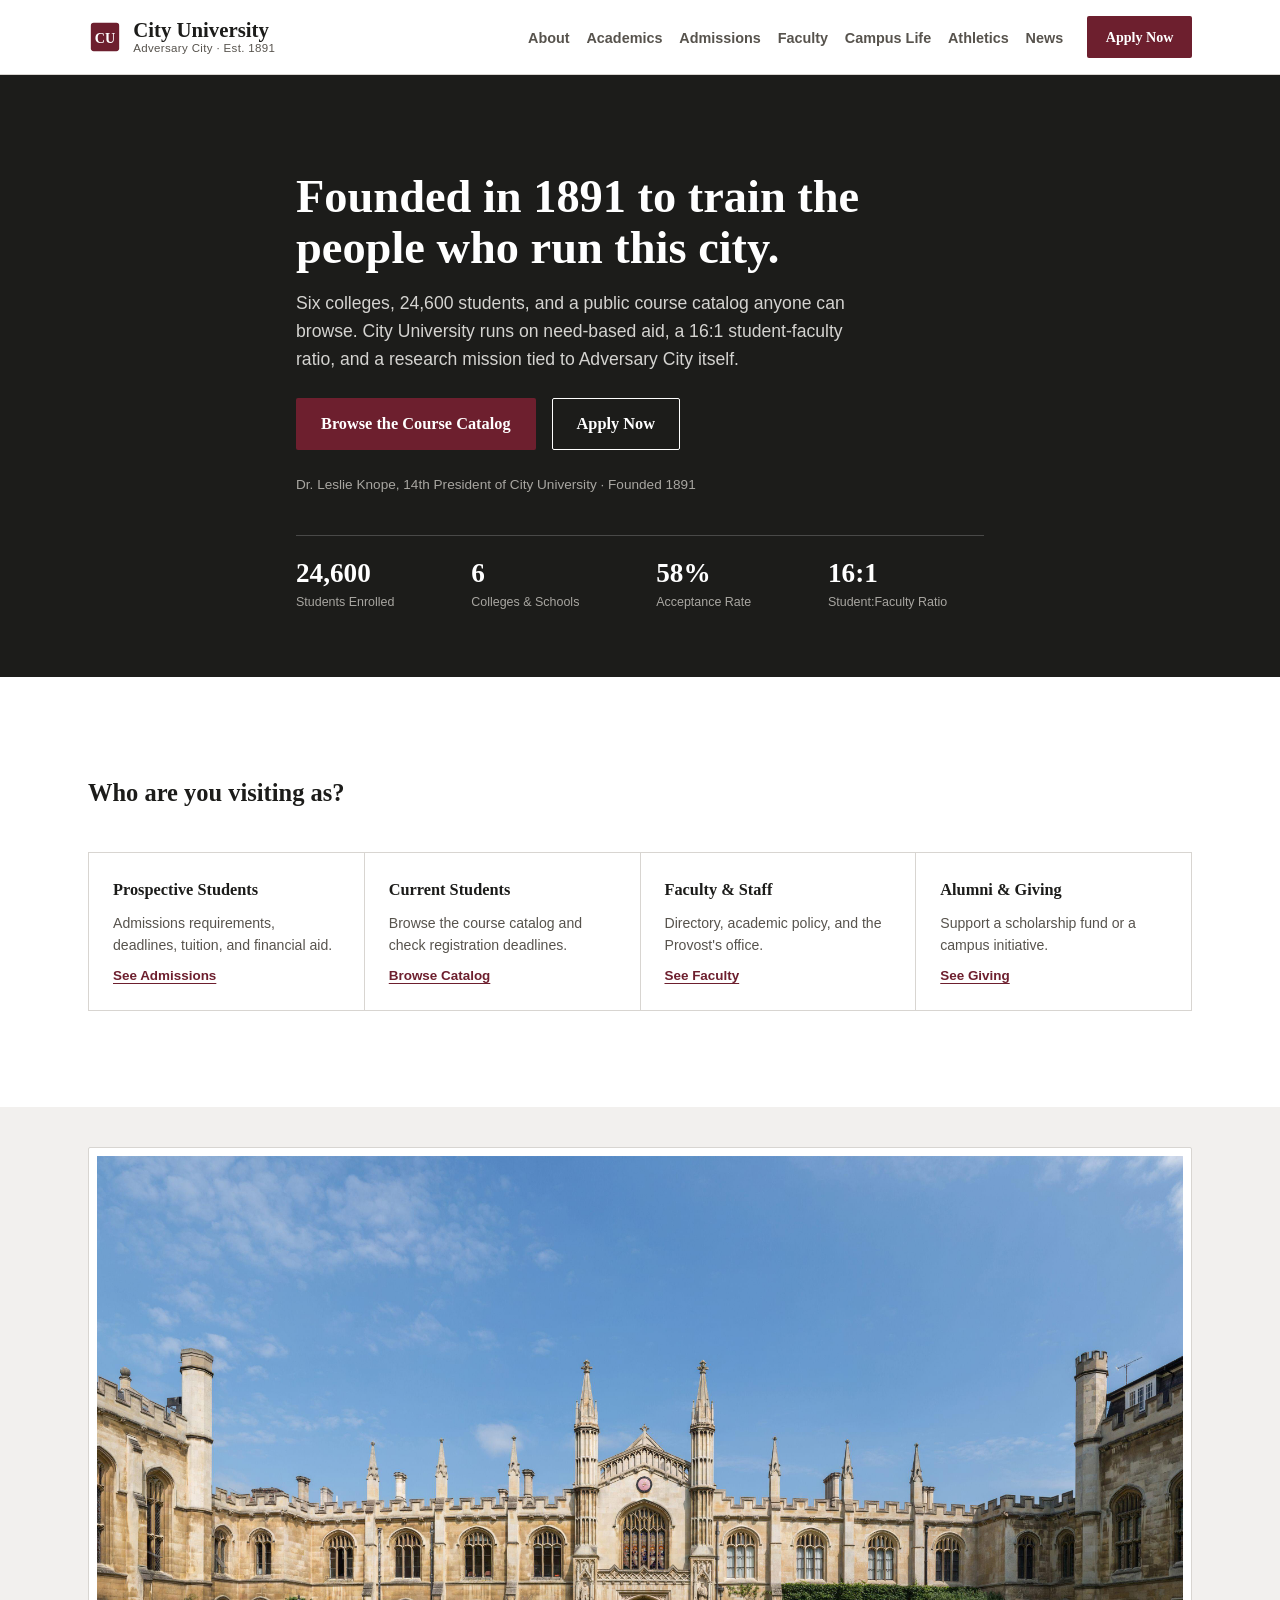
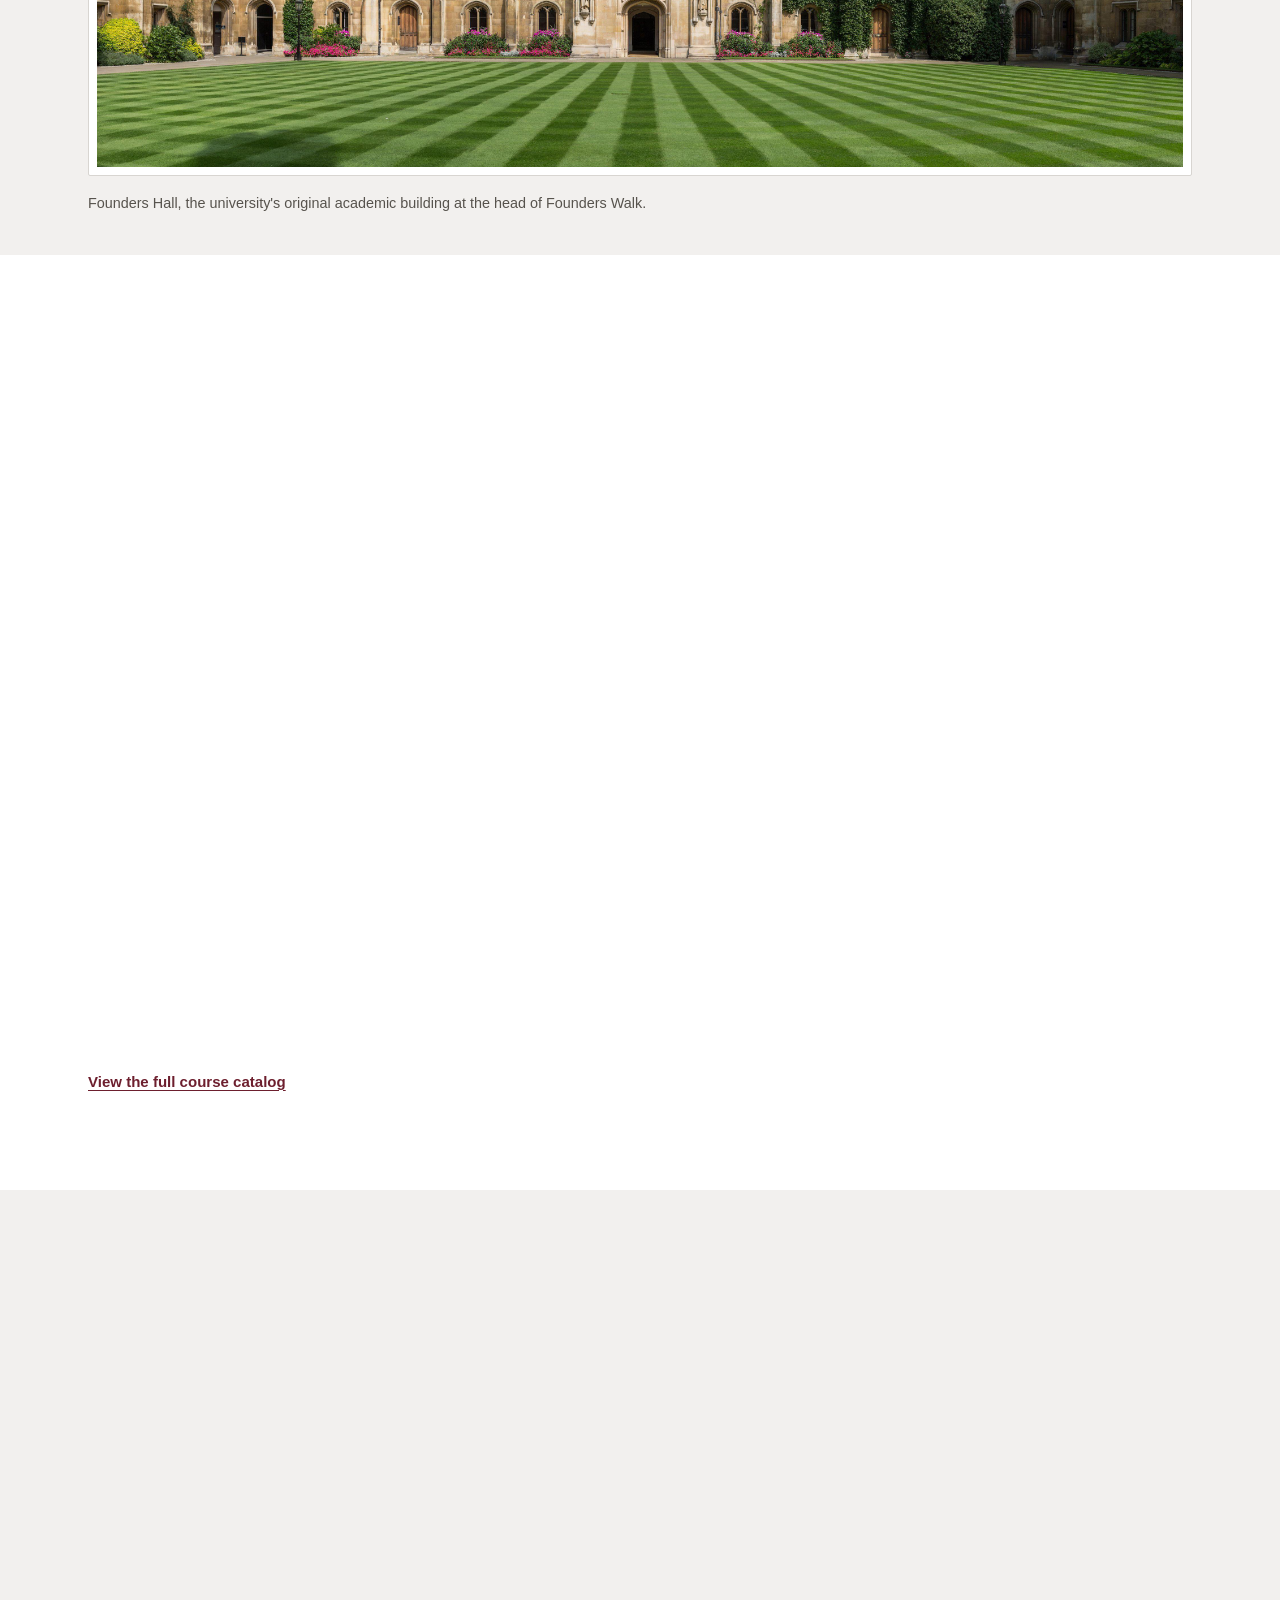
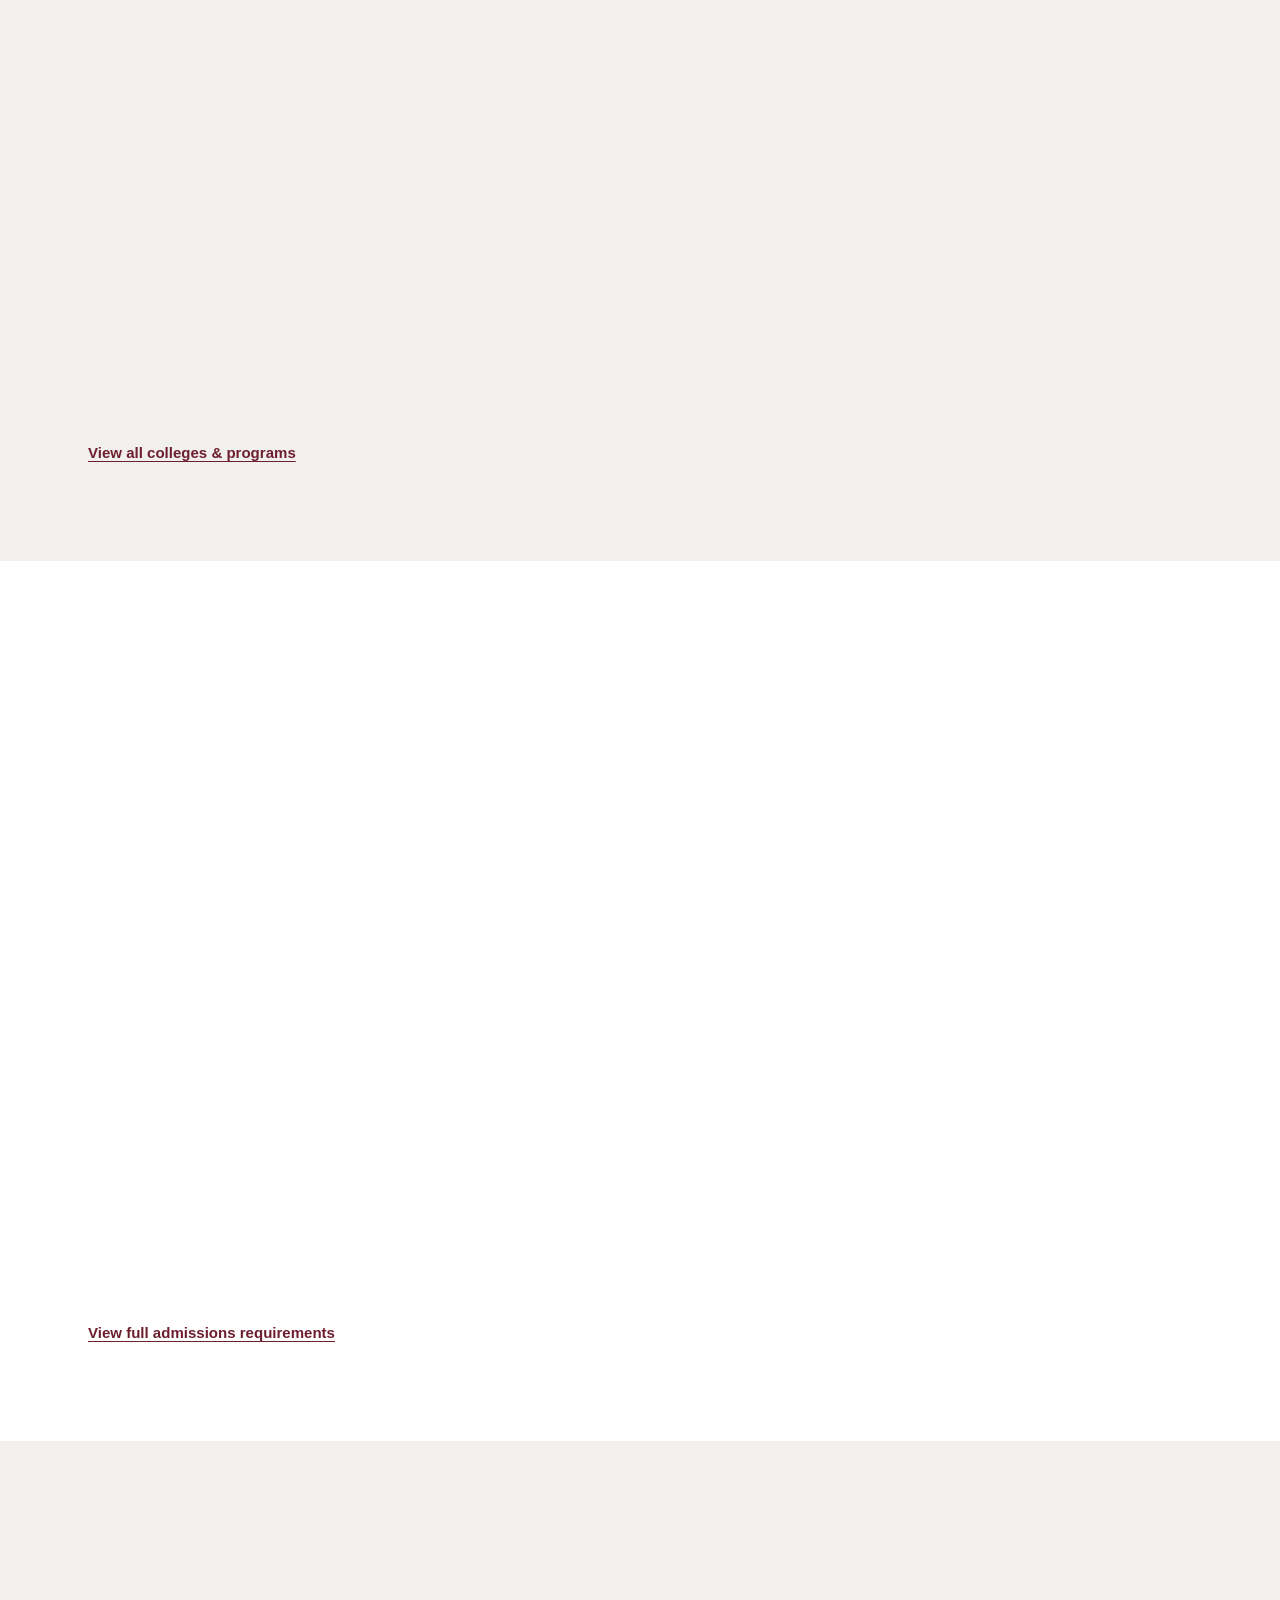
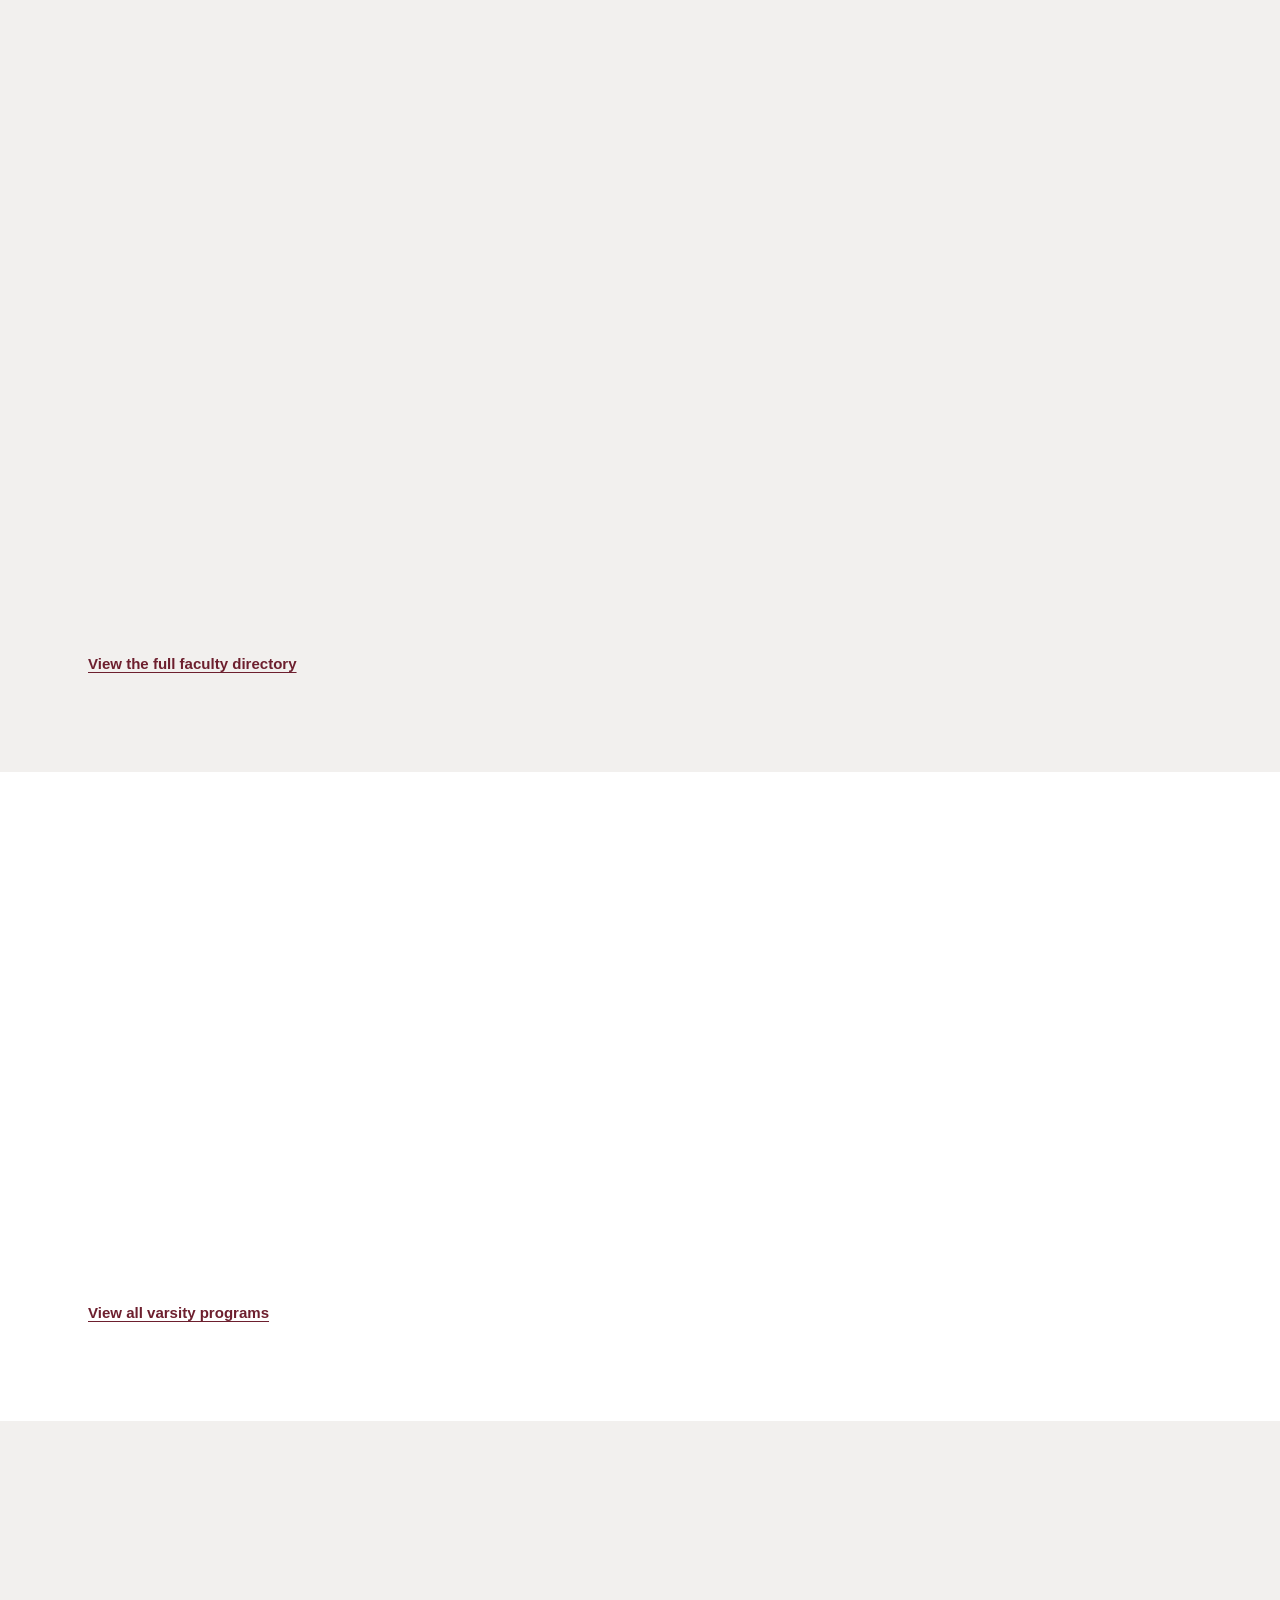
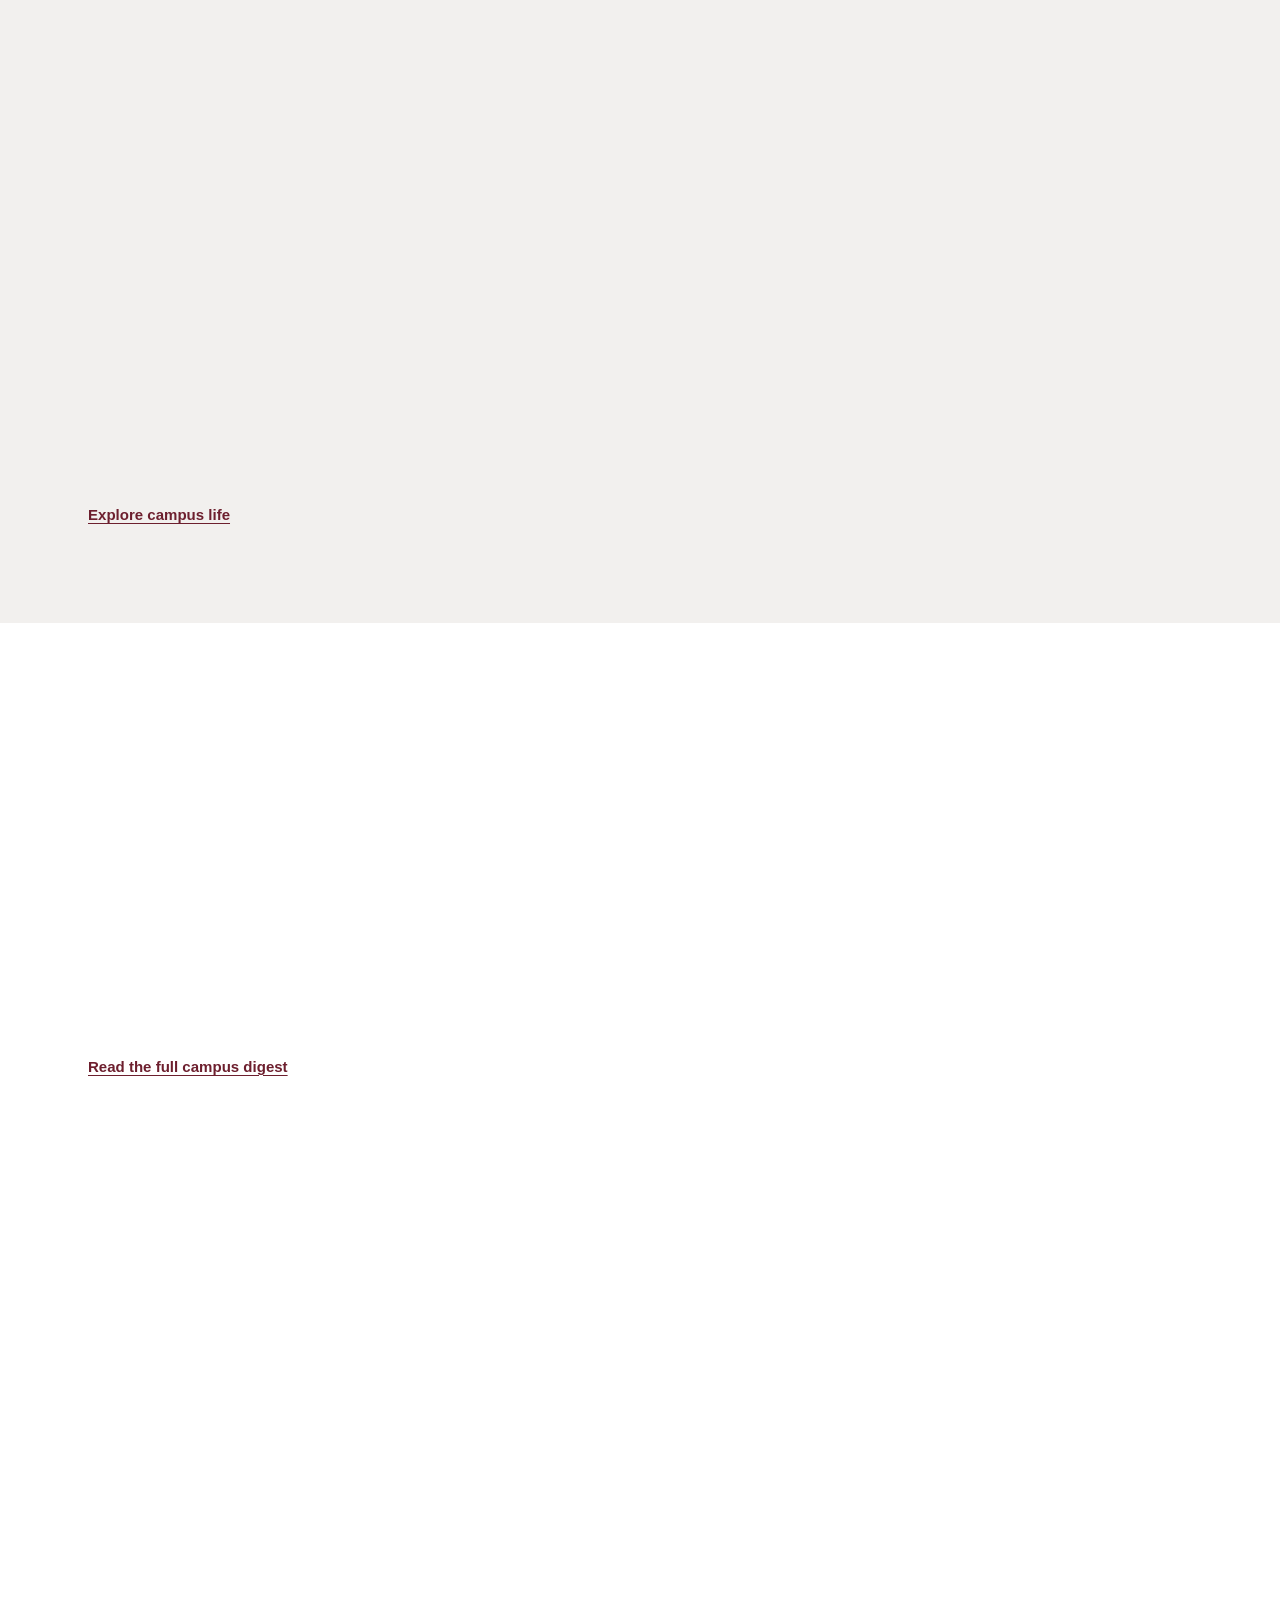
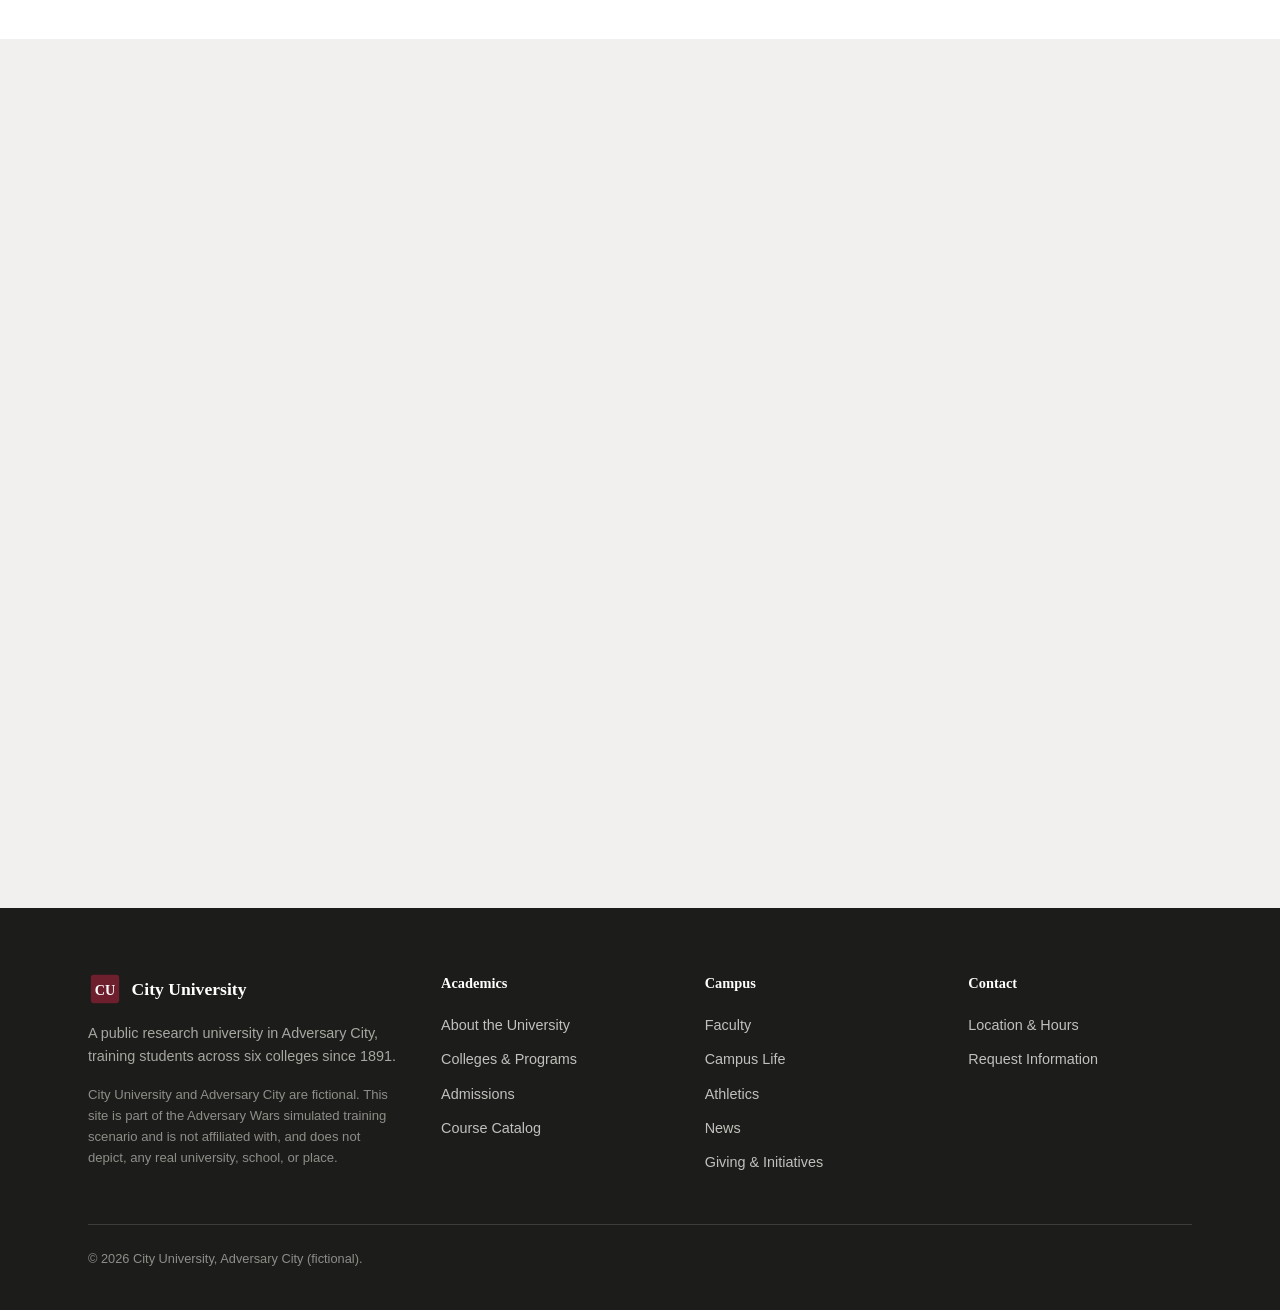
<file: index.html>
<!DOCTYPE html>
<!--
  Adversary Wars simulation project, set in the fictional city of Adversary City.
  City University is a fictional facility in the fictional city of Adversary
  City. This site was built for a simulated training/CTF scenario and is not
  intended to represent, impersonate, or harm any real university, school,
  organization, or place.
-->
<html lang="en">
<head>
  <meta charset="UTF-8" />
  <meta name="viewport" content="width=device-width, initial-scale=1.0" />
  <title>City University | Adversary City</title>
  <meta name="robots" content="noindex, nofollow" />
  <meta name="disclaimer" content="City University and Adversary City are fictional, built for the Adversary Wars simulated training scenario. Not affiliated with, and does not depict, any real university, school, or place." />
  <meta name="description" content="City University in Adversary City: six colleges, 24,600 students, and the public course catalog, admissions process, and campus life of a fictional public research university." />
  <meta http-equiv="Content-Security-Policy" content="default-src 'self'; img-src 'self' data:; style-src 'self'; script-src 'self'; object-src 'none'; base-uri 'self'; form-action 'self'; frame-ancestors 'none';" />
  <link rel="icon" href="data:image/svg+xml,%3Csvg xmlns='http://www.w3.org/2000/svg' viewBox='0 0 24 24'%3E%3Crect x='2' y='2' width='20' height='20' rx='2' fill='%236D1F2E'/%3E%3Ctext x='12' y='16.5' text-anchor='middle' font-family='Georgia,serif' font-weight='700' font-size='10' fill='%23FFFFFF'%3ECU%3C/text%3E%3C/svg%3E" />
  <link rel="stylesheet" href="css/styles.css" />
</head>
<body>
  <a class="skip-link" href="#main">Skip to content</a>

  <header class="site-header">
    <div class="wrap">
      <a class="brand" href="/">
        <svg class="brand-mark" viewBox="0 0 24 24" aria-hidden="true">
          <rect x="2" y="2" width="20" height="20" rx="2" fill="#6D1F2E" />
          <text x="12" y="16.5" text-anchor="middle" font-family="Georgia, 'Times New Roman', serif" font-weight="700" font-size="10" fill="#FFFFFF">CU</text>
        </svg>
        <span class="brand-text">
          <span class="brand-name">City University</span>
          <span class="brand-sub">Adversary City · Est. 1891</span>
        </span>
      </a>

      <button class="nav-toggle" id="nav-toggle" type="button" aria-expanded="false" aria-controls="primary-nav">
        <svg viewBox="0 0 24 24" fill="none" stroke="currentColor" stroke-width="2"><path d="M3 6h18M3 12h18M3 18h18" /></svg>
        <span class="visually-hidden">Menu</span>
      </button>

      <nav class="primary-nav" id="primary-nav" aria-label="Primary">
        <ul>
          <li><a href="about/">About</a></li>
          <li><a href="academics/">Academics</a></li>
          <li><a href="admissions/">Admissions</a></li>
          <li><a href="faculty/">Faculty</a></li>
          <li><a href="campus-life/">Campus Life</a></li>
          <li><a href="athletics/">Athletics</a></li>
          <li><a href="news/">News</a></li>
        </ul>
        <a class="btn btn-primary" href="admissions/">Apply Now</a>
      </nav>
    </div>
  </header>

  <main id="main">
    <section class="hero">
      <div class="wrap">
        <h1>Founded in 1891 to train the people who run this city.</h1>
        <p class="lede">Six colleges, 24,600 students, and a public course catalog anyone can browse. City University runs on need-based aid, a 16:1 student-faculty ratio, and a research mission tied to Adversary City itself.</p>
        <div class="hero-actions">
          <a class="btn btn-primary" href="#catalog">Browse the Course Catalog</a>
          <a class="btn btn-secondary btn-on-dark" href="admissions/">Apply Now</a>
        </div>
        <p class="hero-credential">Dr. Leslie Knope, 14th President of City University · Founded 1891</p>

        <div class="hero-stats">
          <div class="hero-stat">
            <span class="hero-stat-value">24,600</span>
            <span class="hero-stat-label">Students Enrolled</span>
          </div>
          <div class="hero-stat">
            <span class="hero-stat-value">6</span>
            <span class="hero-stat-label">Colleges &amp; Schools</span>
          </div>
          <div class="hero-stat">
            <span class="hero-stat-value">58%</span>
            <span class="hero-stat-label">Acceptance Rate</span>
          </div>
          <div class="hero-stat">
            <span class="hero-stat-value">16:1</span>
            <span class="hero-stat-label">Student:Faculty Ratio</span>
          </div>
        </div>
      </div>
    </section>

    <section class="section" id="find-your-path" aria-labelledby="audience-heading">
      <div class="wrap">
        <div class="section-head reveal">
          <h2 id="audience-heading">Who are you visiting as?</h2>
        </div>

        <div class="audience-grid reveal">
          <a class="audience-tile" href="admissions/">
            <h3>Prospective Students</h3>
            <p>Admissions requirements, deadlines, tuition, and financial aid.</p>
            <span class="audience-tile-link">See Admissions</span>
          </a>
          <a class="audience-tile" href="catalog/">
            <h3>Current Students</h3>
            <p>Browse the course catalog and check registration deadlines.</p>
            <span class="audience-tile-link">Browse Catalog</span>
          </a>
          <a class="audience-tile" href="faculty/">
            <h3>Faculty &amp; Staff</h3>
            <p>Directory, academic policy, and the Provost's office.</p>
            <span class="audience-tile-link">See Faculty</span>
          </a>
          <a class="audience-tile" href="#giving">
            <h3>Alumni &amp; Giving</h3>
            <p>Support a scholarship fund or a campus initiative.</p>
            <span class="audience-tile-link">See Giving</span>
          </a>
        </div>
      </div>
    </section>

    <figure class="hero-frame">
      <div class="wrap">
        <div class="illus-frame">
          <img src="assets/images/university.jpg" width="3840" height="2160" alt="A Gothic Revival stone courtyard with twin spires, arched windows, ivy-covered walls, and a manicured lawn." fetchpriority="high" />
        </div>
        <figcaption>Founders Hall, the university's original academic building at the head of Founders Walk.</figcaption>
      </div>
    </figure>

    <section class="section" id="catalog" aria-labelledby="catalog-heading">
      <div class="wrap">
        <div class="section-head reveal">
          <h2 id="catalog-heading">Browse a sample of the course catalog.</h2>
          <p>Every course a student registers for lives in one public catalog. Pick a department below to see what's open this term.</p>
        </div>

        <div class="catalog-search reveal">
          <label for="catalog-search">Find a course or department</label>
          <p class="catalog-search-hint">Searches this sample catalog only. Try "CS", "Business", or "HIST 230".</p>
          <div class="catalog-search-row">
            <input type="text" id="catalog-search" placeholder="Search courses and departments" />
            <button type="button" class="btn btn-primary" id="catalog-search-btn">Search</button>
          </div>
          <p class="catalog-search-note" id="catalog-search-note" role="status"></p>
        </div>

        <div class="catalog-drawer reveal">
            <div class="catalog-label">
              <span class="catalog-label-text">Courses · Fall 2026 · Vol. II</span>
              <span class="catalog-label-demo">Demonstration Data</span>
            </div>

            <ul class="guide-tabs" role="tablist" aria-label="Filter courses by department">
              <li class="guide-tab is-active" data-dept="CS" role="tab" aria-selected="true" tabindex="0">CS</li>
              <li class="guide-tab" data-dept="BUS" role="tab" aria-selected="false" tabindex="0">BUS</li>
              <li class="guide-tab" data-dept="BIO" role="tab" aria-selected="false" tabindex="0">BIO</li>
              <li class="guide-tab" data-dept="HIST" role="tab" aria-selected="false" tabindex="0">HIST</li>
            </ul>

            <div class="index-cards">
              <div class="index-card is-shown" data-dept="CS">
                <span class="index-card-code">CS 101</span>
                <h3 class="index-card-title">Introduction to Programming</h3>
                <div class="index-card-meta"><span>3 credits · Fall/Spring</span><span class="index-card-seats">12/30 open</span></div>
              </div>
              <div class="index-card is-shown" data-dept="CS">
                <span class="index-card-code">CS 220</span>
                <h3 class="index-card-title">Data Structures</h3>
                <div class="index-card-meta"><span>4 credits · Fall</span><span class="index-card-seats">4/28 open</span></div>
              </div>
              <div class="index-card is-shown" data-dept="CS">
                <span class="index-card-code">CS 410</span>
                <h3 class="index-card-title">Robotics &amp; Automation Lab</h3>
                <div class="index-card-meta"><span>3 credits · Spring</span><span class="index-card-seats is-full">Full · Waitlist</span></div>
              </div>

              <div class="index-card" data-dept="BUS">
                <span class="index-card-code">BUS 101</span>
                <h3 class="index-card-title">Principles of Management</h3>
                <div class="index-card-meta"><span>3 credits · Fall/Spring</span><span class="index-card-seats">20/40 open</span></div>
              </div>
              <div class="index-card" data-dept="BUS">
                <span class="index-card-code">BUS 250</span>
                <h3 class="index-card-title">Entrepreneurship Studio I</h3>
                <div class="index-card-meta"><span>3 credits · Fall</span><span class="index-card-seats">6/20 open</span></div>
              </div>
              <div class="index-card" data-dept="BUS">
                <span class="index-card-code">BUS 340</span>
                <h3 class="index-card-title">Marketing Analytics</h3>
                <div class="index-card-meta"><span>3 credits · Spring</span><span class="index-card-seats is-full">Full · Waitlist</span></div>
              </div>

              <div class="index-card" data-dept="BIO">
                <span class="index-card-code">BIO 101</span>
                <h3 class="index-card-title">General Biology I</h3>
                <div class="index-card-meta"><span>4 credits · Fall/Spring</span><span class="index-card-seats">15/32 open</span></div>
              </div>
              <div class="index-card" data-dept="BIO">
                <span class="index-card-code">BIO 240</span>
                <h3 class="index-card-title">Human Anatomy &amp; Physiology</h3>
                <div class="index-card-meta"><span>4 credits · Fall</span><span class="index-card-seats">3/24 open</span></div>
              </div>
              <div class="index-card" data-dept="BIO">
                <span class="index-card-code">BIO 415</span>
                <h3 class="index-card-title">Field Ecology</h3>
                <div class="index-card-meta"><span>3 credits · Summer</span><span class="index-card-seats">8/16 open</span></div>
              </div>

              <div class="index-card" data-dept="HIST">
                <span class="index-card-code">HIST 101</span>
                <h3 class="index-card-title">World History to 1500</h3>
                <div class="index-card-meta"><span>3 credits · Fall/Spring</span><span class="index-card-seats">18/35 open</span></div>
              </div>
              <div class="index-card" data-dept="HIST">
                <span class="index-card-code">HIST 230</span>
                <h3 class="index-card-title">Adversary City: An Urban History</h3>
                <div class="index-card-meta"><span>3 credits · Fall</span><span class="index-card-seats">10/25 open</span></div>
              </div>
              <div class="index-card" data-dept="HIST">
                <span class="index-card-code">HIST 401</span>
                <h3 class="index-card-title">Senior Research Seminar</h3>
                <div class="index-card-meta"><span>3 credits · Spring</span><span class="index-card-seats">2/15 open</span></div>
              </div>
            </div>

            <p class="catalog-foot">Sample listings shown for the Adversary Wars simulation. Seat counts update nightly in the real registrar system.</p>
        </div>
        <a class="section-link" href="catalog/">View the full course catalog</a>
      </div>
    </section>

    <section class="section section-tint" id="academics">
      <div class="wrap">
        <div class="section-head reveal">
          <h2>Six colleges, one campus.</h2>
          <p>Every college reports to the Provost's office and shares the same general-education core. Open a college to see its dean and program count.</p>
        </div>

        <div class="accordion reveal">
          <div class="accordion-item is-open">
            <button class="accordion-trigger" type="button" aria-expanded="true">
              <span class="accordion-trigger-meta">
                College of Arts &amp; Sciences
                <span class="accordion-trigger-dean">Dean Donna Meagle</span>
              </span>
              <svg class="accordion-icon" viewBox="0 0 24 24" fill="none" stroke="currentColor" stroke-width="2" aria-hidden="true"><path d="M12 5v14M5 12h14" /></svg>
            </button>
            <div class="accordion-panel">
              <p>The university's founding college, spanning 22 departments across the humanities, sciences, and the arts.</p>
              <dl>
                <dt>Programs</dt><dd>42</dd>
                <dt>Undergraduate Majors</dt><dd>34</dd>
                <dt>Notable Program</dt><dd>Environmental Studies</dd>
              </dl>
            </div>
          </div>

          <div class="accordion-item">
            <button class="accordion-trigger" type="button" aria-expanded="false">
              <span class="accordion-trigger-meta">
                College of Engineering
                <span class="accordion-trigger-dean">Dean Ben Wyatt</span>
              </span>
              <svg class="accordion-icon" viewBox="0 0 24 24" fill="none" stroke="currentColor" stroke-width="2" aria-hidden="true"><path d="M12 5v14M5 12h14" /></svg>
            </button>
            <div class="accordion-panel">
              <p>Six ABET-accredited majors, housed in the campus's newest research annex.</p>
              <dl>
                <dt>Programs</dt><dd>11</dd>
                <dt>Undergraduate Majors</dt><dd>6</dd>
                <dt>Notable Program</dt><dd>Robotics &amp; Automation</dd>
              </dl>
            </div>
          </div>

          <div class="accordion-item">
            <button class="accordion-trigger" type="button" aria-expanded="false">
              <span class="accordion-trigger-meta">
                College of Business
                <span class="accordion-trigger-dean">Dean Tom Haverford</span>
              </span>
              <svg class="accordion-icon" viewBox="0 0 24 24" fill="none" stroke="currentColor" stroke-width="2" aria-hidden="true"><path d="M12 5v14M5 12h14" /></svg>
            </button>
            <div class="accordion-panel">
              <p>AACSB-accredited programs built around a growing entrepreneurship track.</p>
              <dl>
                <dt>Programs</dt><dd>14</dd>
                <dt>Undergraduate Majors</dt><dd>8</dd>
                <dt>Notable Program</dt><dd>Entrepreneurship Studio</dd>
              </dl>
            </div>
          </div>

          <div class="accordion-item">
            <button class="accordion-trigger" type="button" aria-expanded="false">
              <span class="accordion-trigger-meta">
                College of Health Sciences
                <span class="accordion-trigger-dean">Dean Ann Perkins</span>
              </span>
              <svg class="accordion-icon" viewBox="0 0 24 24" fill="none" stroke="currentColor" stroke-width="2" aria-hidden="true"><path d="M12 5v14M5 12h14" /></svg>
            </button>
            <div class="accordion-panel">
              <p>Nursing, public health, and kinesiology, anchored by the campus health clinic.</p>
              <dl>
                <dt>Programs</dt><dd>9</dd>
                <dt>Undergraduate Majors</dt><dd>5</dd>
                <dt>Notable Program</dt><dd>Bachelor of Science in Nursing</dd>
              </dl>
            </div>
          </div>

          <div class="accordion-item">
            <button class="accordion-trigger" type="button" aria-expanded="false">
              <span class="accordion-trigger-meta">
                School of Education
                <span class="accordion-trigger-dean">Dean Garry Gergich</span>
              </span>
              <svg class="accordion-icon" viewBox="0 0 24 24" fill="none" stroke="currentColor" stroke-width="2" aria-hidden="true"><path d="M12 5v14M5 12h14" /></svg>
            </button>
            <div class="accordion-panel">
              <p>Licensure programs for teachers and school counselors across the region.</p>
              <dl>
                <dt>Programs</dt><dd>7</dd>
                <dt>Undergraduate Majors</dt><dd>3</dd>
                <dt>Notable Program</dt><dd>Special Education Certificate</dd>
              </dl>
            </div>
          </div>

          <div class="accordion-item">
            <button class="accordion-trigger" type="button" aria-expanded="false">
              <span class="accordion-trigger-meta">
                Graduate School
                <span class="accordion-trigger-dean">Dean Chris Traeger</span>
              </span>
              <svg class="accordion-icon" viewBox="0 0 24 24" fill="none" stroke="currentColor" stroke-width="2" aria-hidden="true"><path d="M12 5v14M5 12h14" /></svg>
            </button>
            <div class="accordion-panel">
              <p>Master's and doctoral programs drawing faculty from all five undergraduate colleges.</p>
              <dl>
                <dt>Programs</dt><dd>28</dd>
                <dt>Degrees Offered</dt><dd>MA, MS, MBA, PhD</dd>
                <dt>Notable Program</dt><dd>PhD in Public Policy</dd>
              </dl>
            </div>
          </div>
        </div>
        <a class="section-link" href="academics/">View all colleges &amp; programs</a>
      </div>
    </section>

    <section class="section" id="admissions">
      <div class="wrap">
        <div class="section-head reveal">
          <h2>How to apply.</h2>
          <p>Four steps from application to your first day of orientation.</p>
        </div>

        <ol class="step-list reveal">
          <li class="step-item">
            <span class="step-number">01</span>
            <div>
              <h3>Submit the Universal Application</h3>
              <p>Apply with your transcript, a short essay, and a $50 fee, waived for students who qualify.</p>
              <span class="step-deadline">Priority: Nov 1</span>
            </div>
          </li>
          <li class="step-item">
            <span class="step-number">02</span>
            <div>
              <h3>Send supporting materials</h3>
              <p>Test scores are optional. Two letters of recommendation and a counselor report complete the file.</p>
              <span class="step-deadline">Due: Dec 15</span>
            </div>
          </li>
          <li class="step-item">
            <span class="step-number">03</span>
            <div>
              <h3>Admissions review</h3>
              <p>A committee reads every application in full. Nothing here is decided by an algorithm.</p>
              <span class="step-deadline">Decisions: Feb 1</span>
            </div>
          </li>
          <li class="step-item">
            <span class="step-number">04</span>
            <div>
              <h3>Enroll &amp; orientation</h3>
              <p>Confirm your spot, register for First-Year Orientation, and meet your academic advisor.</p>
              <span class="step-deadline">Confirm by: May 1</span>
            </div>
          </li>
        </ol>
        <a class="section-link" href="admissions/">View full admissions requirements</a>
      </div>
    </section>

    <section class="section section-tint" id="faculty">
      <div class="wrap">
        <div class="section-head reveal">
          <h2>Faculty shaping the classroom.</h2>
        </div>

        <ul class="masthead-list reveal">
          <li class="masthead-row">
            <span>
              <span class="masthead-name">Dr. Leslie Knope</span>
              <span class="masthead-role">President</span>
              <span class="masthead-note">Started as a City University admissions counselor in 2003 before returning as its 14th president.</span>
            </span>
            <span class="masthead-dept">Office of the President</span>
          </li>
          <li class="masthead-row">
            <span>
              <span class="masthead-name">Dr. Ben Wyatt</span>
              <span class="masthead-role">Provost &amp; Dean, College of Engineering</span>
              <span class="masthead-note">Oversees academic policy across all six colleges.</span>
            </span>
            <span class="masthead-dept">Office of the Provost</span>
          </li>
          <li class="masthead-row">
            <span>
              <span class="masthead-name">Dr. Jeff Winger</span>
              <span class="masthead-role">Professor of Communication Studies</span>
              <span class="masthead-note">Teaches Persuasive Rhetoric, the most oversubscribed course on campus.</span>
            </span>
            <span class="masthead-dept">Arts &amp; Sciences</span>
          </li>
          <li class="masthead-row">
            <span>
              <span class="masthead-name">Dr. Sheldon Cooper</span>
              <span class="masthead-role">Professor of Theoretical Physics</span>
              <span class="masthead-note">Directs the undergraduate research track in the Physics Department.</span>
            </span>
            <span class="masthead-dept">Engineering</span>
          </li>
          <li class="masthead-row">
            <span>
              <span class="masthead-name">Dr. Britta Perry</span>
              <span class="masthead-role">Associate Professor of Psychology</span>
              <span class="masthead-note">Runs the campus's community mental health clinic training program.</span>
            </span>
            <span class="masthead-dept">Arts &amp; Sciences</span>
          </li>
        </ul>
        <a class="section-link" href="faculty/">View the full faculty directory</a>
      </div>
    </section>

    <section class="section" id="athletics">
      <div class="wrap">
        <div class="section-head reveal">
          <h2>The City University Larks, Founders Conference.</h2>
          <p>Athletics Director Andy Dwyer oversees 14 varsity programs. Football results below are illustrative.</p>
        </div>

        <div class="scoreboard reveal">
          <div class="scoreboard-panel">
            <h3>Recent Results</h3>
            <div class="score-row"><span class="score-opponent">vs. Harrow State</span><span class="score-digits">24-17</span><span class="score-result is-win">W</span></div>
            <div class="score-row"><span class="score-opponent">at Brindlewood Tech</span><span class="score-digits">31-14</span><span class="score-result is-win">W</span></div>
            <div class="score-row"><span class="score-opponent">vs. Fenwick College</span><span class="score-digits">20-27</span><span class="score-result is-loss">L</span></div>
            <div class="score-row"><span class="score-opponent">at Oldbridge University</span><span class="score-digits">45-10</span><span class="score-result is-win">W</span></div>
          </div>
          <div class="scoreboard-panel">
            <h3>Upcoming Schedule</h3>
            <div class="schedule-row"><span class="schedule-date">Sep 12</span><span class="score-opponent">vs. Marrow Valley</span></div>
            <div class="schedule-row"><span class="schedule-date">Sep 19</span><span class="score-opponent">at Kestrel Tech</span></div>
            <div class="schedule-row"><span class="schedule-date">Sep 26</span><span class="score-opponent">vs. Thornfield University</span></div>
            <div class="schedule-row"><span class="schedule-date">Oct 3</span><span class="score-opponent">at Galehaven College</span></div>
          </div>
        </div>
        <a class="section-link" href="athletics/">View all varsity programs</a>
      </div>
    </section>

    <section class="section section-tint" id="campus-life">
      <div class="wrap">
        <div class="section-head reveal">
          <h2>Life outside the classroom.</h2>
          <p>Nine residence halls, over 140 registered student organizations, and a dining hall that seats 900 at once.</p>
        </div>

        <div class="photo-duo reveal">
          <figure>
            <div class="illus-frame">
              <img src="assets/images/library.jpg" width="595" height="336" loading="lazy" alt="A library interior with tall wooden bookshelves and arched doorways leading between reading rooms." />
            </div>
            <figcaption>Founders Library reading room, open until midnight during exam weeks.</figcaption>
          </figure>
          <figure>
            <div class="illus-frame">
              <img src="assets/images/images.jpg" width="547" height="365" loading="lazy" alt="A campus lawn crossed by diagonal walking paths and lined with trees, leading toward a building in the distance." />
            </div>
            <figcaption>Founders Walk, the main quad connecting the residence halls to Founders Hall.</figcaption>
          </figure>
        </div>
        <a class="section-link" href="campus-life/">Explore campus life</a>
      </div>
    </section>

    <section class="section" id="news">
      <div class="wrap">
        <div class="section-head reveal">
          <h2>The Campus Digest.</h2>
          <p>News from around campus, posted by the Office of Communications.</p>
        </div>

        <div class="digest-grid reveal">
          <div class="digest-card">
            <span class="digest-tag">Research</span>
            <span class="digest-date">Jul 14, 2026</span>
            <h3>Engineering annex opens robotics lab to undergraduates</h3>
            <p>CS 410 and ME 330 students get first access to the new automation bay.</p>
          </div>
          <div class="digest-card">
            <span class="digest-tag">Admissions</span>
            <span class="digest-date">Jun 30, 2026</span>
            <h3>Fall applications up 9 percent over last year</h3>
            <p>The Registrar's Office reports the largest applicant pool in university history.</p>
          </div>
          <div class="digest-card">
            <span class="digest-tag">Athletics</span>
            <span class="digest-date">Jun 18, 2026</span>
            <h3>Larks football opens fall camp August 4</h3>
            <p>Founders Stadium renovations finish in time for the season opener.</p>
          </div>
        </div>
        <a class="section-link" href="news/">Read the full campus digest</a>
      </div>
    </section>

    <section class="section" id="giving" aria-labelledby="giving-heading">
      <div class="wrap">
        <div class="section-head reveal">
          <h2 id="giving-heading">Where alumni support goes.</h2>
        </div>

        <div class="campaign-grid reveal">
          <div class="campaign-tile">
            <h3>Founders Scholarship Fund</h3>
            <p>Need-based aid for Adversary City residents, funded entirely by alumni gifts.</p>
            <a class="section-link" href="admissions/#tuition-aid">See tuition &amp; aid</a>
          </div>
          <div class="campaign-tile">
            <h3>Campus Sustainability Initiative</h3>
            <p>Solar retrofits across all nine residence halls, completed in 2025.</p>
            <a class="section-link" href="about/#history">Read the history</a>
          </div>
          <div class="campaign-tile">
            <h3>First-Generation Student Network</h3>
            <p>Peer mentoring and book grants, for the 29% of the incoming class who are first-generation.</p>
            <a class="section-link" href="campus-life/#student-orgs">See student organizations</a>
          </div>
        </div>
      </div>
    </section>

    <section class="section section-tint" id="contact">
      <div class="wrap">
        <div class="section-head reveal">
          <h2>Contact City University.</h2>
        </div>

        <div class="two-col">
          <div class="reveal panel-card">
            <h3>Location &amp; Contact</h3>
            <ul class="contact-list">
              <li>
                <svg viewBox="0 0 24 24" fill="none" stroke="currentColor" stroke-width="1.6" aria-hidden="true"><path d="M12 21s-6-5.2-6-10a6 6 0 1 1 12 0c0 4.8-6 10-6 10z" /><circle cx="12" cy="11" r="2.2" /></svg>
                <address>
                  City University<br />
                  500 Founders Walk<br />
                  Adversary City, AC 00000
                </address>
              </li>
              <li>
                <svg viewBox="0 0 24 24" fill="none" stroke="currentColor" stroke-width="1.6" aria-hidden="true"><path d="M4 5c0 8.3 6.7 15 15 15l1-4-5-2-2 2c-2-1-4-3-5-5l2-2-2-5-4 1z" /></svg>
                <p class="contact-numbers">
                  Admissions Office: 555-0140<br />
                  Registrar: 555-0141<br />
                  Main line: 555-0142
                </p>
              </li>
              <li>
                <svg viewBox="0 0 24 24" fill="none" stroke="currentColor" stroke-width="1.6" aria-hidden="true"><circle cx="12" cy="12" r="9" /><path d="M12 7v5l3.2 2" /></svg>
                <p class="contact-numbers">Monday to Friday, 8:00 AM to 5:00 PM<br />Closed university holidays</p>
              </li>
            </ul>
            <div class="emergency-callout">
              <strong>Prospective students:</strong> campus tours run Monday through Saturday. Schedule one through the Admissions Office before visiting.
            </div>
          </div>

          <div class="reveal panel-card" id="request-info">
            <h3>Request Information</h3>
            <form id="contact-form" novalidate>
              <p class="form-note">Demonstration form. Nothing is sent or stored when you submit.</p>

              <div class="field">
                <label for="contact-name">Full name</label>
                <input type="text" id="contact-name" name="contact-name" autocomplete="name" required />
              </div>

              <div class="field">
                <label for="contact-reply">Email or phone</label>
                <input type="text" id="contact-reply" name="contact-reply" autocomplete="email" placeholder="you@example.com or 555-0100" required />
              </div>

              <div class="field">
                <label for="contact-program">Program of interest</label>
                <select id="contact-program" name="program">
                  <option>College of Arts &amp; Sciences</option>
                  <option>College of Engineering</option>
                  <option>College of Business</option>
                  <option>College of Health Sciences</option>
                  <option>School of Education</option>
                  <option>Graduate School</option>
                </select>
              </div>

              <div class="field">
                <label for="contact-message">Message</label>
                <textarea id="contact-message" name="contact-message" rows="4" required></textarea>
              </div>

              <button class="btn btn-primary" type="submit">Send Request</button>
              <p class="confirm-panel" id="confirm-panel" role="status"></p>
            </form>
          </div>
        </div>
      </div>
    </section>
  </main>

  <footer class="site-footer">
    <div class="wrap">
      <div class="footer-grid">
        <div class="footer-brand">
          <div class="footer-brand-top">
            <svg class="brand-mark" viewBox="0 0 24 24" aria-hidden="true">
              <rect x="2" y="2" width="20" height="20" rx="2" fill="#6D1F2E" />
              <text x="12" y="16.5" text-anchor="middle" font-family="Georgia, 'Times New Roman', serif" font-weight="700" font-size="10" fill="#FFFFFF">CU</text>
            </svg>
            <span class="brand-name brand-name-invert">City University</span>
          </div>
          <p>A public research university in Adversary City, training students across six colleges since 1891.</p>
          <p class="disclaimer">City University and Adversary City are fictional. This site is part of the Adversary Wars simulated training scenario and is not affiliated with, and does not depict, any real university, school, or place.</p>
        </div>

        <div>
          <h3>Academics</h3>
          <ul>
            <li><a href="about/">About the University</a></li>
            <li><a href="academics/">Colleges &amp; Programs</a></li>
            <li><a href="admissions/">Admissions</a></li>
            <li><a href="catalog/">Course Catalog</a></li>
          </ul>
        </div>

        <div>
          <h3>Campus</h3>
          <ul>
            <li><a href="faculty/">Faculty</a></li>
            <li><a href="campus-life/">Campus Life</a></li>
            <li><a href="athletics/">Athletics</a></li>
            <li><a href="news/">News</a></li>
            <li><a href="#giving">Giving &amp; Initiatives</a></li>
          </ul>
        </div>

        <div>
          <h3>Contact</h3>
          <ul>
            <li><a href="/#contact">Location &amp; Hours</a></li>
            <li><a href="/#request-info">Request Information</a></li>
          </ul>
        </div>
      </div>

      <div class="footer-bottom">
        <p>&copy; <span id="year"></span> City University, Adversary City (fictional).</p>
      </div>
    </div>
  </footer>

  <script src="js/main.js" defer></script>
</body>
</html>
</file>
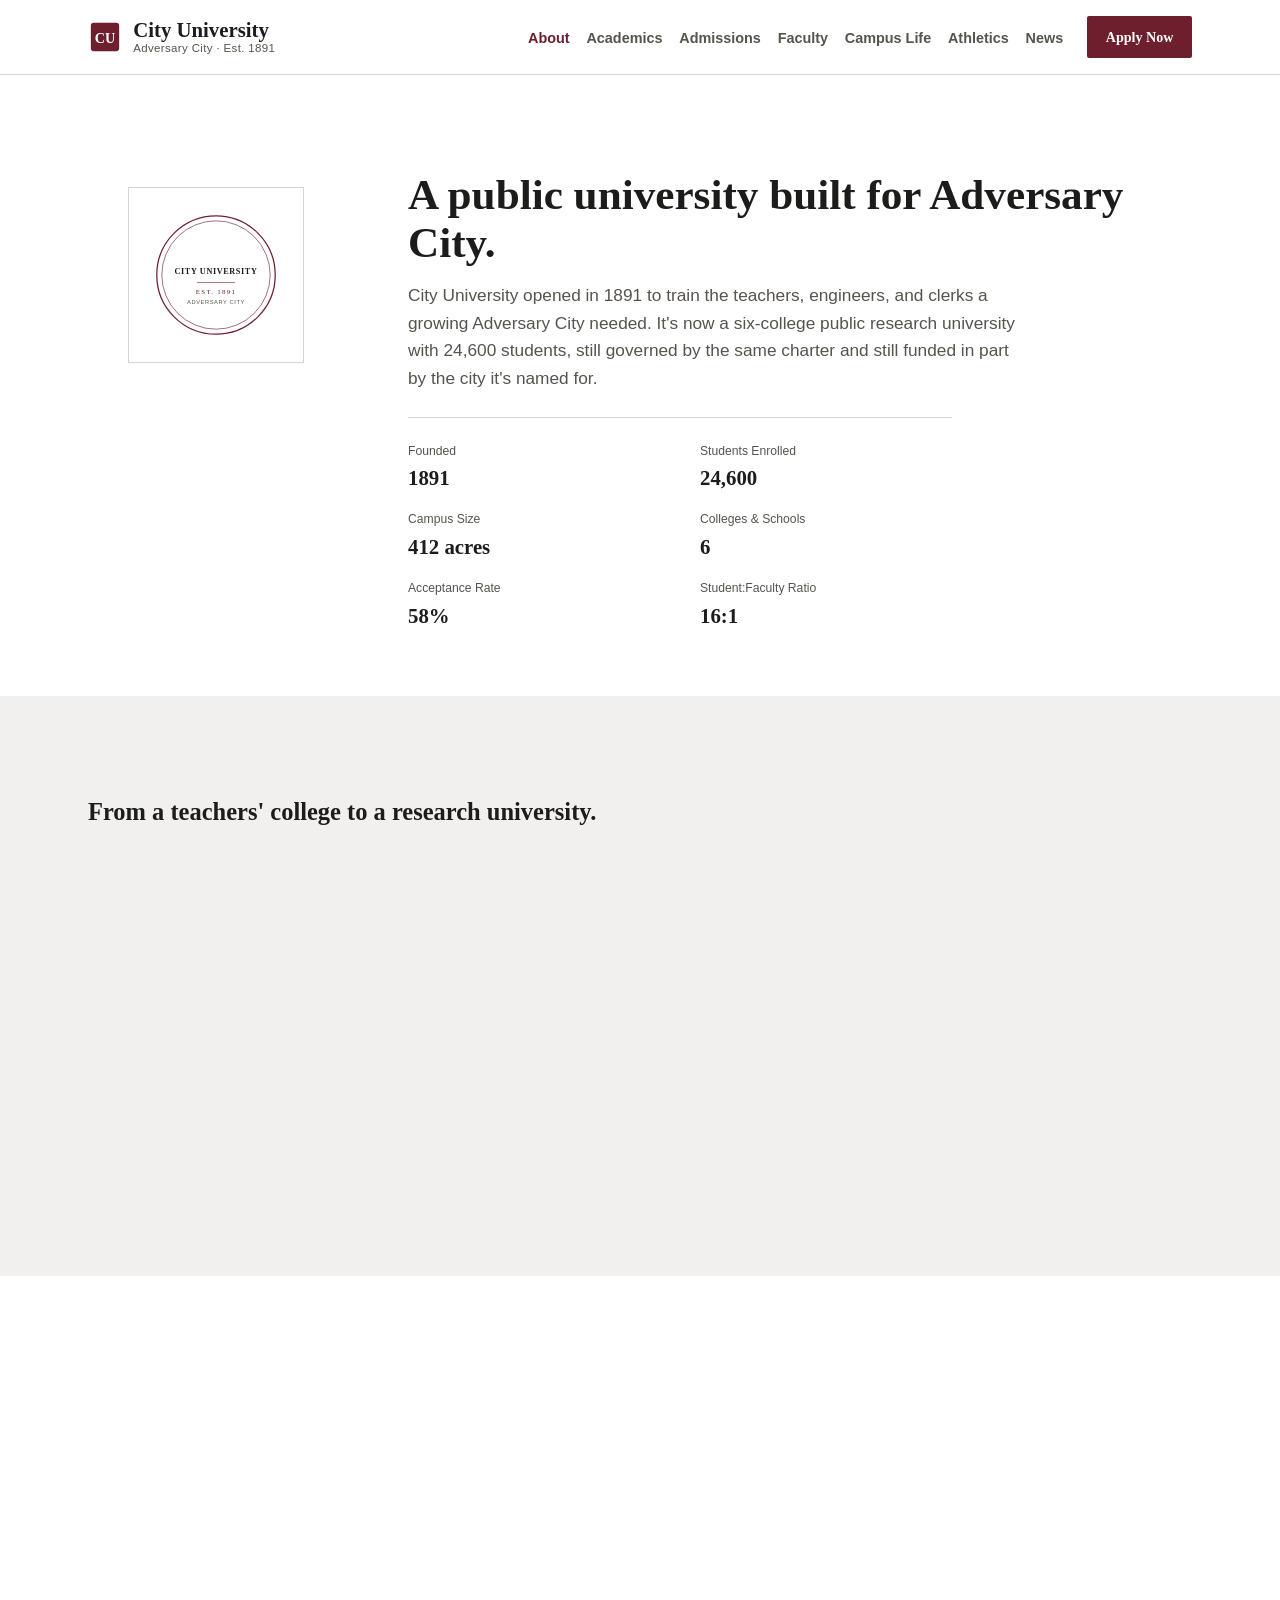
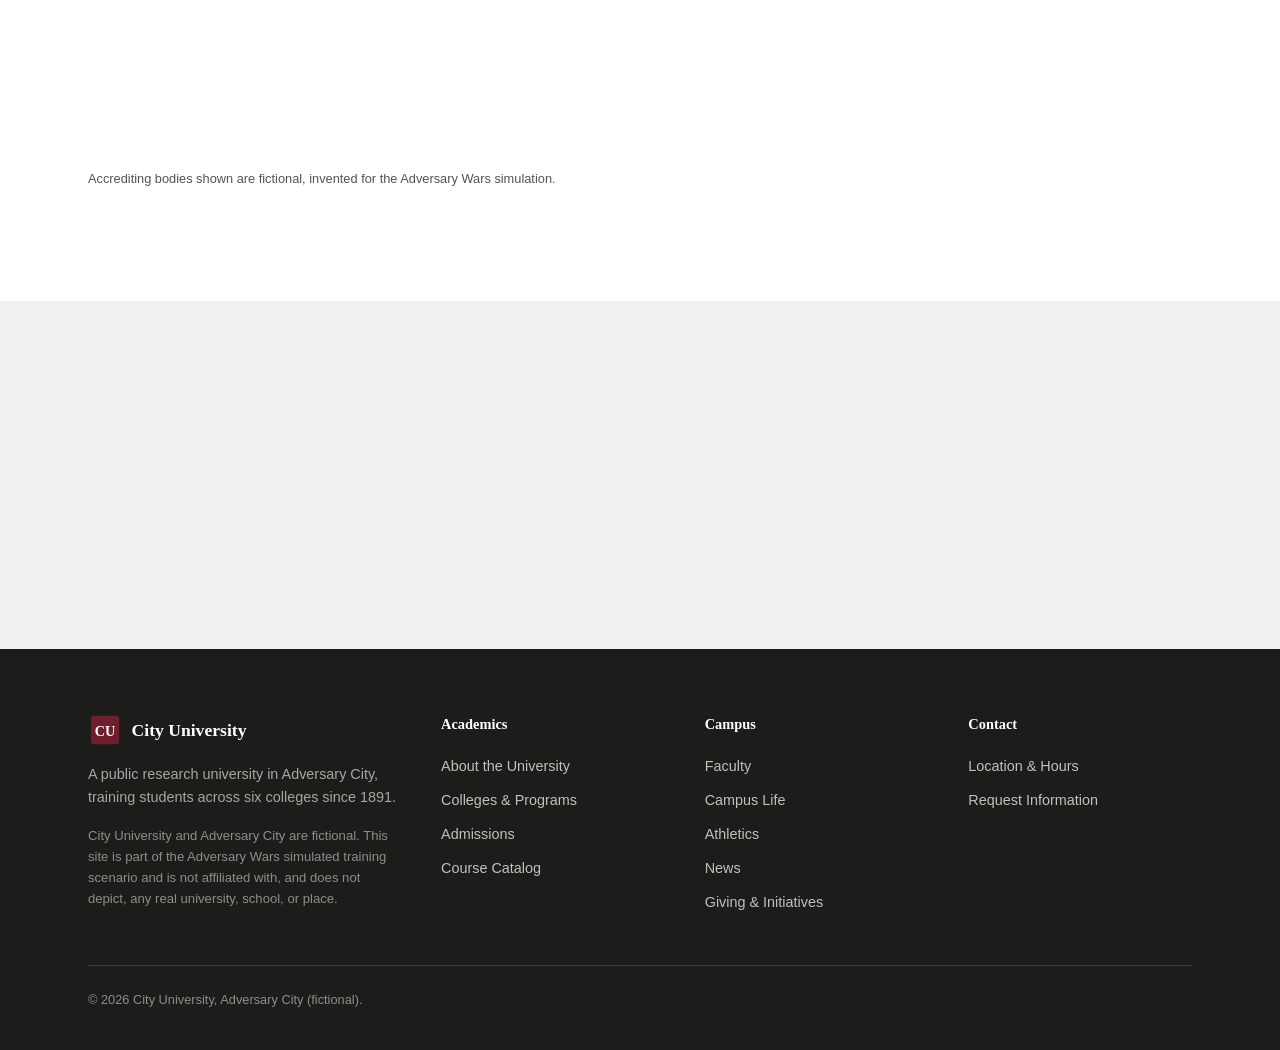
<file: about/index.html>
<!DOCTYPE html>
<!--
  Adversary Wars simulation project, set in the fictional city of Adversary City.
  City University is a fictional facility in the fictional city of Adversary
  City. This site was built for a simulated training/CTF scenario and is not
  intended to represent, impersonate, or harm any real university, school,
  organization, or place.
-->
<html lang="en">
<head>
  <meta charset="UTF-8" />
  <meta name="viewport" content="width=device-width, initial-scale=1.0" />
  <title>About City University · Adversary City</title>
  <meta name="robots" content="noindex, nofollow" />
  <meta name="disclaimer" content="City University and Adversary City are fictional, built for the Adversary Wars simulated training scenario. Not affiliated with, and does not depict, any real university, school, or place." />
  <meta name="description" content="City University's history, mission, and accreditation: founded 1891, a public research university with six colleges in Adversary City." />
  <meta http-equiv="Content-Security-Policy" content="default-src 'self'; img-src 'self' data:; style-src 'self'; script-src 'self'; object-src 'none'; base-uri 'self'; form-action 'self'; frame-ancestors 'none';" />
  <link rel="icon" href="data:image/svg+xml,%3Csvg xmlns='http://www.w3.org/2000/svg' viewBox='0 0 24 24'%3E%3Crect x='2' y='2' width='20' height='20' rx='2' fill='%236D1F2E'/%3E%3Ctext x='12' y='16.5' text-anchor='middle' font-family='Georgia,serif' font-weight='700' font-size='10' fill='%23FFFFFF'%3ECU%3C/text%3E%3C/svg%3E" />
  <link rel="stylesheet" href="../css/styles.css" />
</head>
<body>
  <a class="skip-link" href="#main">Skip to content</a>

  <header class="site-header">
    <div class="wrap">
      <a class="brand" href="/">
        <svg class="brand-mark" viewBox="0 0 24 24" aria-hidden="true">
          <rect x="2" y="2" width="20" height="20" rx="2" fill="#6D1F2E" />
          <text x="12" y="16.5" text-anchor="middle" font-family="Georgia, 'Times New Roman', serif" font-weight="700" font-size="10" fill="#FFFFFF">CU</text>
        </svg>
        <span class="brand-text">
          <span class="brand-name">City University</span>
          <span class="brand-sub">Adversary City · Est. 1891</span>
        </span>
      </a>

      <button class="nav-toggle" id="nav-toggle" type="button" aria-expanded="false" aria-controls="primary-nav">
        <svg viewBox="0 0 24 24" fill="none" stroke="currentColor" stroke-width="2"><path d="M3 6h18M3 12h18M3 18h18" /></svg>
        <span class="visually-hidden">Menu</span>
      </button>

      <nav class="primary-nav" id="primary-nav" aria-label="Primary">
        <ul>
          <li><a href="./" aria-current="page">About</a></li>
          <li><a href="../academics/">Academics</a></li>
          <li><a href="../admissions/">Admissions</a></li>
          <li><a href="../faculty/">Faculty</a></li>
          <li><a href="../campus-life/">Campus Life</a></li>
          <li><a href="../athletics/">Athletics</a></li>
          <li><a href="../news/">News</a></li>
        </ul>
        <a class="btn btn-primary" href="../admissions/">Apply Now</a>
      </nav>
    </div>
  </header>

  <main id="main">
    <section class="bio-hero">
      <div class="wrap">
        <figure class="seal-frame">
          <svg viewBox="0 0 200 200" role="img" aria-labelledby="seal-title">
            <title id="seal-title">The City University seal: two concentric rings around the university name and founding year.</title>
            <circle cx="100" cy="100" r="94" fill="none" stroke="#6D1F2E" stroke-width="2" />
            <circle cx="100" cy="100" r="86" fill="none" stroke="#6D1F2E" stroke-width="1" />
            <text x="100" y="98" text-anchor="middle" font-family="Georgia, serif" font-weight="700" font-size="13" fill="#1C1C1A" letter-spacing="1">CITY UNIVERSITY</text>
            <line x1="70" y1="112" x2="130" y2="112" stroke="#6D1F2E" stroke-width="1" />
            <text x="100" y="130" text-anchor="middle" font-family="Georgia, serif" font-size="11" letter-spacing="2" fill="#6D1F2E">EST. 1891</text>
            <text x="100" y="146" text-anchor="middle" font-family="Arial, sans-serif" font-size="9" letter-spacing="1" fill="#57534D">ADVERSARY CITY</text>
          </svg>
        </figure>

        <div class="bio-title">
          <h1>A public university built for Adversary City.</h1>
          <p class="lede">City University opened in 1891 to train the teachers, engineers, and clerks a growing Adversary City needed. It's now a six-college public research university with 24,600 students, still governed by the same charter and still funded in part by the city it's named for.</p>

          <ul class="fact-list">
            <li><span class="fact-label">Founded</span><span class="fact-value">1891</span></li>
            <li><span class="fact-label">Students Enrolled</span><span class="fact-value">24,600</span></li>
            <li><span class="fact-label">Campus Size</span><span class="fact-value">412 acres</span></li>
            <li><span class="fact-label">Colleges &amp; Schools</span><span class="fact-value">6</span></li>
            <li><span class="fact-label">Acceptance Rate</span><span class="fact-value">58%</span></li>
            <li><span class="fact-label">Student:Faculty Ratio</span><span class="fact-value">16:1</span></li>
          </ul>
        </div>
      </div>
    </section>

    <section class="section section-tint" id="history">
      <div class="wrap">
        <div class="section-head reveal">
          <h2>From a teachers' college to a research university.</h2>
        </div>

        <div class="bio-copy reveal">
          <p>City University opened its doors in 1891 as the Adversary City Normal School, a two-year program for training public school teachers. The state charter that founded it still governs the university's board of trustees today.</p>
          <p>The school added engineering and commerce departments in 1924 and was rechartered as City University in 1931. It began granting doctoral degrees in 1962, when the Graduate School was established, and opened the College of Health Sciences in 1978 to train nurses for the city's growing hospital system.</p>
          <p>The most recent addition, the Engineering research annex, opened in 2019 and houses the robotics and automation lab referenced in the course catalog. A seventh college, focused on public health, is under review by the board of trustees for 2029.</p>
        </div>
      </div>
    </section>

    <section class="section">
      <div class="wrap">
        <div class="section-head reveal">
          <h2>What the university is chartered to do.</h2>
          <p>City University's 1891 charter commits it to affordable public education for Adversary City residents, first, and the wider region, second. Tuition for in-city residents is set below the regional average by board policy.</p>
        </div>

        <table class="data-table reveal">
          <thead>
            <tr>
              <th scope="col">Accrediting Body</th>
              <th scope="col">Scope</th>
              <th scope="col">Last Reviewed</th>
              <th scope="col">Next Review</th>
            </tr>
          </thead>
          <tbody>
            <tr>
              <td>Adversary Regional Accreditation Council</td>
              <td>Institution-wide</td>
              <td>2023</td>
              <td>2030</td>
            </tr>
            <tr>
              <td>Regional Business Accreditation Board</td>
              <td>College of Business</td>
              <td>2022</td>
              <td>2027</td>
            </tr>
            <tr>
              <td>Regional Nursing Standards Council</td>
              <td>College of Health Sciences, Nursing</td>
              <td>2024</td>
              <td>2029</td>
            </tr>
            <tr>
              <td>Regional Teacher Licensure Board</td>
              <td>School of Education</td>
              <td>2021</td>
              <td>2026</td>
            </tr>
          </tbody>
        </table>
        <p class="table-note">Accrediting bodies shown are fictional, invented for the Adversary Wars simulation.</p>
      </div>
    </section>

    <section class="section section-tint">
      <div class="wrap">
        <div class="section-head reveal">
          <h2>Who leads the university.</h2>
        </div>
        <div class="hero-actions reveal">
          <a class="btn btn-primary" href="../faculty/">Meet the President &amp; Faculty</a>
          <a class="btn btn-secondary" href="../academics/">See the College Deans</a>
        </div>
      </div>
    </section>
  </main>

  <footer class="site-footer">
    <div class="wrap">
      <div class="footer-grid">
        <div class="footer-brand">
          <div class="footer-brand-top">
            <svg class="brand-mark" viewBox="0 0 24 24" aria-hidden="true">
              <rect x="2" y="2" width="20" height="20" rx="2" fill="#6D1F2E" />
              <text x="12" y="16.5" text-anchor="middle" font-family="Georgia, 'Times New Roman', serif" font-weight="700" font-size="10" fill="#FFFFFF">CU</text>
            </svg>
            <span class="brand-name brand-name-invert">City University</span>
          </div>
          <p>A public research university in Adversary City, training students across six colleges since 1891.</p>
          <p class="disclaimer">City University and Adversary City are fictional. This site is part of the Adversary Wars simulated training scenario and is not affiliated with, and does not depict, any real university, school, or place.</p>
        </div>

        <div>
          <h3>Academics</h3>
          <ul>
            <li><a href="./">About the University</a></li>
            <li><a href="../academics/">Colleges &amp; Programs</a></li>
            <li><a href="../admissions/">Admissions</a></li>
            <li><a href="../catalog/">Course Catalog</a></li>
          </ul>
        </div>

        <div>
          <h3>Campus</h3>
          <ul>
            <li><a href="../faculty/">Faculty</a></li>
            <li><a href="../campus-life/">Campus Life</a></li>
            <li><a href="../athletics/">Athletics</a></li>
            <li><a href="../news/">News</a></li>
            <li><a href="/#giving">Giving &amp; Initiatives</a></li>
          </ul>
        </div>

        <div>
          <h3>Contact</h3>
          <ul>
            <li><a href="/#contact">Location &amp; Hours</a></li>
            <li><a href="/#request-info">Request Information</a></li>
          </ul>
        </div>
      </div>

      <div class="footer-bottom">
        <p>&copy; <span id="year"></span> City University, Adversary City (fictional).</p>
      </div>
    </div>
  </footer>

  <script src="../js/main.js" defer></script>
</body>
</html>
</file>
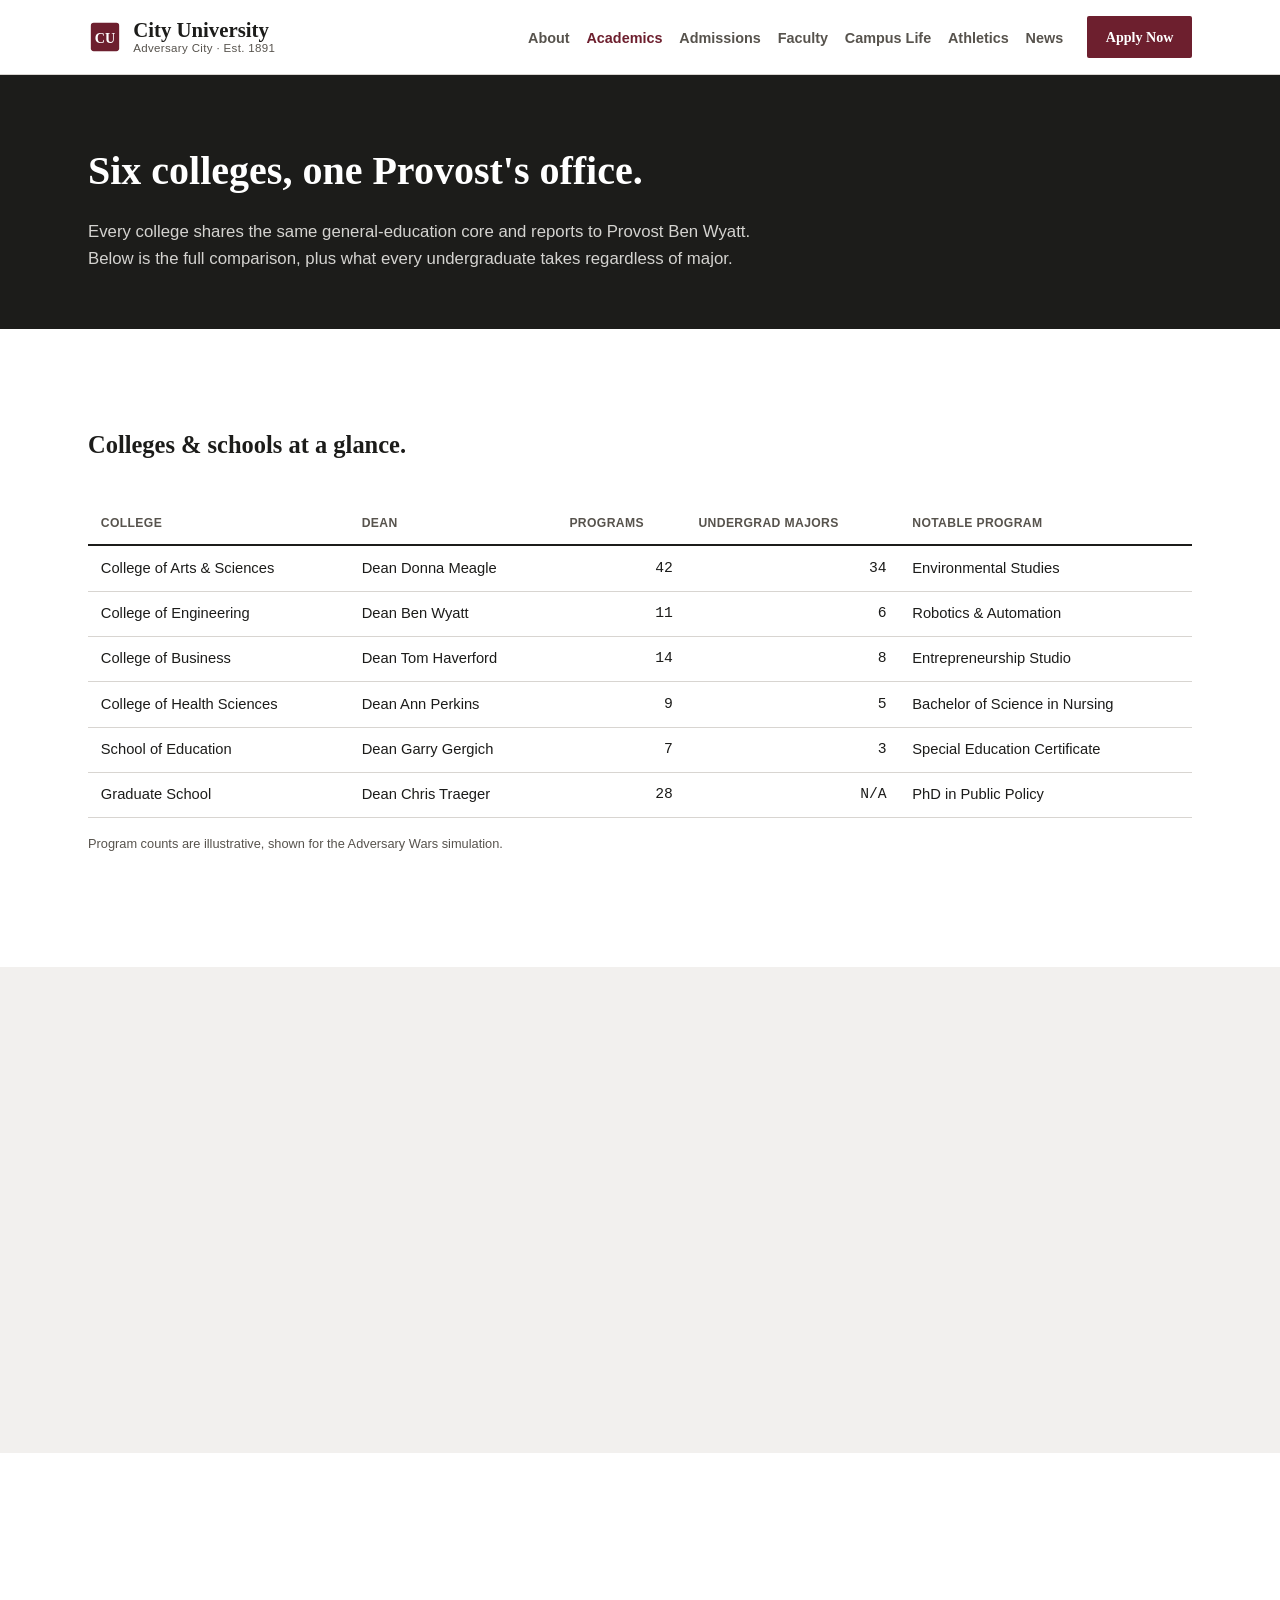
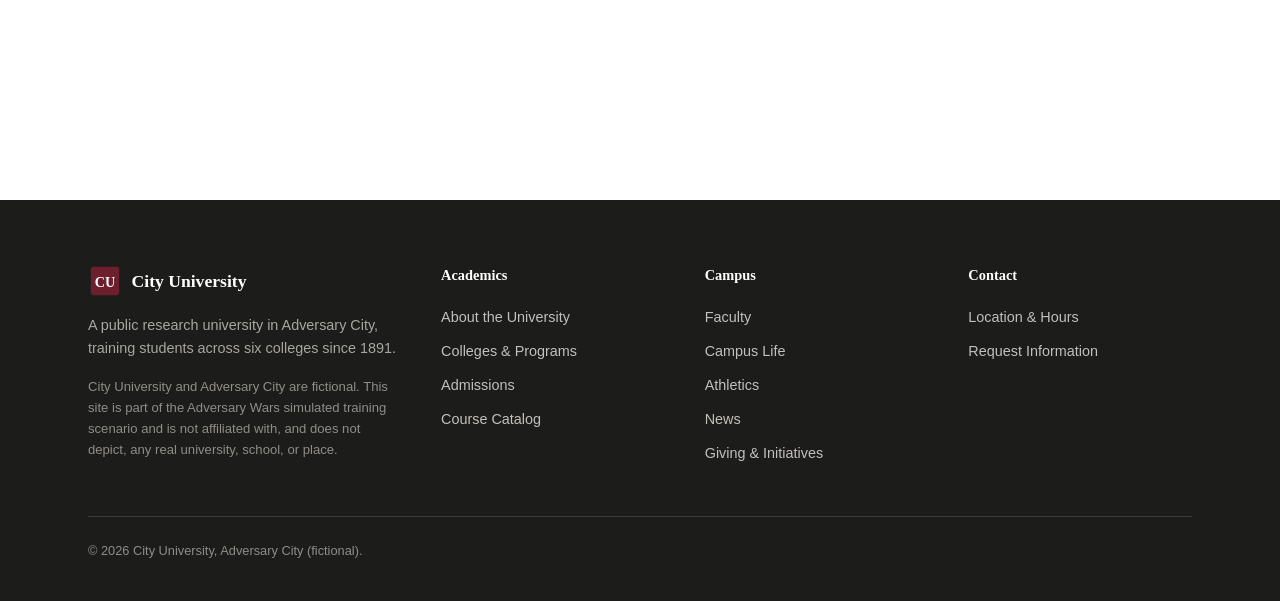
<file: academics/index.html>
<!DOCTYPE html>
<!--
  Adversary Wars simulation project, set in the fictional city of Adversary City.
  City University is a fictional facility in the fictional city of Adversary
  City. This site was built for a simulated training/CTF scenario and is not
  intended to represent, impersonate, or harm any real university, school,
  organization, or place.
-->
<html lang="en">
<head>
  <meta charset="UTF-8" />
  <meta name="viewport" content="width=device-width, initial-scale=1.0" />
  <title>Academics · City University · Adversary City</title>
  <meta name="robots" content="noindex, nofollow" />
  <meta name="disclaimer" content="City University and Adversary City are fictional, built for the Adversary Wars simulated training scenario. Not affiliated with, and does not depict, any real university, school, or place." />
  <meta name="description" content="City University's six colleges and schools, their deans, program counts, and the general-education core every undergraduate completes." />
  <meta http-equiv="Content-Security-Policy" content="default-src 'self'; img-src 'self' data:; style-src 'self'; script-src 'self'; object-src 'none'; base-uri 'self'; form-action 'self'; frame-ancestors 'none';" />
  <link rel="icon" href="data:image/svg+xml,%3Csvg xmlns='http://www.w3.org/2000/svg' viewBox='0 0 24 24'%3E%3Crect x='2' y='2' width='20' height='20' rx='2' fill='%236D1F2E'/%3E%3Ctext x='12' y='16.5' text-anchor='middle' font-family='Georgia,serif' font-weight='700' font-size='10' fill='%23FFFFFF'%3ECU%3C/text%3E%3C/svg%3E" />
  <link rel="stylesheet" href="../css/styles.css" />
</head>
<body>
  <a class="skip-link" href="#main">Skip to content</a>

  <header class="site-header">
    <div class="wrap">
      <a class="brand" href="/">
        <svg class="brand-mark" viewBox="0 0 24 24" aria-hidden="true">
          <rect x="2" y="2" width="20" height="20" rx="2" fill="#6D1F2E" />
          <text x="12" y="16.5" text-anchor="middle" font-family="Georgia, 'Times New Roman', serif" font-weight="700" font-size="10" fill="#FFFFFF">CU</text>
        </svg>
        <span class="brand-text">
          <span class="brand-name">City University</span>
          <span class="brand-sub">Adversary City · Est. 1891</span>
        </span>
      </a>

      <button class="nav-toggle" id="nav-toggle" type="button" aria-expanded="false" aria-controls="primary-nav">
        <svg viewBox="0 0 24 24" fill="none" stroke="currentColor" stroke-width="2"><path d="M3 6h18M3 12h18M3 18h18" /></svg>
        <span class="visually-hidden">Menu</span>
      </button>

      <nav class="primary-nav" id="primary-nav" aria-label="Primary">
        <ul>
          <li><a href="../about/">About</a></li>
          <li><a href="./" aria-current="page">Academics</a></li>
          <li><a href="../admissions/">Admissions</a></li>
          <li><a href="../faculty/">Faculty</a></li>
          <li><a href="../campus-life/">Campus Life</a></li>
          <li><a href="../athletics/">Athletics</a></li>
          <li><a href="../news/">News</a></li>
        </ul>
        <a class="btn btn-primary" href="../admissions/">Apply Now</a>
      </nav>
    </div>
  </header>

  <main id="main">
    <section class="page-header">
      <div class="wrap">
        <h1>Six colleges, one Provost's office.</h1>
        <p class="lede">Every college shares the same general-education core and reports to Provost Ben Wyatt. Below is the full comparison, plus what every undergraduate takes regardless of major.</p>
      </div>
    </section>

    <section class="section">
      <div class="wrap">
        <div class="section-head reveal">
          <h2>Colleges &amp; schools at a glance.</h2>
        </div>

        <table class="data-table reveal">
          <thead>
            <tr>
              <th scope="col">College</th>
              <th scope="col">Dean</th>
              <th scope="col" class="num">Programs</th>
              <th scope="col" class="num">Undergrad Majors</th>
              <th scope="col">Notable Program</th>
            </tr>
          </thead>
          <tbody>
            <tr>
              <td>College of Arts &amp; Sciences</td>
              <td>Dean Donna Meagle</td>
              <td class="num">42</td>
              <td class="num">34</td>
              <td>Environmental Studies</td>
            </tr>
            <tr>
              <td>College of Engineering</td>
              <td>Dean Ben Wyatt</td>
              <td class="num">11</td>
              <td class="num">6</td>
              <td>Robotics &amp; Automation</td>
            </tr>
            <tr>
              <td>College of Business</td>
              <td>Dean Tom Haverford</td>
              <td class="num">14</td>
              <td class="num">8</td>
              <td>Entrepreneurship Studio</td>
            </tr>
            <tr>
              <td>College of Health Sciences</td>
              <td>Dean Ann Perkins</td>
              <td class="num">9</td>
              <td class="num">5</td>
              <td>Bachelor of Science in Nursing</td>
            </tr>
            <tr>
              <td>School of Education</td>
              <td>Dean Garry Gergich</td>
              <td class="num">7</td>
              <td class="num">3</td>
              <td>Special Education Certificate</td>
            </tr>
            <tr>
              <td>Graduate School</td>
              <td>Dean Chris Traeger</td>
              <td class="num">28</td>
              <td class="num">N/A</td>
              <td>PhD in Public Policy</td>
            </tr>
          </tbody>
        </table>
        <p class="table-note">Program counts are illustrative, shown for the Adversary Wars simulation.</p>
      </div>
    </section>

    <section class="section section-tint">
      <div class="wrap">
        <div class="section-head reveal">
          <h2>What every student takes, regardless of major.</h2>
        </div>

        <div class="bio-copy reveal">
          <p>Every undergraduate, in any of the five undergraduate colleges, completes the same 40-credit general-education core before graduation: two writing seminars, one quantitative reasoning course, one lab science, one course in the arts, and a two-semester capstone in their major department.</p>
          <p>Transfer students from an accredited two-year program can bring in up to 24 credits toward the core with an official transcript review, handled by the Registrar's Office rather than by individual departments.</p>
        </div>
      </div>
    </section>

    <section class="section">
      <div class="wrap">
        <div class="section-head reveal">
          <h2>Explore further.</h2>
        </div>
        <div class="hero-actions reveal">
          <a class="btn btn-primary" href="../catalog/">Browse the Course Catalog</a>
          <a class="btn btn-secondary" href="../faculty/">Meet the Faculty</a>
        </div>
      </div>
    </section>
  </main>

  <footer class="site-footer">
    <div class="wrap">
      <div class="footer-grid">
        <div class="footer-brand">
          <div class="footer-brand-top">
            <svg class="brand-mark" viewBox="0 0 24 24" aria-hidden="true">
              <rect x="2" y="2" width="20" height="20" rx="2" fill="#6D1F2E" />
              <text x="12" y="16.5" text-anchor="middle" font-family="Georgia, 'Times New Roman', serif" font-weight="700" font-size="10" fill="#FFFFFF">CU</text>
            </svg>
            <span class="brand-name brand-name-invert">City University</span>
          </div>
          <p>A public research university in Adversary City, training students across six colleges since 1891.</p>
          <p class="disclaimer">City University and Adversary City are fictional. This site is part of the Adversary Wars simulated training scenario and is not affiliated with, and does not depict, any real university, school, or place.</p>
        </div>

        <div>
          <h3>Academics</h3>
          <ul>
            <li><a href="../about/">About the University</a></li>
            <li><a href="./">Colleges &amp; Programs</a></li>
            <li><a href="../admissions/">Admissions</a></li>
            <li><a href="../catalog/">Course Catalog</a></li>
          </ul>
        </div>

        <div>
          <h3>Campus</h3>
          <ul>
            <li><a href="../faculty/">Faculty</a></li>
            <li><a href="../campus-life/">Campus Life</a></li>
            <li><a href="../athletics/">Athletics</a></li>
            <li><a href="../news/">News</a></li>
            <li><a href="/#giving">Giving &amp; Initiatives</a></li>
          </ul>
        </div>

        <div>
          <h3>Contact</h3>
          <ul>
            <li><a href="/#contact">Location &amp; Hours</a></li>
            <li><a href="/#request-info">Request Information</a></li>
          </ul>
        </div>
      </div>

      <div class="footer-bottom">
        <p>&copy; <span id="year"></span> City University, Adversary City (fictional).</p>
      </div>
    </div>
  </footer>

  <script src="../js/main.js" defer></script>
</body>
</html>
</file>
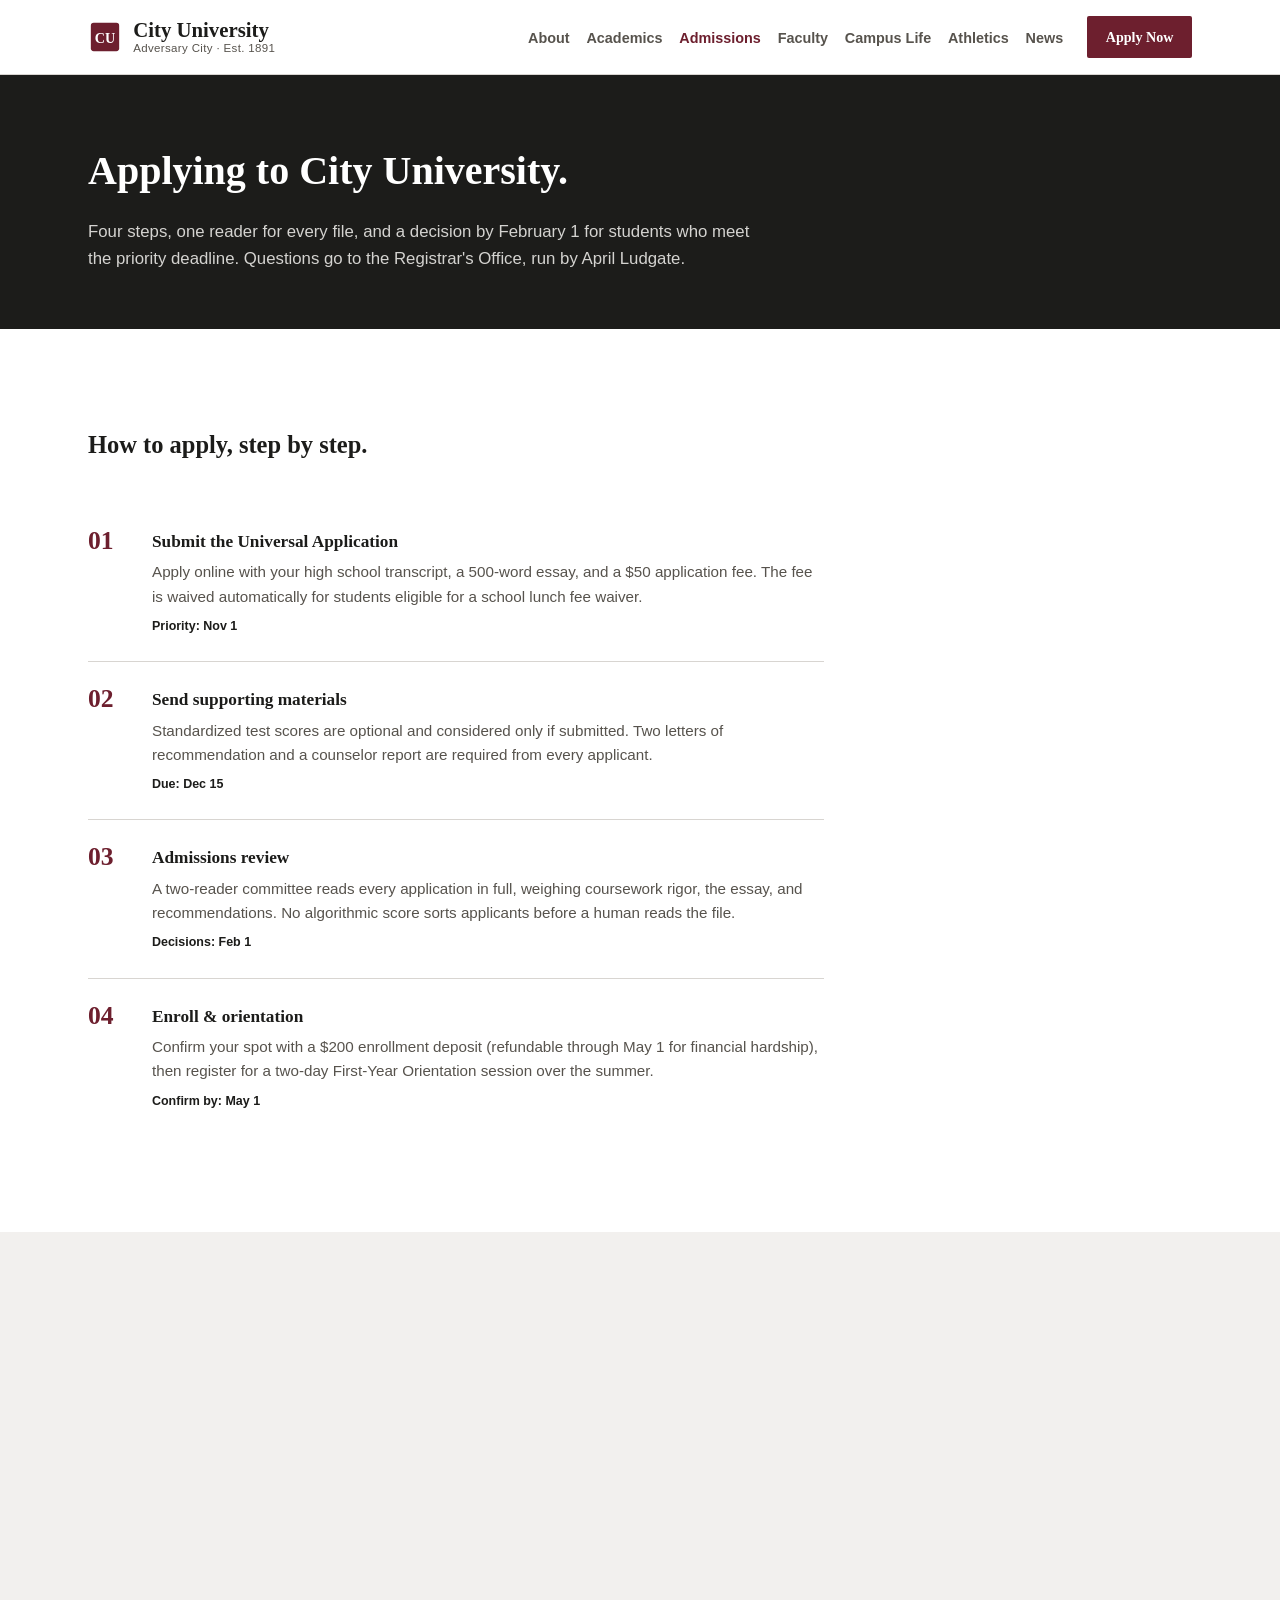
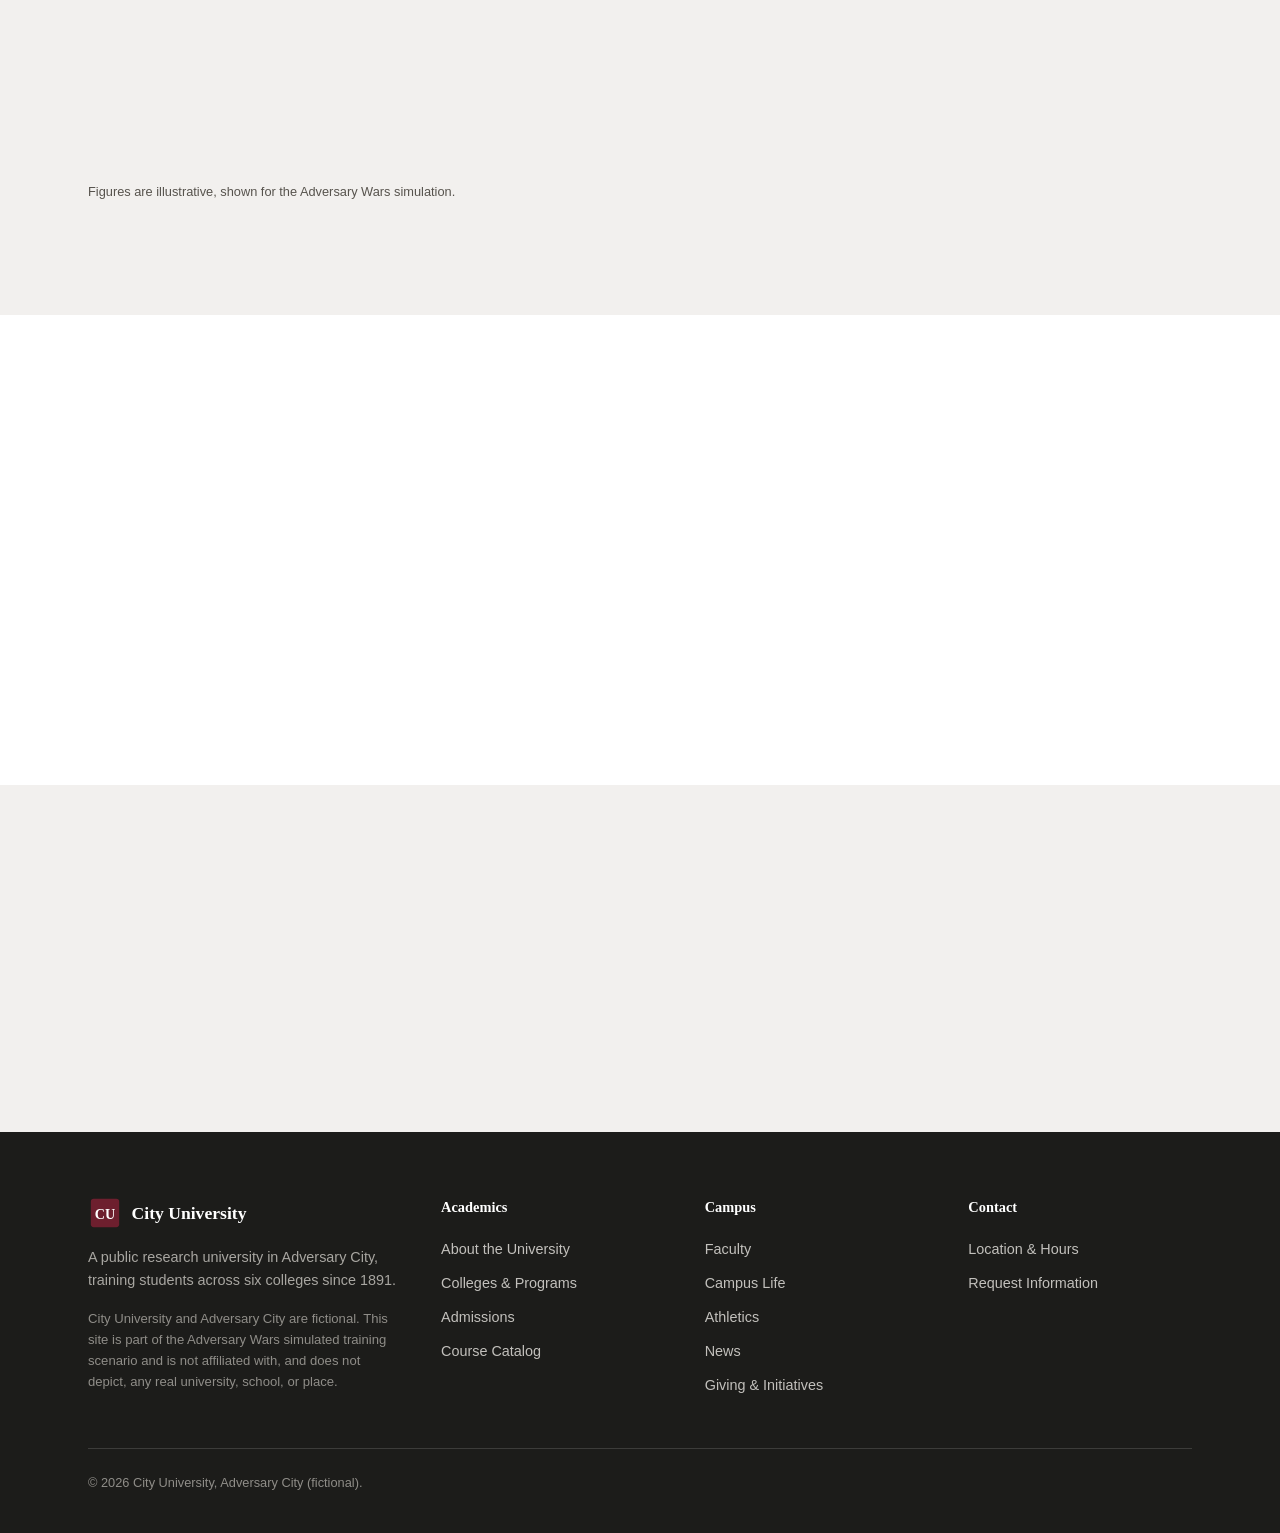
<file: admissions/index.html>
<!DOCTYPE html>
<!--
  Adversary Wars simulation project, set in the fictional city of Adversary City.
  City University is a fictional facility in the fictional city of Adversary
  City. This site was built for a simulated training/CTF scenario and is not
  intended to represent, impersonate, or harm any real university, school,
  organization, or place.
-->
<html lang="en">
<head>
  <meta charset="UTF-8" />
  <meta name="viewport" content="width=device-width, initial-scale=1.0" />
  <title>Admissions · City University · Adversary City</title>
  <meta name="robots" content="noindex, nofollow" />
  <meta name="disclaimer" content="City University and Adversary City are fictional, built for the Adversary Wars simulated training scenario. Not affiliated with, and does not depict, any real university, school, or place." />
  <meta name="description" content="How to apply to City University: the four-step admissions process, class profile, and tuition and aid for the incoming class." />
  <meta http-equiv="Content-Security-Policy" content="default-src 'self'; img-src 'self' data:; style-src 'self'; script-src 'self'; object-src 'none'; base-uri 'self'; form-action 'self'; frame-ancestors 'none';" />
  <link rel="icon" href="data:image/svg+xml,%3Csvg xmlns='http://www.w3.org/2000/svg' viewBox='0 0 24 24'%3E%3Crect x='2' y='2' width='20' height='20' rx='2' fill='%236D1F2E'/%3E%3Ctext x='12' y='16.5' text-anchor='middle' font-family='Georgia,serif' font-weight='700' font-size='10' fill='%23FFFFFF'%3ECU%3C/text%3E%3C/svg%3E" />
  <link rel="stylesheet" href="../css/styles.css" />
</head>
<body>
  <a class="skip-link" href="#main">Skip to content</a>

  <header class="site-header">
    <div class="wrap">
      <a class="brand" href="/">
        <svg class="brand-mark" viewBox="0 0 24 24" aria-hidden="true">
          <rect x="2" y="2" width="20" height="20" rx="2" fill="#6D1F2E" />
          <text x="12" y="16.5" text-anchor="middle" font-family="Georgia, 'Times New Roman', serif" font-weight="700" font-size="10" fill="#FFFFFF">CU</text>
        </svg>
        <span class="brand-text">
          <span class="brand-name">City University</span>
          <span class="brand-sub">Adversary City · Est. 1891</span>
        </span>
      </a>

      <button class="nav-toggle" id="nav-toggle" type="button" aria-expanded="false" aria-controls="primary-nav">
        <svg viewBox="0 0 24 24" fill="none" stroke="currentColor" stroke-width="2"><path d="M3 6h18M3 12h18M3 18h18" /></svg>
        <span class="visually-hidden">Menu</span>
      </button>

      <nav class="primary-nav" id="primary-nav" aria-label="Primary">
        <ul>
          <li><a href="../about/">About</a></li>
          <li><a href="../academics/">Academics</a></li>
          <li><a href="./" aria-current="page">Admissions</a></li>
          <li><a href="../faculty/">Faculty</a></li>
          <li><a href="../campus-life/">Campus Life</a></li>
          <li><a href="../athletics/">Athletics</a></li>
          <li><a href="../news/">News</a></li>
        </ul>
        <a class="btn btn-primary" href="#apply">Apply Now</a>
      </nav>
    </div>
  </header>

  <main id="main">
    <section class="page-header">
      <div class="wrap">
        <h1>Applying to City University.</h1>
        <p class="lede">Four steps, one reader for every file, and a decision by February 1 for students who meet the priority deadline. Questions go to the Registrar's Office, run by April Ludgate.</p>
      </div>
    </section>

    <section class="section" id="apply">
      <div class="wrap">
        <div class="section-head reveal">
          <h2>How to apply, step by step.</h2>
        </div>

        <ol class="step-list reveal">
          <li class="step-item">
            <span class="step-number">01</span>
            <div>
              <h3>Submit the Universal Application</h3>
              <p>Apply online with your high school transcript, a 500-word essay, and a $50 application fee. The fee is waived automatically for students eligible for a school lunch fee waiver.</p>
              <span class="step-deadline">Priority: Nov 1</span>
            </div>
          </li>
          <li class="step-item">
            <span class="step-number">02</span>
            <div>
              <h3>Send supporting materials</h3>
              <p>Standardized test scores are optional and considered only if submitted. Two letters of recommendation and a counselor report are required from every applicant.</p>
              <span class="step-deadline">Due: Dec 15</span>
            </div>
          </li>
          <li class="step-item">
            <span class="step-number">03</span>
            <div>
              <h3>Admissions review</h3>
              <p>A two-reader committee reads every application in full, weighing coursework rigor, the essay, and recommendations. No algorithmic score sorts applicants before a human reads the file.</p>
              <span class="step-deadline">Decisions: Feb 1</span>
            </div>
          </li>
          <li class="step-item">
            <span class="step-number">04</span>
            <div>
              <h3>Enroll &amp; orientation</h3>
              <p>Confirm your spot with a $200 enrollment deposit (refundable through May 1 for financial hardship), then register for a two-day First-Year Orientation session over the summer.</p>
              <span class="step-deadline">Confirm by: May 1</span>
            </div>
          </li>
        </ol>
      </div>
    </section>

    <section class="section section-tint">
      <div class="wrap">
        <div class="section-head reveal">
          <h2>Who enrolled last fall.</h2>
        </div>

        <table class="data-table reveal">
          <thead>
            <tr>
              <th scope="col">Measure</th>
              <th scope="col">Incoming Class of 2030</th>
            </tr>
          </thead>
          <tbody>
            <tr><td>Applicants</td><td>19,400</td></tr>
            <tr><td>Admitted</td><td>11,250 (58%)</td></tr>
            <tr><td>Enrolled</td><td>4,120</td></tr>
            <tr><td>Average unweighted GPA</td><td>3.52</td></tr>
            <tr><td>Submitted a test score</td><td>41%</td></tr>
            <tr><td>Adversary City residents</td><td>62%</td></tr>
            <tr><td>First-generation students</td><td>29%</td></tr>
          </tbody>
        </table>
        <p class="table-note">Figures are illustrative, shown for the Adversary Wars simulation.</p>
      </div>
    </section>

    <section class="section" id="tuition-aid">
      <div class="wrap">
        <div class="section-head reveal">
          <h2>What it costs, and what most students pay.</h2>
          <p>Listed tuition is one number. Most students pay less once need-based aid and the city resident discount apply.</p>
        </div>

        <ul class="fact-list reveal">
          <li><span class="fact-label">Adversary City Resident</span><span class="fact-value">$9,800 / yr</span></li>
          <li><span class="fact-label">Regional Resident</span><span class="fact-value">$16,400 / yr</span></li>
          <li><span class="fact-label">Non-Resident</span><span class="fact-value">$27,900 / yr</span></li>
          <li><span class="fact-label">Average Aid Package</span><span class="fact-value">$11,200 / yr</span></li>
        </ul>
      </div>
    </section>

    <section class="section section-tint">
      <div class="wrap">
        <div class="section-head reveal">
          <h2>Get a closer look before you apply.</h2>
        </div>
        <div class="hero-actions reveal">
          <a class="btn btn-primary" href="../campus-life/">Explore Campus Life</a>
          <a class="btn btn-secondary" href="../catalog/">Browse the Course Catalog</a>
        </div>
      </div>
    </section>
  </main>

  <footer class="site-footer">
    <div class="wrap">
      <div class="footer-grid">
        <div class="footer-brand">
          <div class="footer-brand-top">
            <svg class="brand-mark" viewBox="0 0 24 24" aria-hidden="true">
              <rect x="2" y="2" width="20" height="20" rx="2" fill="#6D1F2E" />
              <text x="12" y="16.5" text-anchor="middle" font-family="Georgia, 'Times New Roman', serif" font-weight="700" font-size="10" fill="#FFFFFF">CU</text>
            </svg>
            <span class="brand-name brand-name-invert">City University</span>
          </div>
          <p>A public research university in Adversary City, training students across six colleges since 1891.</p>
          <p class="disclaimer">City University and Adversary City are fictional. This site is part of the Adversary Wars simulated training scenario and is not affiliated with, and does not depict, any real university, school, or place.</p>
        </div>

        <div>
          <h3>Academics</h3>
          <ul>
            <li><a href="../about/">About the University</a></li>
            <li><a href="../academics/">Colleges &amp; Programs</a></li>
            <li><a href="./">Admissions</a></li>
            <li><a href="../catalog/">Course Catalog</a></li>
          </ul>
        </div>

        <div>
          <h3>Campus</h3>
          <ul>
            <li><a href="../faculty/">Faculty</a></li>
            <li><a href="../campus-life/">Campus Life</a></li>
            <li><a href="../athletics/">Athletics</a></li>
            <li><a href="../news/">News</a></li>
            <li><a href="/#giving">Giving &amp; Initiatives</a></li>
          </ul>
        </div>

        <div>
          <h3>Contact</h3>
          <ul>
            <li><a href="/#contact">Location &amp; Hours</a></li>
            <li><a href="/#request-info">Request Information</a></li>
          </ul>
        </div>
      </div>

      <div class="footer-bottom">
        <p>&copy; <span id="year"></span> City University, Adversary City (fictional).</p>
      </div>
    </div>
  </footer>

  <script src="../js/main.js" defer></script>
</body>
</html>
</file>
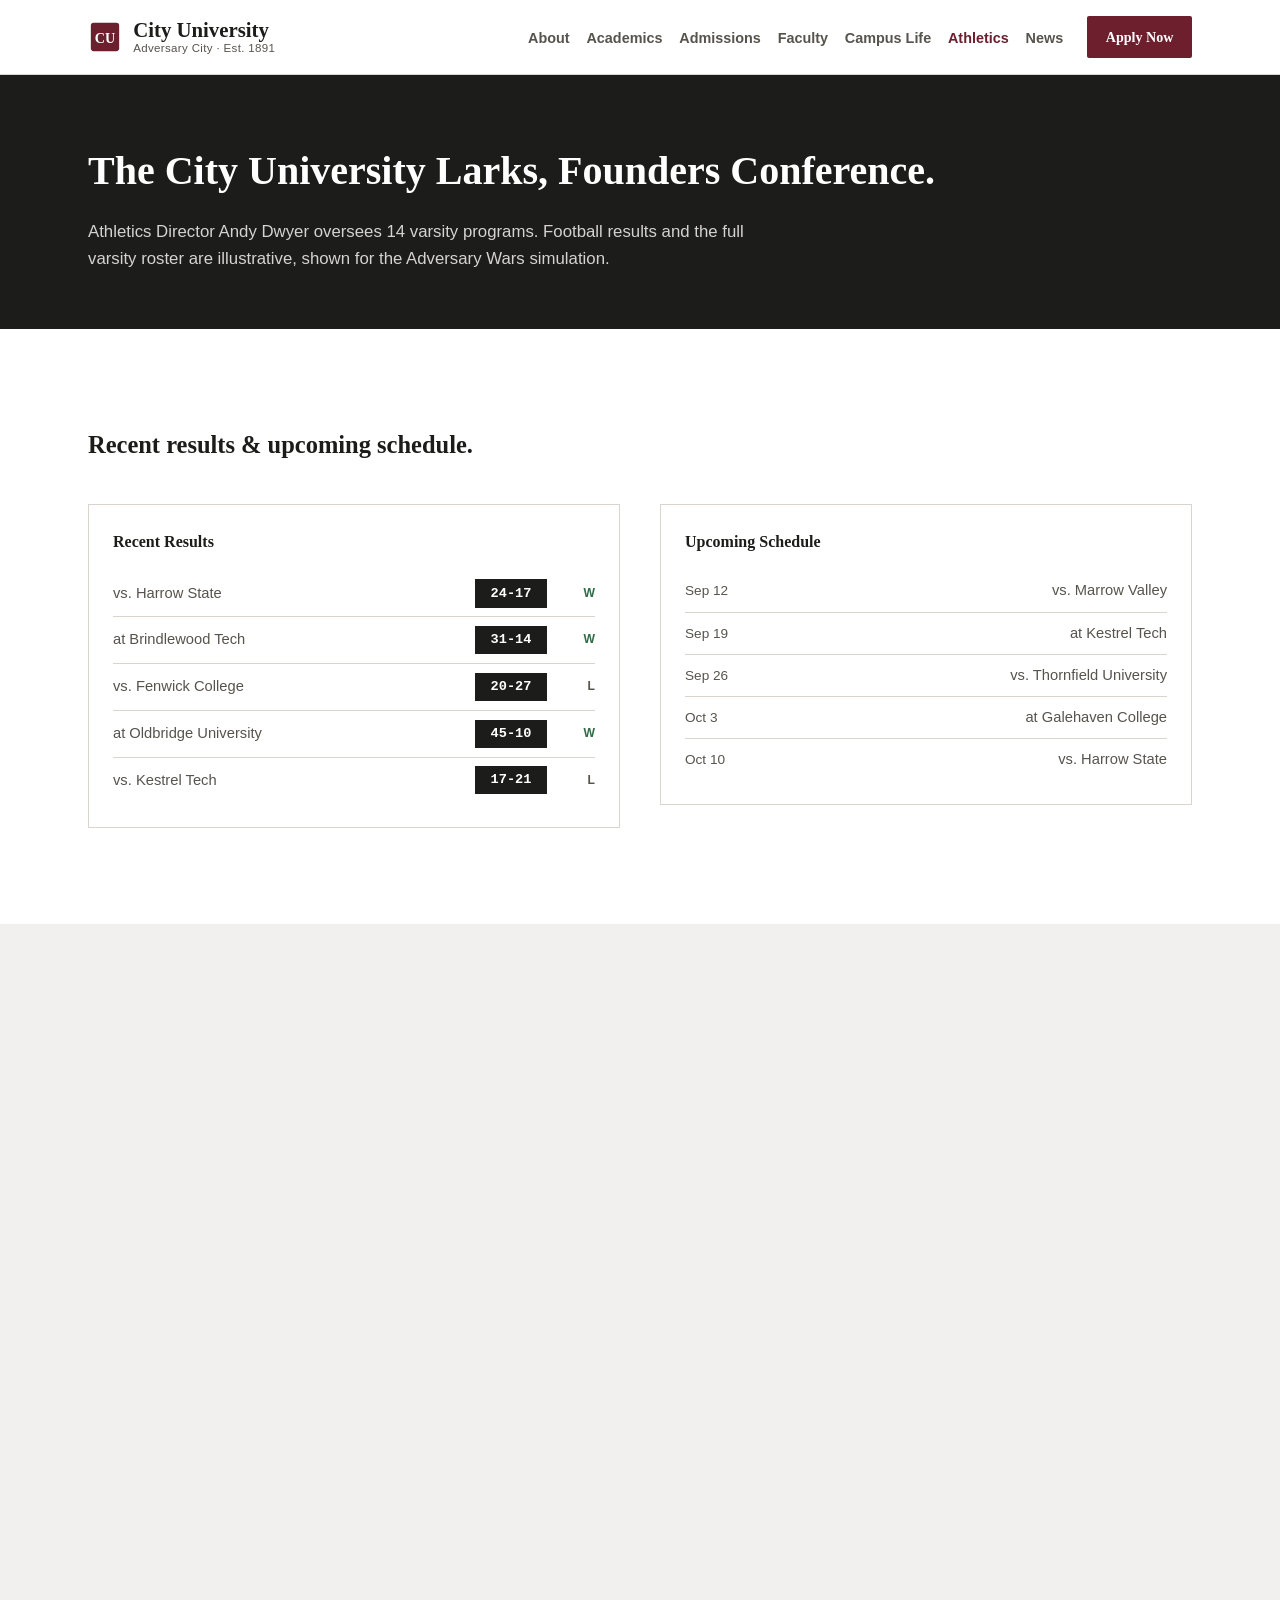
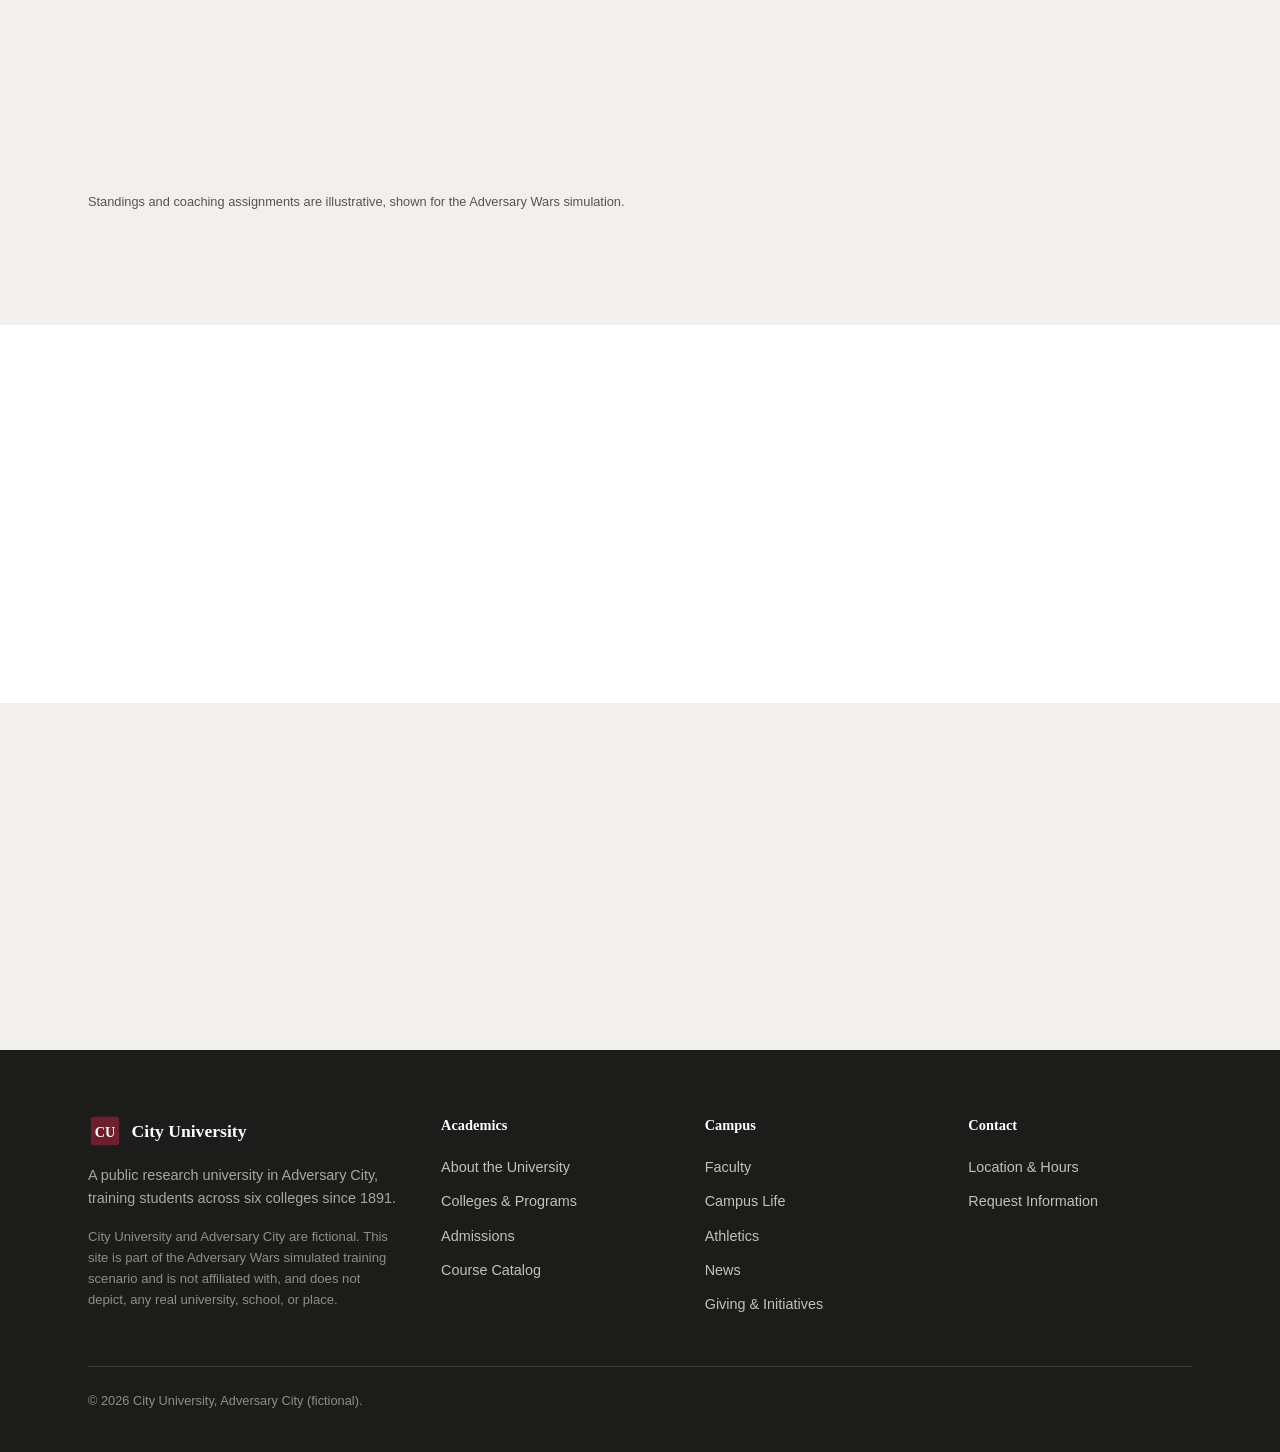
<file: athletics/index.html>
<!DOCTYPE html>
<!--
  Adversary Wars simulation project, set in the fictional city of Adversary City.
  City University is a fictional facility in the fictional city of Adversary
  City. This site was built for a simulated training/CTF scenario and is not
  intended to represent, impersonate, or harm any real university, school,
  organization, or place.
-->
<html lang="en">
<head>
  <meta charset="UTF-8" />
  <meta name="viewport" content="width=device-width, initial-scale=1.0" />
  <title>Athletics · City University · Adversary City</title>
  <meta name="robots" content="noindex, nofollow" />
  <meta name="disclaimer" content="City University and Adversary City are fictional, built for the Adversary Wars simulated training scenario. Not affiliated with, and does not depict, any real university, school, or place." />
  <meta name="description" content="City University Larks athletics: all 14 varsity programs, head coaches, football results and schedule, and campus athletic facilities." />
  <meta http-equiv="Content-Security-Policy" content="default-src 'self'; img-src 'self' data:; style-src 'self'; script-src 'self'; object-src 'none'; base-uri 'self'; form-action 'self'; frame-ancestors 'none';" />
  <link rel="icon" href="data:image/svg+xml,%3Csvg xmlns='http://www.w3.org/2000/svg' viewBox='0 0 24 24'%3E%3Crect x='2' y='2' width='20' height='20' rx='2' fill='%236D1F2E'/%3E%3Ctext x='12' y='16.5' text-anchor='middle' font-family='Georgia,serif' font-weight='700' font-size='10' fill='%23FFFFFF'%3ECU%3C/text%3E%3C/svg%3E" />
  <link rel="stylesheet" href="../css/styles.css" />
</head>
<body>
  <a class="skip-link" href="#main">Skip to content</a>

  <header class="site-header">
    <div class="wrap">
      <a class="brand" href="/">
        <svg class="brand-mark" viewBox="0 0 24 24" aria-hidden="true">
          <rect x="2" y="2" width="20" height="20" rx="2" fill="#6D1F2E" />
          <text x="12" y="16.5" text-anchor="middle" font-family="Georgia, 'Times New Roman', serif" font-weight="700" font-size="10" fill="#FFFFFF">CU</text>
        </svg>
        <span class="brand-text">
          <span class="brand-name">City University</span>
          <span class="brand-sub">Adversary City · Est. 1891</span>
        </span>
      </a>

      <button class="nav-toggle" id="nav-toggle" type="button" aria-expanded="false" aria-controls="primary-nav">
        <svg viewBox="0 0 24 24" fill="none" stroke="currentColor" stroke-width="2"><path d="M3 6h18M3 12h18M3 18h18" /></svg>
        <span class="visually-hidden">Menu</span>
      </button>

      <nav class="primary-nav" id="primary-nav" aria-label="Primary">
        <ul>
          <li><a href="../about/">About</a></li>
          <li><a href="../academics/">Academics</a></li>
          <li><a href="../admissions/">Admissions</a></li>
          <li><a href="../faculty/">Faculty</a></li>
          <li><a href="../campus-life/">Campus Life</a></li>
          <li><a href="./" aria-current="page">Athletics</a></li>
          <li><a href="../news/">News</a></li>
        </ul>
        <a class="btn btn-primary" href="../admissions/">Apply Now</a>
      </nav>
    </div>
  </header>

  <main id="main">
    <section class="page-header">
      <div class="wrap">
        <h1>The City University Larks, Founders Conference.</h1>
        <p class="lede">Athletics Director Andy Dwyer oversees 14 varsity programs. Football results and the full varsity roster are illustrative, shown for the Adversary Wars simulation.</p>
      </div>
    </section>

    <section class="section">
      <div class="wrap">
        <div class="section-head reveal">
          <h2>Recent results &amp; upcoming schedule.</h2>
        </div>

        <div class="scoreboard reveal">
          <div class="scoreboard-panel">
            <h3>Recent Results</h3>
            <div class="score-row"><span class="score-opponent">vs. Harrow State</span><span class="score-digits">24-17</span><span class="score-result is-win">W</span></div>
            <div class="score-row"><span class="score-opponent">at Brindlewood Tech</span><span class="score-digits">31-14</span><span class="score-result is-win">W</span></div>
            <div class="score-row"><span class="score-opponent">vs. Fenwick College</span><span class="score-digits">20-27</span><span class="score-result is-loss">L</span></div>
            <div class="score-row"><span class="score-opponent">at Oldbridge University</span><span class="score-digits">45-10</span><span class="score-result is-win">W</span></div>
            <div class="score-row"><span class="score-opponent">vs. Kestrel Tech</span><span class="score-digits">17-21</span><span class="score-result is-loss">L</span></div>
          </div>
          <div class="scoreboard-panel">
            <h3>Upcoming Schedule</h3>
            <div class="schedule-row"><span class="schedule-date">Sep 12</span><span class="score-opponent">vs. Marrow Valley</span></div>
            <div class="schedule-row"><span class="schedule-date">Sep 19</span><span class="score-opponent">at Kestrel Tech</span></div>
            <div class="schedule-row"><span class="schedule-date">Sep 26</span><span class="score-opponent">vs. Thornfield University</span></div>
            <div class="schedule-row"><span class="schedule-date">Oct 3</span><span class="score-opponent">at Galehaven College</span></div>
            <div class="schedule-row"><span class="schedule-date">Oct 10</span><span class="score-opponent">vs. Harrow State</span></div>
          </div>
        </div>
      </div>
    </section>

    <section class="section section-tint">
      <div class="wrap">
        <div class="section-head reveal">
          <h2>All 14 programs.</h2>
        </div>

        <table class="data-table reveal">
          <thead>
            <tr>
              <th scope="col">Program</th>
              <th scope="col">Head Coach</th>
              <th scope="col" class="num">Conference Rank</th>
            </tr>
          </thead>
          <tbody>
            <tr><td>Football</td><td>Terry Jeffords</td><td class="num">4th</td></tr>
            <tr><td>Men's Basketball</td><td>Jake Peralta</td><td class="num">2nd</td></tr>
            <tr><td>Women's Basketball</td><td>Amy Santiago</td><td class="num">1st</td></tr>
            <tr><td>Baseball</td><td>Charles Boyle</td><td class="num">6th</td></tr>
            <tr><td>Softball</td><td>Rosa Diaz</td><td class="num">3rd</td></tr>
            <tr><td>Men's Soccer</td><td>Raymond Holt</td><td class="num">1st</td></tr>
            <tr><td>Women's Soccer</td><td>Gina Linetti</td><td class="num">5th</td></tr>
            <tr><td>Volleyball</td><td>Pam Beesly</td><td class="num">2nd</td></tr>
            <tr><td>Men's Track &amp; Field</td><td>Michael Scott</td><td class="num">7th</td></tr>
            <tr><td>Women's Track &amp; Field</td><td>Dwight Schrute</td><td class="num">3rd</td></tr>
            <tr><td>Swimming &amp; Diving</td><td>Angela Martin</td><td class="num">4th</td></tr>
            <tr><td>Wrestling</td><td>Kevin Malone</td><td class="num">8th</td></tr>
            <tr><td>Men's Tennis</td><td>Meredith Palmer</td><td class="num">5th</td></tr>
            <tr><td>Women's Tennis</td><td>Oscar Nunez</td><td class="num">2nd</td></tr>
          </tbody>
        </table>
        <p class="table-note">Standings and coaching assignments are illustrative, shown for the Adversary Wars simulation.</p>
      </div>
    </section>

    <section class="section">
      <div class="wrap">
        <div class="section-head reveal">
        </div>
        <ul class="fact-list reveal">
          <li><span class="fact-label">Founders Stadium</span><span class="fact-value">32,000 seats</span></li>
          <li><span class="fact-label">Meagle Fieldhouse</span><span class="fact-value">8,200 seats</span></li>
          <li><span class="fact-label">Ludgate Aquatic Center</span><span class="fact-value">10-lane pool</span></li>
          <li><span class="fact-label">Dwyer Track &amp; Soccer Complex</span><span class="fact-value">4,500 seats</span></li>
        </ul>
      </div>
    </section>

    <section class="section section-tint">
      <div class="wrap">
        <div class="section-head reveal">
          <h2>More about life on campus.</h2>
        </div>
        <div class="hero-actions reveal">
          <a class="btn btn-primary" href="../campus-life/">Explore Campus Life</a>
          <a class="btn btn-secondary" href="../news/">Read the Campus Digest</a>
        </div>
      </div>
    </section>
  </main>

  <footer class="site-footer">
    <div class="wrap">
      <div class="footer-grid">
        <div class="footer-brand">
          <div class="footer-brand-top">
            <svg class="brand-mark" viewBox="0 0 24 24" aria-hidden="true">
              <rect x="2" y="2" width="20" height="20" rx="2" fill="#6D1F2E" />
              <text x="12" y="16.5" text-anchor="middle" font-family="Georgia, 'Times New Roman', serif" font-weight="700" font-size="10" fill="#FFFFFF">CU</text>
            </svg>
            <span class="brand-name brand-name-invert">City University</span>
          </div>
          <p>A public research university in Adversary City, training students across six colleges since 1891.</p>
          <p class="disclaimer">City University and Adversary City are fictional. This site is part of the Adversary Wars simulated training scenario and is not affiliated with, and does not depict, any real university, school, or place.</p>
        </div>

        <div>
          <h3>Academics</h3>
          <ul>
            <li><a href="../about/">About the University</a></li>
            <li><a href="../academics/">Colleges &amp; Programs</a></li>
            <li><a href="../admissions/">Admissions</a></li>
            <li><a href="../catalog/">Course Catalog</a></li>
          </ul>
        </div>

        <div>
          <h3>Campus</h3>
          <ul>
            <li><a href="../faculty/">Faculty</a></li>
            <li><a href="../campus-life/">Campus Life</a></li>
            <li><a href="./">Athletics</a></li>
            <li><a href="../news/">News</a></li>
            <li><a href="/#giving">Giving &amp; Initiatives</a></li>
          </ul>
        </div>

        <div>
          <h3>Contact</h3>
          <ul>
            <li><a href="/#contact">Location &amp; Hours</a></li>
            <li><a href="/#request-info">Request Information</a></li>
          </ul>
        </div>
      </div>

      <div class="footer-bottom">
        <p>&copy; <span id="year"></span> City University, Adversary City (fictional).</p>
      </div>
    </div>
  </footer>

  <script src="../js/main.js" defer></script>
</body>
</html>
</file>
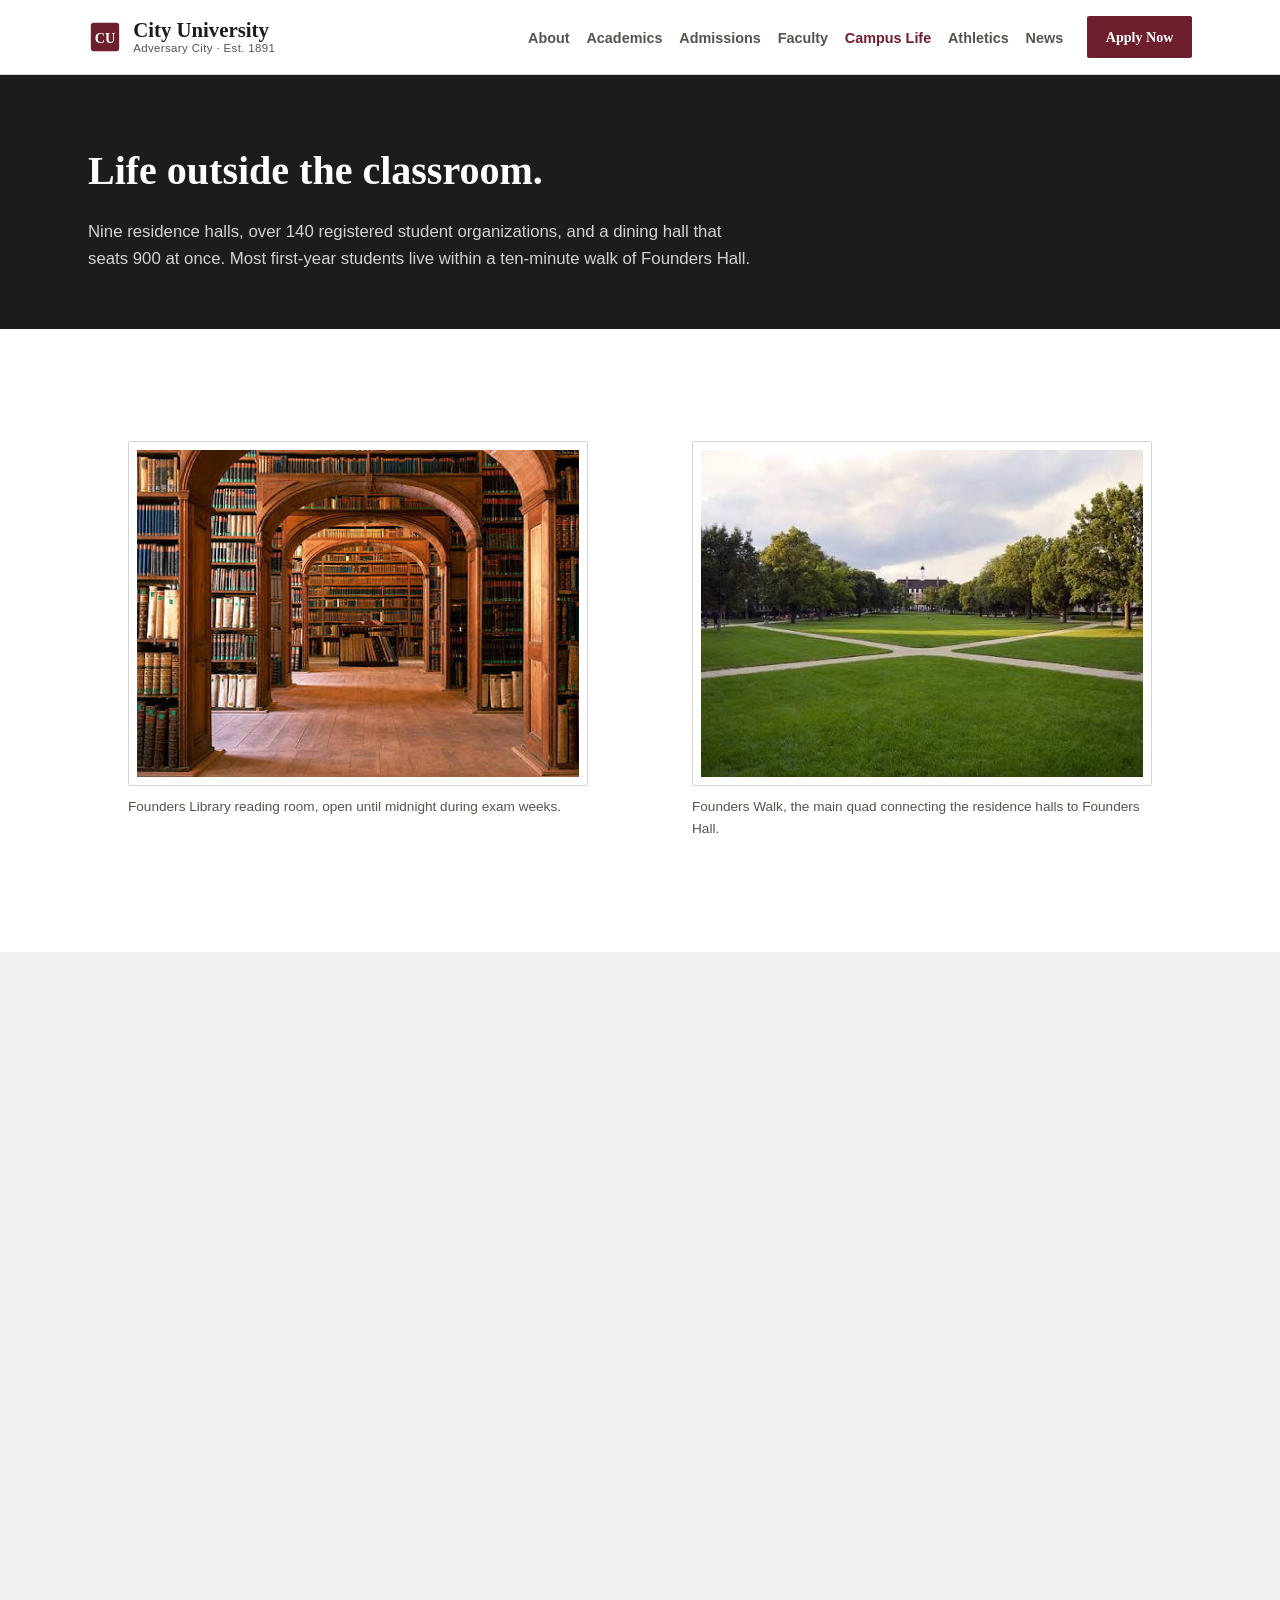
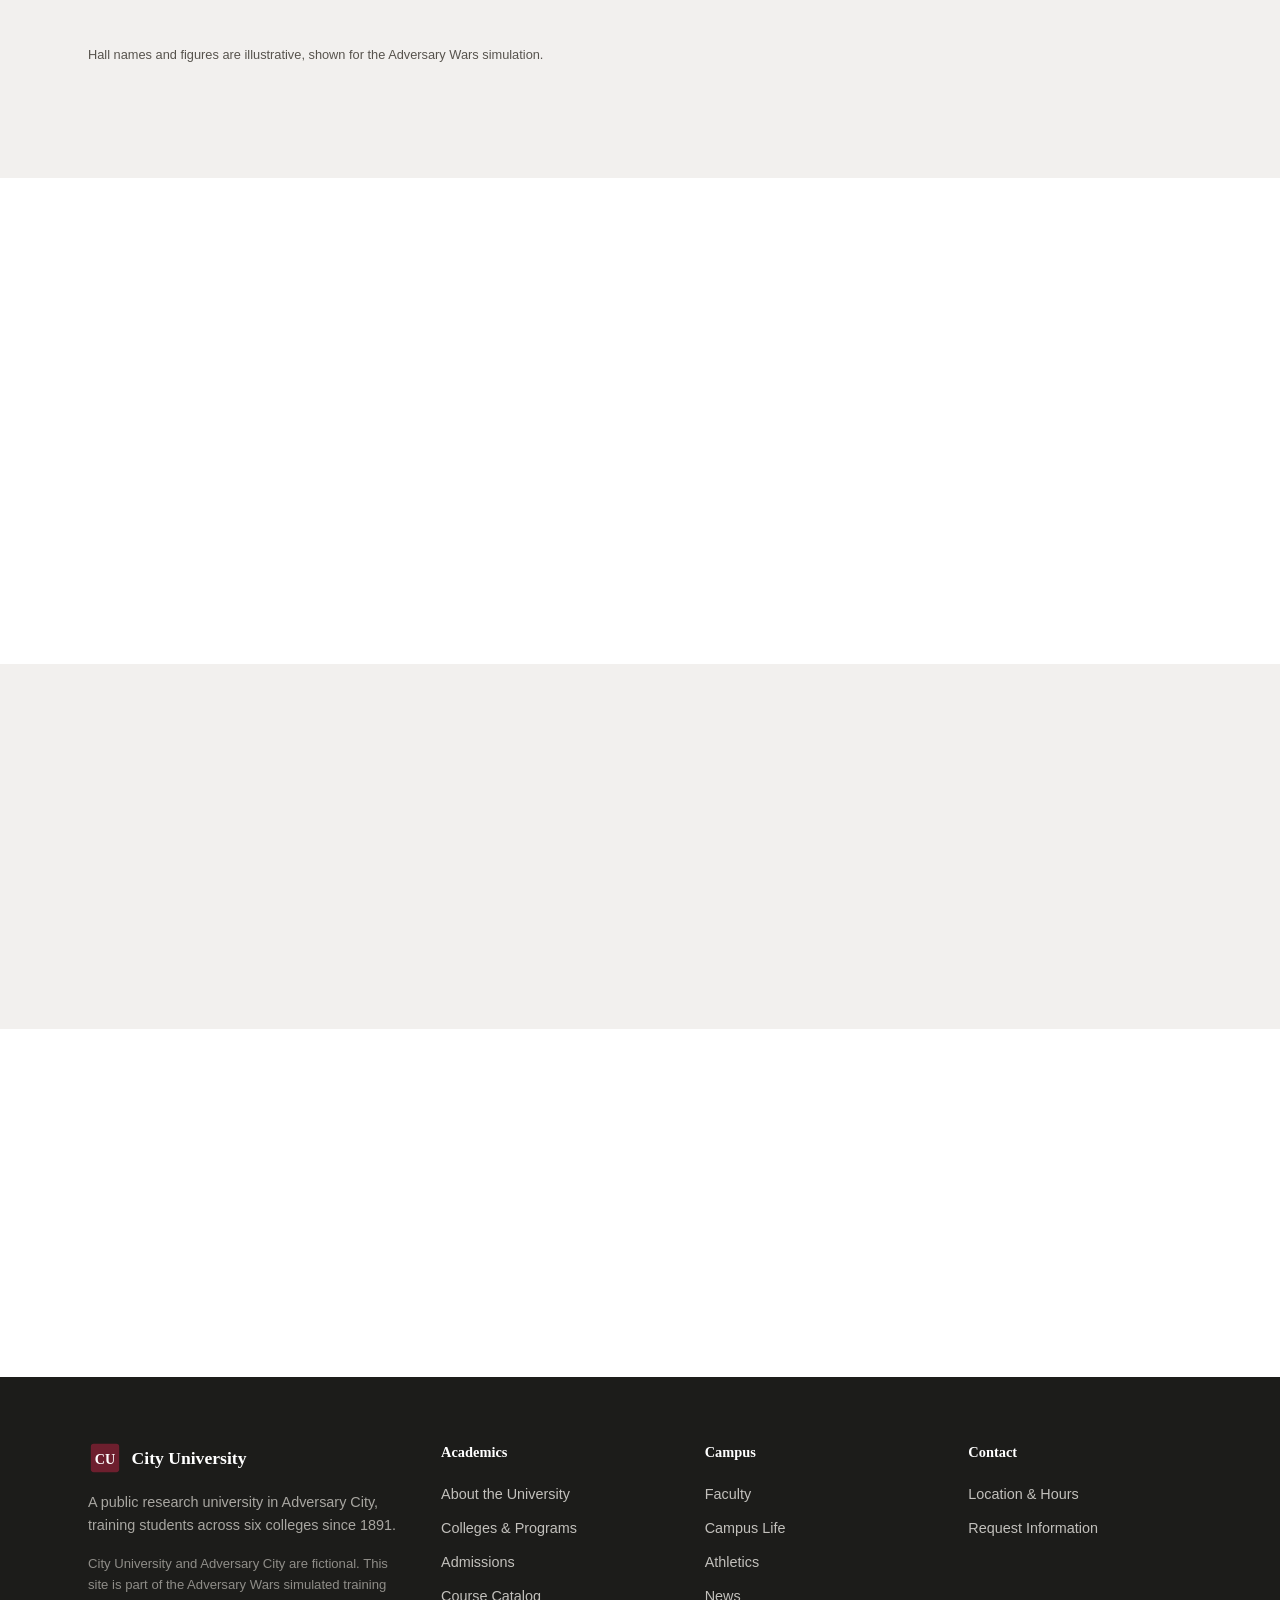
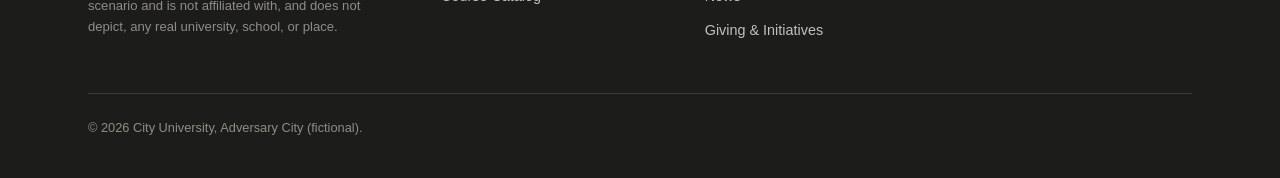
<file: campus-life/index.html>
<!DOCTYPE html>
<!--
  Adversary Wars simulation project, set in the fictional city of Adversary City.
  City University is a fictional facility in the fictional city of Adversary
  City. This site was built for a simulated training/CTF scenario and is not
  intended to represent, impersonate, or harm any real university, school,
  organization, or place.
-->
<html lang="en">
<head>
  <meta charset="UTF-8" />
  <meta name="viewport" content="width=device-width, initial-scale=1.0" />
  <title>Campus Life · City University · Adversary City</title>
  <meta name="robots" content="noindex, nofollow" />
  <meta name="disclaimer" content="City University and Adversary City are fictional, built for the Adversary Wars simulated training scenario. Not affiliated with, and does not depict, any real university, school, or place." />
  <meta name="description" content="Residence halls, dining, and 140 student organizations at City University: what campus life looks like outside the classroom." />
  <meta http-equiv="Content-Security-Policy" content="default-src 'self'; img-src 'self' data:; style-src 'self'; script-src 'self'; object-src 'none'; base-uri 'self'; form-action 'self'; frame-ancestors 'none';" />
  <link rel="icon" href="data:image/svg+xml,%3Csvg xmlns='http://www.w3.org/2000/svg' viewBox='0 0 24 24'%3E%3Crect x='2' y='2' width='20' height='20' rx='2' fill='%236D1F2E'/%3E%3Ctext x='12' y='16.5' text-anchor='middle' font-family='Georgia,serif' font-weight='700' font-size='10' fill='%23FFFFFF'%3ECU%3C/text%3E%3C/svg%3E" />
  <link rel="stylesheet" href="../css/styles.css" />
</head>
<body>
  <a class="skip-link" href="#main">Skip to content</a>

  <header class="site-header">
    <div class="wrap">
      <a class="brand" href="/">
        <svg class="brand-mark" viewBox="0 0 24 24" aria-hidden="true">
          <rect x="2" y="2" width="20" height="20" rx="2" fill="#6D1F2E" />
          <text x="12" y="16.5" text-anchor="middle" font-family="Georgia, 'Times New Roman', serif" font-weight="700" font-size="10" fill="#FFFFFF">CU</text>
        </svg>
        <span class="brand-text">
          <span class="brand-name">City University</span>
          <span class="brand-sub">Adversary City · Est. 1891</span>
        </span>
      </a>

      <button class="nav-toggle" id="nav-toggle" type="button" aria-expanded="false" aria-controls="primary-nav">
        <svg viewBox="0 0 24 24" fill="none" stroke="currentColor" stroke-width="2"><path d="M3 6h18M3 12h18M3 18h18" /></svg>
        <span class="visually-hidden">Menu</span>
      </button>

      <nav class="primary-nav" id="primary-nav" aria-label="Primary">
        <ul>
          <li><a href="../about/">About</a></li>
          <li><a href="../academics/">Academics</a></li>
          <li><a href="../admissions/">Admissions</a></li>
          <li><a href="../faculty/">Faculty</a></li>
          <li><a href="./" aria-current="page">Campus Life</a></li>
          <li><a href="../athletics/">Athletics</a></li>
          <li><a href="../news/">News</a></li>
        </ul>
        <a class="btn btn-primary" href="../admissions/">Apply Now</a>
      </nav>
    </div>
  </header>

  <main id="main">
    <section class="page-header">
      <div class="wrap">
        <h1>Life outside the classroom.</h1>
        <p class="lede">Nine residence halls, over 140 registered student organizations, and a dining hall that seats 900 at once. Most first-year students live within a ten-minute walk of Founders Hall.</p>
      </div>
    </section>

    <section class="section">
      <div class="wrap">
        <div class="photo-duo reveal">
          <figure>
            <div class="illus-frame">
              <img src="../assets/images/library.jpg" width="595" height="336" loading="lazy" alt="A library interior with tall wooden bookshelves and arched doorways leading between reading rooms." />
            </div>
            <figcaption>Founders Library reading room, open until midnight during exam weeks.</figcaption>
          </figure>
          <figure>
            <div class="illus-frame">
              <img src="../assets/images/images.jpg" width="547" height="365" loading="lazy" alt="A campus lawn crossed by diagonal walking paths and lined with trees, leading toward a building in the distance." />
            </div>
            <figcaption>Founders Walk, the main quad connecting the residence halls to Founders Hall.</figcaption>
          </figure>
        </div>
      </div>
    </section>

    <section class="section section-tint">
      <div class="wrap">
        <div class="section-head reveal">
          <h2>Nine residence halls.</h2>
          <p>Housing is guaranteed for first-year and second-year students. Upperclass and graduate students enter a lottery each spring.</p>
        </div>

        <table class="data-table reveal">
          <thead>
            <tr>
              <th scope="col">Hall</th>
              <th scope="col">Assigned To</th>
              <th scope="col" class="num">Capacity</th>
              <th scope="col">Style</th>
            </tr>
          </thead>
          <tbody>
            <tr><td>Knope Hall</td><td>First-Year</td><td class="num">420</td><td>Traditional double</td></tr>
            <tr><td>Meagle Hall</td><td>First-Year</td><td class="num">380</td><td>Traditional double</td></tr>
            <tr><td>Ludgate Hall</td><td>First-Year</td><td class="num">300</td><td>Traditional double</td></tr>
            <tr><td>Wyatt Tower</td><td>Sophomore &amp; up</td><td class="num">260</td><td>Suite-style</td></tr>
            <tr><td>Haverford Commons</td><td>Sophomore &amp; up</td><td class="num">340</td><td>Apartment-style</td></tr>
            <tr><td>Perkins Hall</td><td>Sophomore &amp; up</td><td class="num">290</td><td>Suite-style</td></tr>
            <tr><td>Gergich Hall</td><td>Upperclass</td><td class="num">180</td><td>Apartment-style</td></tr>
            <tr><td>Dwyer Hall</td><td>Upperclass, athletics-affiliated</td><td class="num">150</td><td>Apartment-style</td></tr>
            <tr><td>Traeger House</td><td>Graduate students</td><td class="num">220</td><td>Studio apartments</td></tr>
          </tbody>
        </table>
        <p class="table-note">Hall names and figures are illustrative, shown for the Adversary Wars simulation.</p>
      </div>
    </section>

    <section class="section" id="student-orgs">
      <div class="wrap">
        <div class="section-head reveal">
          <h2>140 registered organizations, six categories.</h2>
        </div>

        <ul class="fact-list reveal">
          <li><span class="fact-label">Academic &amp; Honor Societies</span><span class="fact-value">32</span></li>
          <li><span class="fact-label">Service &amp; Advocacy</span><span class="fact-value">28</span></li>
          <li><span class="fact-label">Cultural &amp; Identity</span><span class="fact-value">24</span></li>
          <li><span class="fact-label">Club Sports</span><span class="fact-value">22</span></li>
          <li><span class="fact-label">Performing Arts</span><span class="fact-value">18</span></li>
          <li><span class="fact-label">Media &amp; Publications</span><span class="fact-value">16</span></li>
        </ul>
      </div>
    </section>

    <section class="section section-tint">
      <div class="wrap">
        <div class="section-head reveal">
          <h2>One dining hall, four kitchens.</h2>
        </div>
        <div class="bio-copy reveal">
          <p>The Founders Dining Hall seats 900 students at once across four stations: a grill, a wok line, a made-to-order salad bar, and a rotating international menu. Three smaller cafes in the library, the student union, and the Engineering annex stay open past midnight during exam weeks.</p>
        </div>
      </div>
    </section>

    <section class="section">
      <div class="wrap">
        <div class="section-head reveal">
          <h2>More to explore before you visit.</h2>
        </div>
        <div class="hero-actions reveal">
          <a class="btn btn-primary" href="../athletics/">See Athletics &amp; Recreation</a>
          <a class="btn btn-secondary" href="../admissions/">Schedule a Campus Tour</a>
        </div>
      </div>
    </section>
  </main>

  <footer class="site-footer">
    <div class="wrap">
      <div class="footer-grid">
        <div class="footer-brand">
          <div class="footer-brand-top">
            <svg class="brand-mark" viewBox="0 0 24 24" aria-hidden="true">
              <rect x="2" y="2" width="20" height="20" rx="2" fill="#6D1F2E" />
              <text x="12" y="16.5" text-anchor="middle" font-family="Georgia, 'Times New Roman', serif" font-weight="700" font-size="10" fill="#FFFFFF">CU</text>
            </svg>
            <span class="brand-name brand-name-invert">City University</span>
          </div>
          <p>A public research university in Adversary City, training students across six colleges since 1891.</p>
          <p class="disclaimer">City University and Adversary City are fictional. This site is part of the Adversary Wars simulated training scenario and is not affiliated with, and does not depict, any real university, school, or place.</p>
        </div>

        <div>
          <h3>Academics</h3>
          <ul>
            <li><a href="../about/">About the University</a></li>
            <li><a href="../academics/">Colleges &amp; Programs</a></li>
            <li><a href="../admissions/">Admissions</a></li>
            <li><a href="../catalog/">Course Catalog</a></li>
          </ul>
        </div>

        <div>
          <h3>Campus</h3>
          <ul>
            <li><a href="../faculty/">Faculty</a></li>
            <li><a href="./">Campus Life</a></li>
            <li><a href="../athletics/">Athletics</a></li>
            <li><a href="../news/">News</a></li>
            <li><a href="/#giving">Giving &amp; Initiatives</a></li>
          </ul>
        </div>

        <div>
          <h3>Contact</h3>
          <ul>
            <li><a href="/#contact">Location &amp; Hours</a></li>
            <li><a href="/#request-info">Request Information</a></li>
          </ul>
        </div>
      </div>

      <div class="footer-bottom">
        <p>&copy; <span id="year"></span> City University, Adversary City (fictional).</p>
      </div>
    </div>
  </footer>

  <script src="../js/main.js" defer></script>
</body>
</html>
</file>
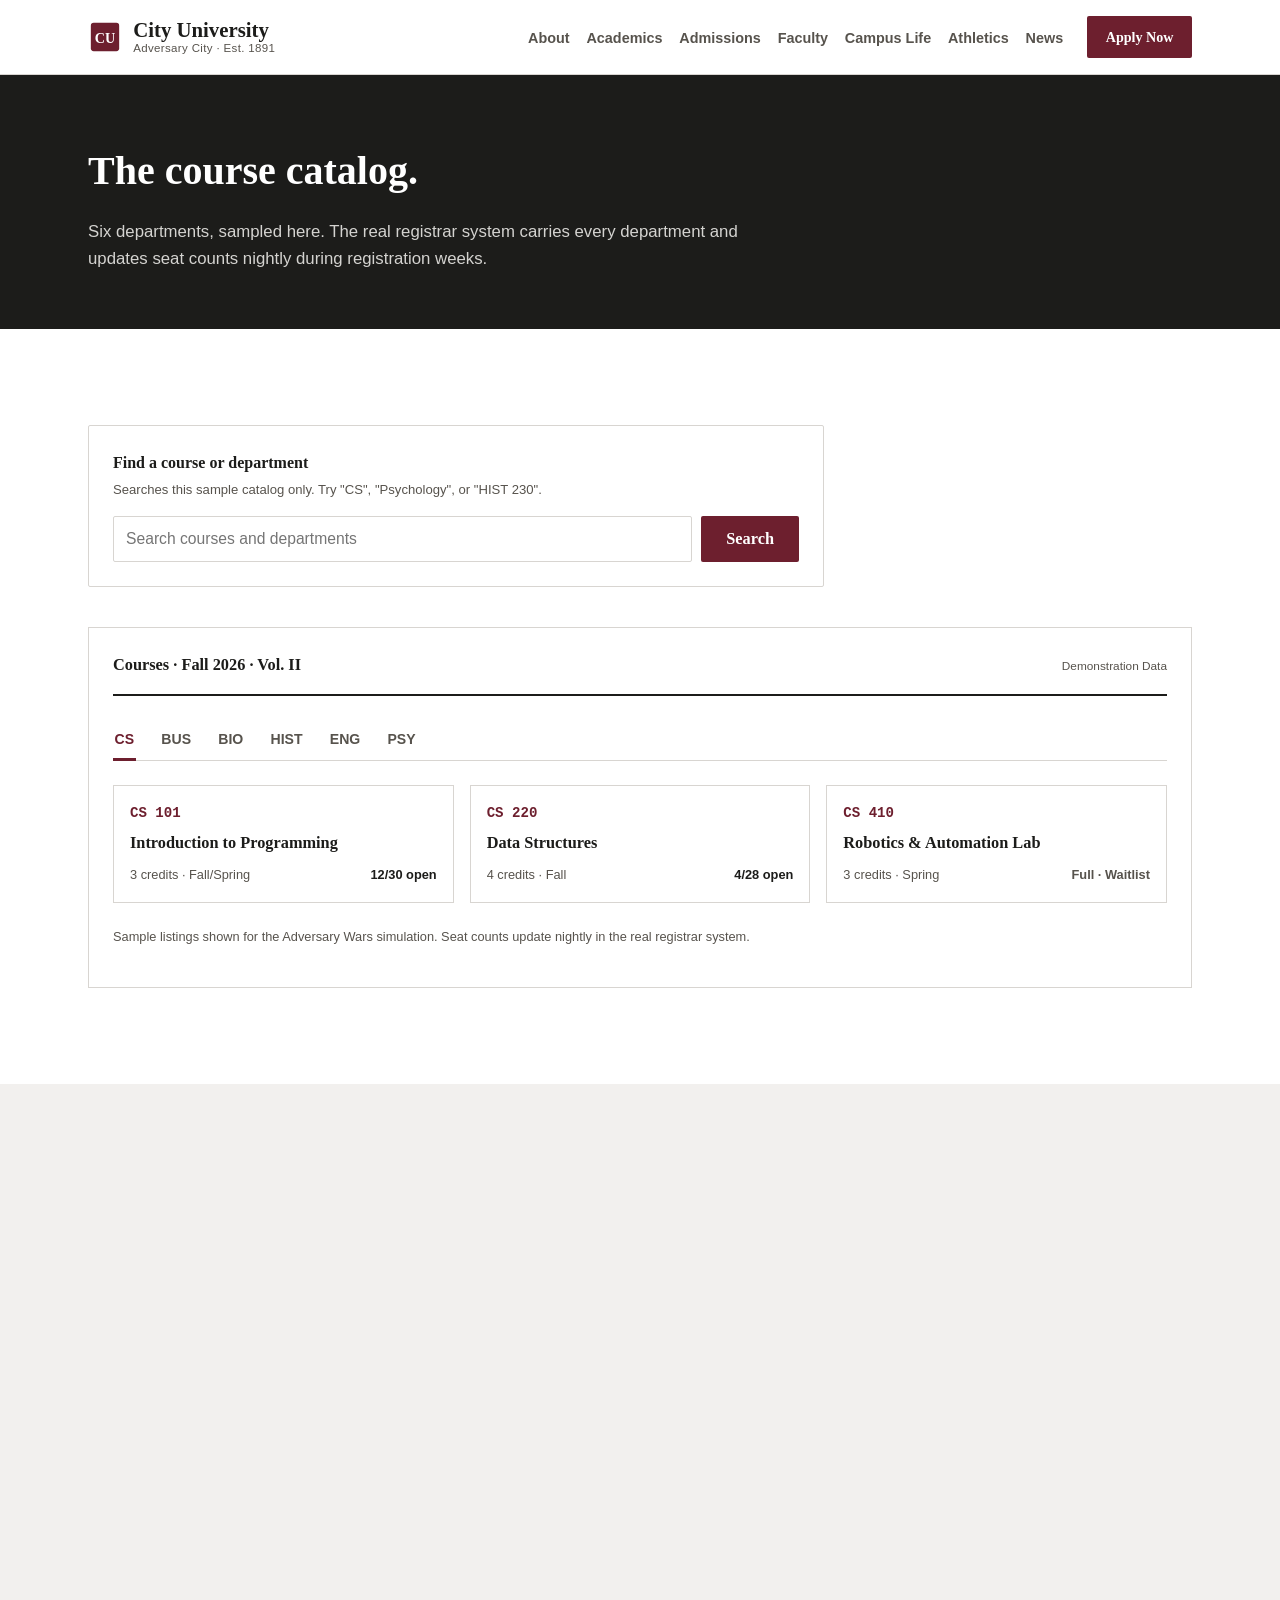
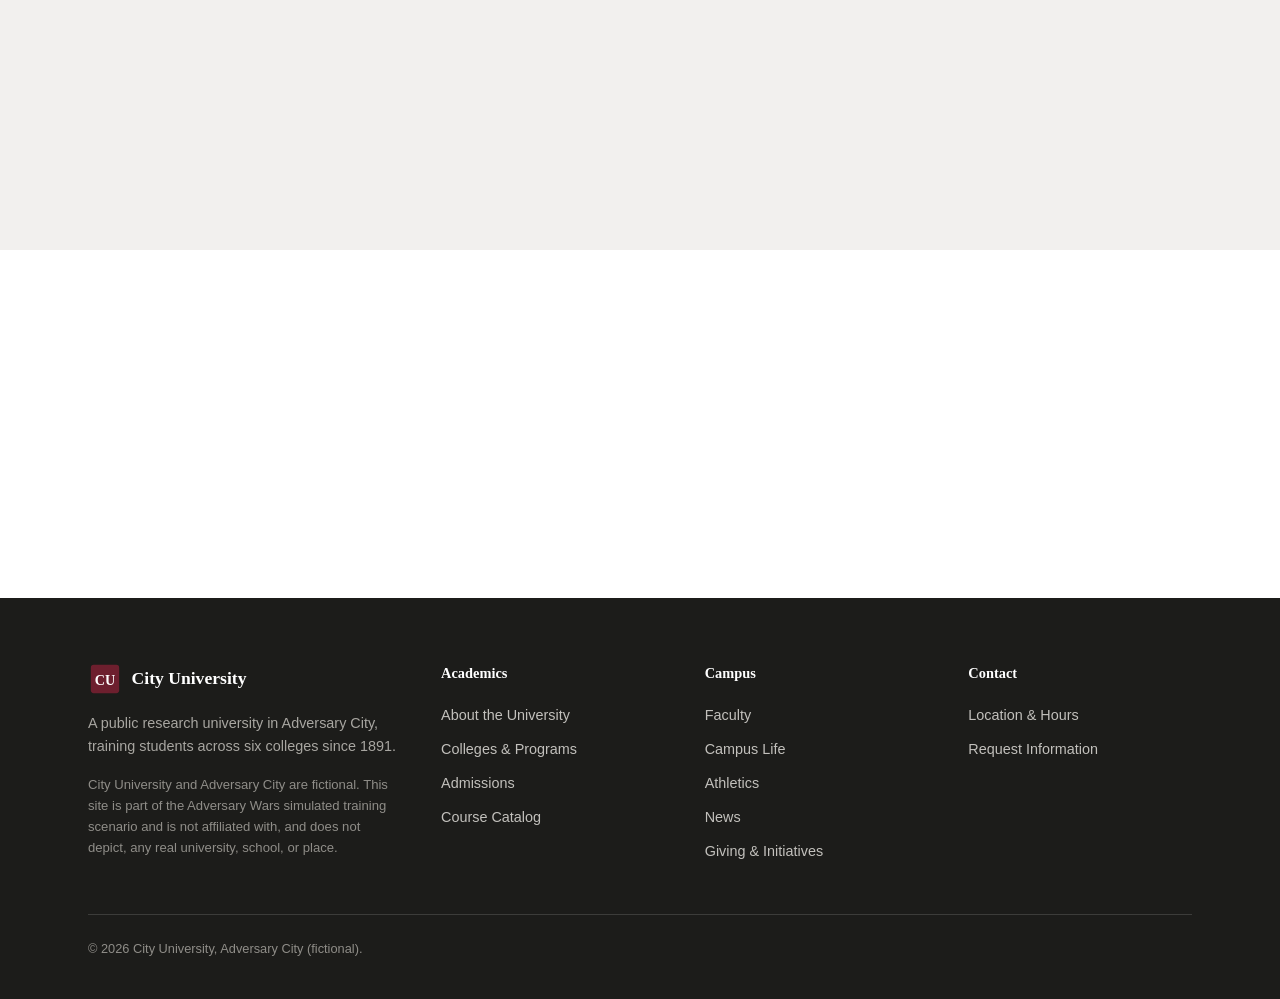
<file: catalog/index.html>
<!DOCTYPE html>
<!--
  Adversary Wars simulation project, set in the fictional city of Adversary City.
  City University is a fictional facility in the fictional city of Adversary
  City. This site was built for a simulated training/CTF scenario and is not
  intended to represent, impersonate, or harm any real university, school,
  organization, or place.
-->
<html lang="en">
<head>
  <meta charset="UTF-8" />
  <meta name="viewport" content="width=device-width, initial-scale=1.0" />
  <title>Course Catalog · City University · Adversary City</title>
  <meta name="robots" content="noindex, nofollow" />
  <meta name="disclaimer" content="City University and Adversary City are fictional, built for the Adversary Wars simulated training scenario. Not affiliated with, and does not depict, any real university, school, or place." />
  <meta name="description" content="Browse City University's course catalog by department: course codes, credits, terms offered, and open seats." />
  <meta http-equiv="Content-Security-Policy" content="default-src 'self'; img-src 'self' data:; style-src 'self'; script-src 'self'; object-src 'none'; base-uri 'self'; form-action 'self'; frame-ancestors 'none';" />
  <link rel="icon" href="data:image/svg+xml,%3Csvg xmlns='http://www.w3.org/2000/svg' viewBox='0 0 24 24'%3E%3Crect x='2' y='2' width='20' height='20' rx='2' fill='%236D1F2E'/%3E%3Ctext x='12' y='16.5' text-anchor='middle' font-family='Georgia,serif' font-weight='700' font-size='10' fill='%23FFFFFF'%3ECU%3C/text%3E%3C/svg%3E" />
  <link rel="stylesheet" href="../css/styles.css" />
</head>
<body>
  <a class="skip-link" href="#main">Skip to content</a>

  <header class="site-header">
    <div class="wrap">
      <a class="brand" href="/">
        <svg class="brand-mark" viewBox="0 0 24 24" aria-hidden="true">
          <rect x="2" y="2" width="20" height="20" rx="2" fill="#6D1F2E" />
          <text x="12" y="16.5" text-anchor="middle" font-family="Georgia, 'Times New Roman', serif" font-weight="700" font-size="10" fill="#FFFFFF">CU</text>
        </svg>
        <span class="brand-text">
          <span class="brand-name">City University</span>
          <span class="brand-sub">Adversary City · Est. 1891</span>
        </span>
      </a>

      <button class="nav-toggle" id="nav-toggle" type="button" aria-expanded="false" aria-controls="primary-nav">
        <svg viewBox="0 0 24 24" fill="none" stroke="currentColor" stroke-width="2"><path d="M3 6h18M3 12h18M3 18h18" /></svg>
        <span class="visually-hidden">Menu</span>
      </button>

      <nav class="primary-nav" id="primary-nav" aria-label="Primary">
        <ul>
          <li><a href="../about/">About</a></li>
          <li><a href="../academics/">Academics</a></li>
          <li><a href="../admissions/">Admissions</a></li>
          <li><a href="../faculty/">Faculty</a></li>
          <li><a href="../campus-life/">Campus Life</a></li>
          <li><a href="../athletics/">Athletics</a></li>
          <li><a href="../news/">News</a></li>
        </ul>
        <a class="btn btn-primary" href="../admissions/">Apply Now</a>
      </nav>
    </div>
  </header>

  <main id="main">
    <section class="page-header">
      <div class="wrap">
        <h1>The course catalog.</h1>
        <p class="lede">Six departments, sampled here. The real registrar system carries every department and updates seat counts nightly during registration weeks.</p>
      </div>
    </section>

    <section class="section">
      <div class="wrap">
        <div class="catalog-search reveal">
          <label for="catalog-search">Find a course or department</label>
          <p class="catalog-search-hint">Searches this sample catalog only. Try "CS", "Psychology", or "HIST 230".</p>
          <div class="catalog-search-row">
            <input type="text" id="catalog-search" placeholder="Search courses and departments" />
            <button type="button" class="btn btn-primary" id="catalog-search-btn">Search</button>
          </div>
          <p class="catalog-search-note" id="catalog-search-note" role="status"></p>
        </div>

        <div class="catalog-drawer reveal">
            <div class="catalog-label">
              <span class="catalog-label-text">Courses · Fall 2026 · Vol. II</span>
              <span class="catalog-label-demo">Demonstration Data</span>
            </div>

            <ul class="guide-tabs" role="tablist" aria-label="Filter courses by department">
              <li class="guide-tab is-active" data-dept="CS" role="tab" aria-selected="true" tabindex="0">CS</li>
              <li class="guide-tab" data-dept="BUS" role="tab" aria-selected="false" tabindex="0">BUS</li>
              <li class="guide-tab" data-dept="BIO" role="tab" aria-selected="false" tabindex="0">BIO</li>
              <li class="guide-tab" data-dept="HIST" role="tab" aria-selected="false" tabindex="0">HIST</li>
              <li class="guide-tab" data-dept="ENG" role="tab" aria-selected="false" tabindex="0">ENG</li>
              <li class="guide-tab" data-dept="PSY" role="tab" aria-selected="false" tabindex="0">PSY</li>
            </ul>

            <div class="index-cards">
              <div class="index-card is-shown" data-dept="CS">
                <span class="index-card-code">CS 101</span>
                <h3 class="index-card-title">Introduction to Programming</h3>
                <div class="index-card-meta"><span>3 credits · Fall/Spring</span><span class="index-card-seats">12/30 open</span></div>
              </div>
              <div class="index-card is-shown" data-dept="CS">
                <span class="index-card-code">CS 220</span>
                <h3 class="index-card-title">Data Structures</h3>
                <div class="index-card-meta"><span>4 credits · Fall</span><span class="index-card-seats">4/28 open</span></div>
              </div>
              <div class="index-card is-shown" data-dept="CS">
                <span class="index-card-code">CS 410</span>
                <h3 class="index-card-title">Robotics &amp; Automation Lab</h3>
                <div class="index-card-meta"><span>3 credits · Spring</span><span class="index-card-seats is-full">Full · Waitlist</span></div>
              </div>

              <div class="index-card" data-dept="BUS">
                <span class="index-card-code">BUS 101</span>
                <h3 class="index-card-title">Principles of Management</h3>
                <div class="index-card-meta"><span>3 credits · Fall/Spring</span><span class="index-card-seats">20/40 open</span></div>
              </div>
              <div class="index-card" data-dept="BUS">
                <span class="index-card-code">BUS 250</span>
                <h3 class="index-card-title">Entrepreneurship Studio I</h3>
                <div class="index-card-meta"><span>3 credits · Fall</span><span class="index-card-seats">6/20 open</span></div>
              </div>
              <div class="index-card" data-dept="BUS">
                <span class="index-card-code">BUS 340</span>
                <h3 class="index-card-title">Marketing Analytics</h3>
                <div class="index-card-meta"><span>3 credits · Spring</span><span class="index-card-seats is-full">Full · Waitlist</span></div>
              </div>

              <div class="index-card" data-dept="BIO">
                <span class="index-card-code">BIO 101</span>
                <h3 class="index-card-title">General Biology I</h3>
                <div class="index-card-meta"><span>4 credits · Fall/Spring</span><span class="index-card-seats">15/32 open</span></div>
              </div>
              <div class="index-card" data-dept="BIO">
                <span class="index-card-code">BIO 240</span>
                <h3 class="index-card-title">Human Anatomy &amp; Physiology</h3>
                <div class="index-card-meta"><span>4 credits · Fall</span><span class="index-card-seats">3/24 open</span></div>
              </div>
              <div class="index-card" data-dept="BIO">
                <span class="index-card-code">BIO 415</span>
                <h3 class="index-card-title">Field Ecology</h3>
                <div class="index-card-meta"><span>3 credits · Summer</span><span class="index-card-seats">8/16 open</span></div>
              </div>

              <div class="index-card" data-dept="HIST">
                <span class="index-card-code">HIST 101</span>
                <h3 class="index-card-title">World History to 1500</h3>
                <div class="index-card-meta"><span>3 credits · Fall/Spring</span><span class="index-card-seats">18/35 open</span></div>
              </div>
              <div class="index-card" data-dept="HIST">
                <span class="index-card-code">HIST 230</span>
                <h3 class="index-card-title">Adversary City: An Urban History</h3>
                <div class="index-card-meta"><span>3 credits · Fall</span><span class="index-card-seats">10/25 open</span></div>
              </div>
              <div class="index-card" data-dept="HIST">
                <span class="index-card-code">HIST 401</span>
                <h3 class="index-card-title">Senior Research Seminar</h3>
                <div class="index-card-meta"><span>3 credits · Spring</span><span class="index-card-seats">2/15 open</span></div>
              </div>

              <div class="index-card" data-dept="ENG">
                <span class="index-card-code">ENG 101</span>
                <h3 class="index-card-title">Composition I</h3>
                <div class="index-card-meta"><span>3 credits · Fall/Spring</span><span class="index-card-seats">22/35 open</span></div>
              </div>
              <div class="index-card" data-dept="ENG">
                <span class="index-card-code">ENG 215</span>
                <h3 class="index-card-title">Introduction to Creative Writing</h3>
                <div class="index-card-meta"><span>3 credits · Fall</span><span class="index-card-seats">5/20 open</span></div>
              </div>
              <div class="index-card" data-dept="ENG">
                <span class="index-card-code">ENG 340</span>
                <h3 class="index-card-title">Adversary City Literature</h3>
                <div class="index-card-meta"><span>3 credits · Spring</span><span class="index-card-seats">12/24 open</span></div>
              </div>

              <div class="index-card" data-dept="PSY">
                <span class="index-card-code">PSY 101</span>
                <h3 class="index-card-title">Introduction to Psychology</h3>
                <div class="index-card-meta"><span>3 credits · Fall/Spring</span><span class="index-card-seats">30/60 open</span></div>
              </div>
              <div class="index-card" data-dept="PSY">
                <span class="index-card-code">PSY 250</span>
                <h3 class="index-card-title">Developmental Psychology</h3>
                <div class="index-card-meta"><span>3 credits · Fall</span><span class="index-card-seats">8/28 open</span></div>
              </div>
              <div class="index-card" data-dept="PSY">
                <span class="index-card-code">PSY 410</span>
                <h3 class="index-card-title">Community Mental Health Practicum</h3>
                <div class="index-card-meta"><span>3 credits · Spring</span><span class="index-card-seats is-full">Full · Waitlist</span></div>
              </div>
            </div>

            <p class="catalog-foot">Sample listings shown for the Adversary Wars simulation. Seat counts update nightly in the real registrar system.</p>
        </div>
      </div>
    </section>

    <section class="section section-tint">
      <div class="wrap">
        <div class="section-head reveal">
          <h2>From advising hold to a locked schedule.</h2>
        </div>

        <ol class="step-list reveal">
          <li class="step-item">
            <span class="step-number">01</span>
            <div>
              <h3>Meet with your academic advisor</h3>
              <p>An advising hold blocks registration until you've met with your advisor and reviewed your degree audit.</p>
            </div>
          </li>
          <li class="step-item">
            <span class="step-number">02</span>
            <div>
              <h3>Get your registration window</h3>
              <p>Windows open by class standing, seniors first, so students closest to graduation get first pick of seats.</p>
            </div>
          </li>
          <li class="step-item">
            <span class="step-number">03</span>
            <div>
              <h3>Register</h3>
              <p>Add courses directly through the registrar system once your window opens. Full sections offer a waitlist.</p>
            </div>
          </li>
          <li class="step-item">
            <span class="step-number">04</span>
            <div>
              <h3>Add or drop by the deadline</h3>
              <p>Schedules lock two weeks into the term. Drops after that date require a signed withdrawal form.</p>
            </div>
          </li>
        </ol>
      </div>
    </section>

    <section class="section">
      <div class="wrap">
        <div class="section-head reveal">
          <h2>Where these courses live.</h2>
        </div>
        <div class="hero-actions reveal">
          <a class="btn btn-primary" href="../academics/">See Colleges &amp; Programs</a>
          <a class="btn btn-secondary" href="../faculty/">Meet the Faculty</a>
        </div>
      </div>
    </section>
  </main>

  <footer class="site-footer">
    <div class="wrap">
      <div class="footer-grid">
        <div class="footer-brand">
          <div class="footer-brand-top">
            <svg class="brand-mark" viewBox="0 0 24 24" aria-hidden="true">
              <rect x="2" y="2" width="20" height="20" rx="2" fill="#6D1F2E" />
              <text x="12" y="16.5" text-anchor="middle" font-family="Georgia, 'Times New Roman', serif" font-weight="700" font-size="10" fill="#FFFFFF">CU</text>
            </svg>
            <span class="brand-name brand-name-invert">City University</span>
          </div>
          <p>A public research university in Adversary City, training students across six colleges since 1891.</p>
          <p class="disclaimer">City University and Adversary City are fictional. This site is part of the Adversary Wars simulated training scenario and is not affiliated with, and does not depict, any real university, school, or place.</p>
        </div>

        <div>
          <h3>Academics</h3>
          <ul>
            <li><a href="../about/">About the University</a></li>
            <li><a href="../academics/">Colleges &amp; Programs</a></li>
            <li><a href="../admissions/">Admissions</a></li>
            <li><a href="./">Course Catalog</a></li>
          </ul>
        </div>

        <div>
          <h3>Campus</h3>
          <ul>
            <li><a href="../faculty/">Faculty</a></li>
            <li><a href="../campus-life/">Campus Life</a></li>
            <li><a href="../athletics/">Athletics</a></li>
            <li><a href="../news/">News</a></li>
            <li><a href="/#giving">Giving &amp; Initiatives</a></li>
          </ul>
        </div>

        <div>
          <h3>Contact</h3>
          <ul>
            <li><a href="/#contact">Location &amp; Hours</a></li>
            <li><a href="/#request-info">Request Information</a></li>
          </ul>
        </div>
      </div>

      <div class="footer-bottom">
        <p>&copy; <span id="year"></span> City University, Adversary City (fictional).</p>
      </div>
    </div>
  </footer>

  <script src="../js/main.js" defer></script>
</body>
</html>
</file>
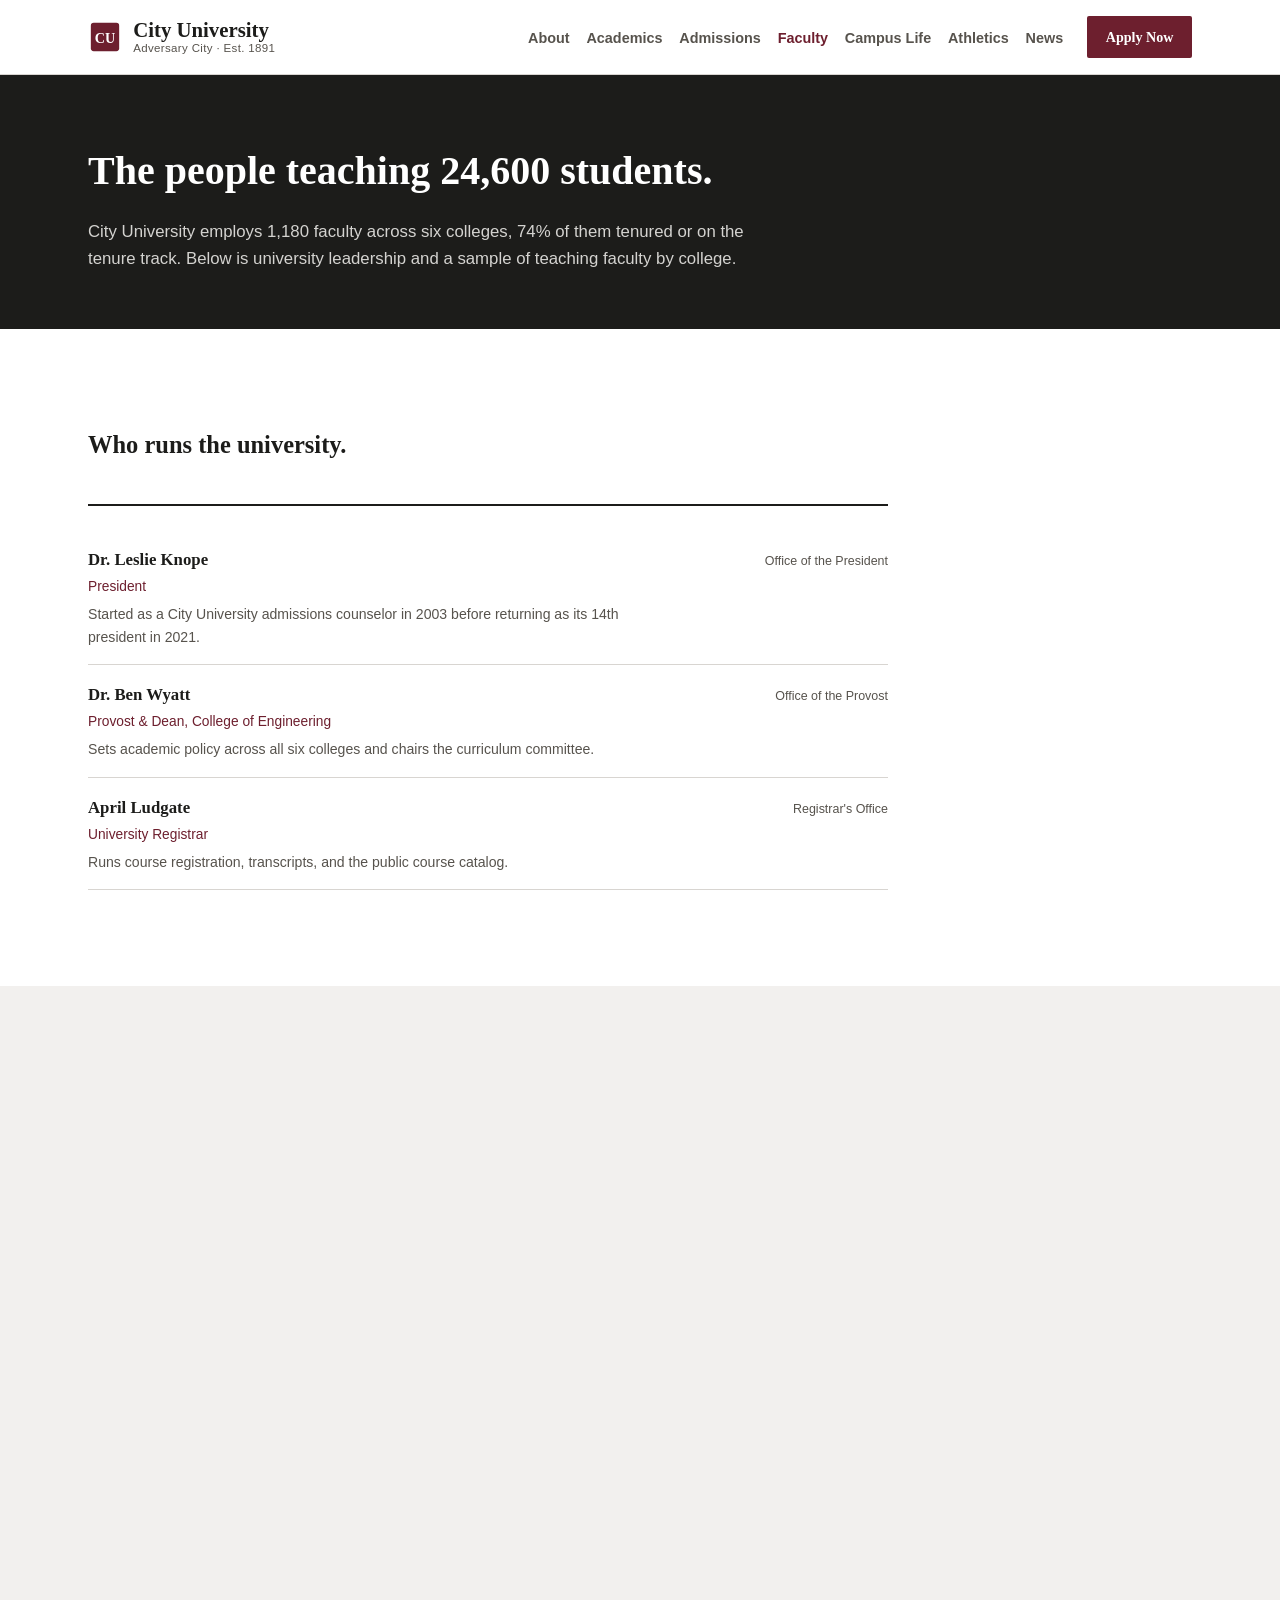
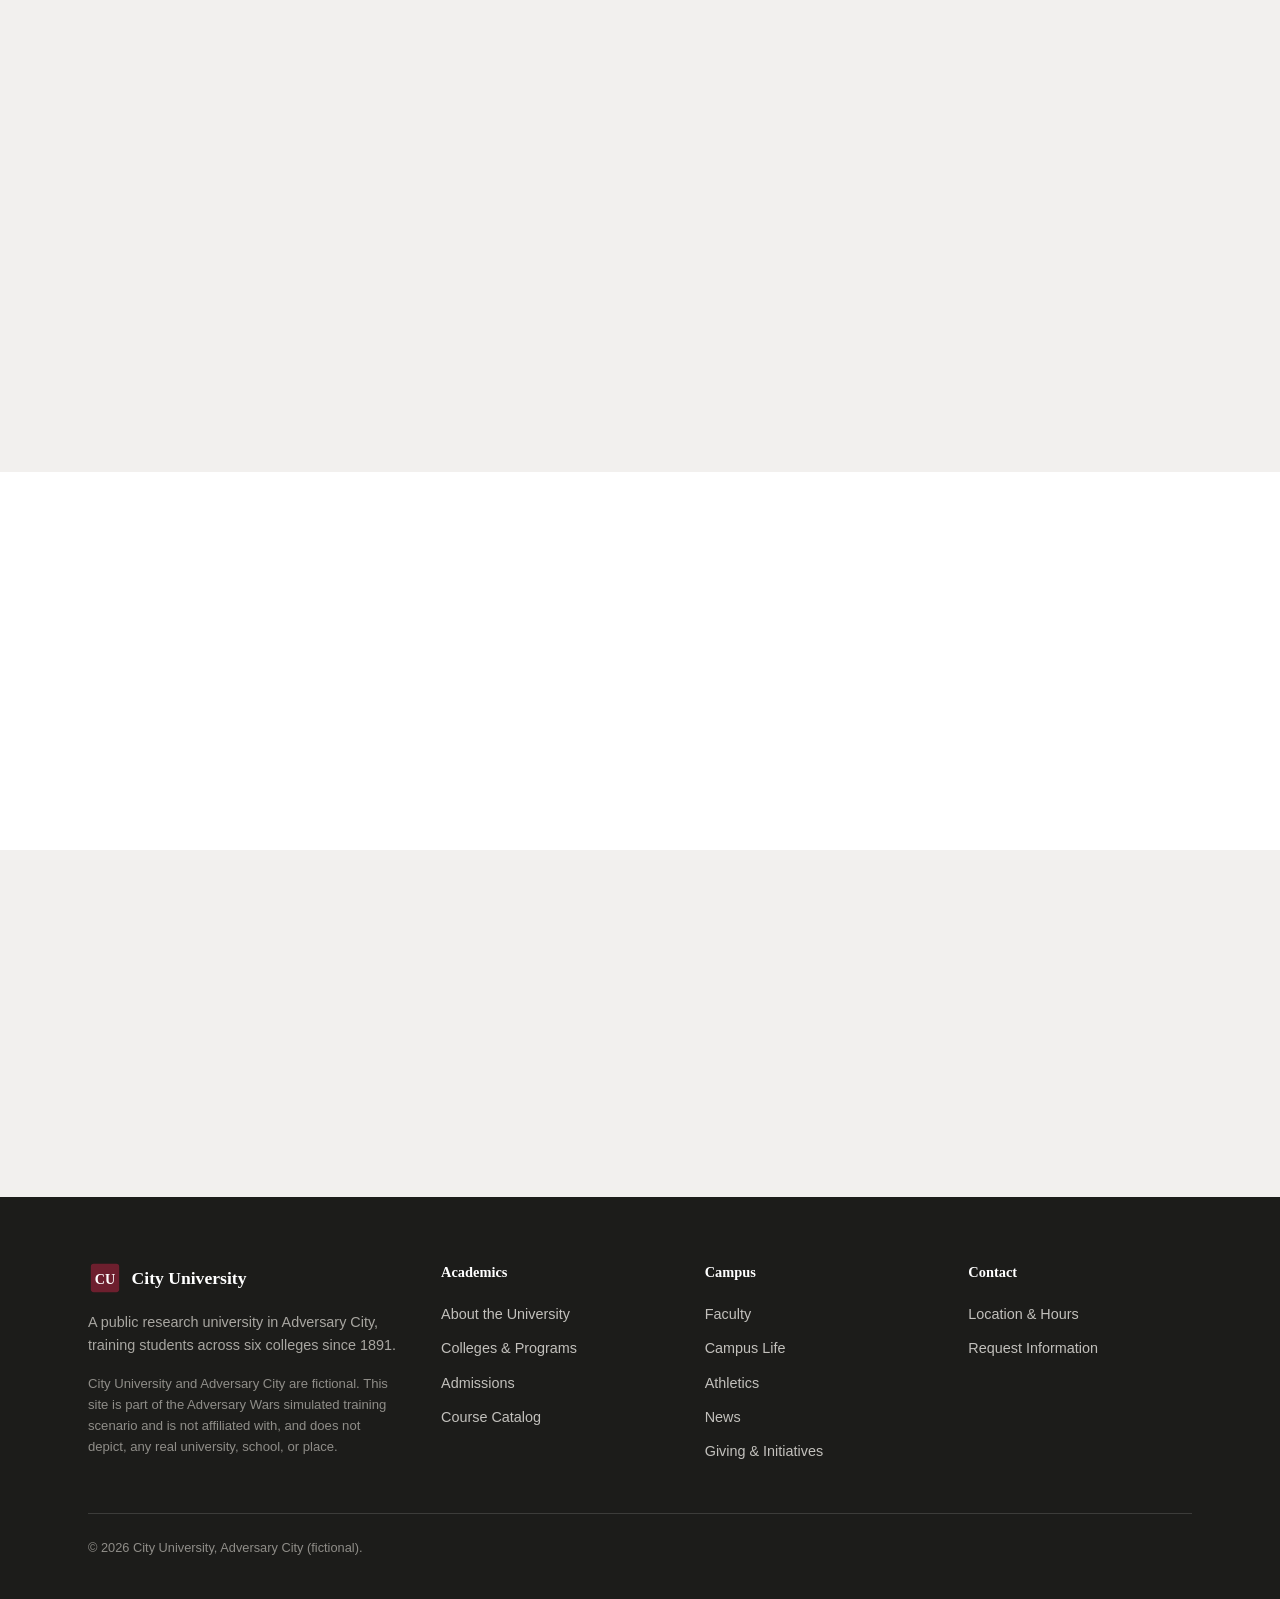
<file: faculty/index.html>
<!DOCTYPE html>
<!--
  Adversary Wars simulation project, set in the fictional city of Adversary City.
  City University is a fictional facility in the fictional city of Adversary
  City. This site was built for a simulated training/CTF scenario and is not
  intended to represent, impersonate, or harm any real university, school,
  organization, or place.
-->
<html lang="en">
<head>
  <meta charset="UTF-8" />
  <meta name="viewport" content="width=device-width, initial-scale=1.0" />
  <title>Faculty · City University · Adversary City</title>
  <meta name="robots" content="noindex, nofollow" />
  <meta name="disclaimer" content="City University and Adversary City are fictional, built for the Adversary Wars simulated training scenario. Not affiliated with, and does not depict, any real university, school, or place. Names shown are fictional stand-ins used for this simulation." />
  <meta name="description" content="City University's faculty directory: the president, provost, and teaching faculty across the university's six colleges." />
  <meta http-equiv="Content-Security-Policy" content="default-src 'self'; img-src 'self' data:; style-src 'self'; script-src 'self'; object-src 'none'; base-uri 'self'; form-action 'self'; frame-ancestors 'none';" />
  <link rel="icon" href="data:image/svg+xml,%3Csvg xmlns='http://www.w3.org/2000/svg' viewBox='0 0 24 24'%3E%3Crect x='2' y='2' width='20' height='20' rx='2' fill='%236D1F2E'/%3E%3Ctext x='12' y='16.5' text-anchor='middle' font-family='Georgia,serif' font-weight='700' font-size='10' fill='%23FFFFFF'%3ECU%3C/text%3E%3C/svg%3E" />
  <link rel="stylesheet" href="../css/styles.css" />
</head>
<body>
  <a class="skip-link" href="#main">Skip to content</a>

  <header class="site-header">
    <div class="wrap">
      <a class="brand" href="/">
        <svg class="brand-mark" viewBox="0 0 24 24" aria-hidden="true">
          <rect x="2" y="2" width="20" height="20" rx="2" fill="#6D1F2E" />
          <text x="12" y="16.5" text-anchor="middle" font-family="Georgia, 'Times New Roman', serif" font-weight="700" font-size="10" fill="#FFFFFF">CU</text>
        </svg>
        <span class="brand-text">
          <span class="brand-name">City University</span>
          <span class="brand-sub">Adversary City · Est. 1891</span>
        </span>
      </a>

      <button class="nav-toggle" id="nav-toggle" type="button" aria-expanded="false" aria-controls="primary-nav">
        <svg viewBox="0 0 24 24" fill="none" stroke="currentColor" stroke-width="2"><path d="M3 6h18M3 12h18M3 18h18" /></svg>
        <span class="visually-hidden">Menu</span>
      </button>

      <nav class="primary-nav" id="primary-nav" aria-label="Primary">
        <ul>
          <li><a href="../about/">About</a></li>
          <li><a href="../academics/">Academics</a></li>
          <li><a href="../admissions/">Admissions</a></li>
          <li><a href="./" aria-current="page">Faculty</a></li>
          <li><a href="../campus-life/">Campus Life</a></li>
          <li><a href="../athletics/">Athletics</a></li>
          <li><a href="../news/">News</a></li>
        </ul>
        <a class="btn btn-primary" href="../admissions/">Apply Now</a>
      </nav>
    </div>
  </header>

  <main id="main">
    <section class="page-header">
      <div class="wrap">
        <h1>The people teaching 24,600 students.</h1>
        <p class="lede">City University employs 1,180 faculty across six colleges, 74% of them tenured or on the tenure track. Below is university leadership and a sample of teaching faculty by college.</p>
      </div>
    </section>

    <section class="section">
      <div class="wrap">
        <div class="section-head reveal">
          <h2>Who runs the university.</h2>
        </div>

        <ul class="masthead-list reveal">
          <li class="masthead-row">
            <span>
              <span class="masthead-name">Dr. Leslie Knope</span>
              <span class="masthead-role">President</span>
              <span class="masthead-note">Started as a City University admissions counselor in 2003 before returning as its 14th president in 2021.</span>
            </span>
            <span class="masthead-dept">Office of the President</span>
          </li>
          <li class="masthead-row">
            <span>
              <span class="masthead-name">Dr. Ben Wyatt</span>
              <span class="masthead-role">Provost &amp; Dean, College of Engineering</span>
              <span class="masthead-note">Sets academic policy across all six colleges and chairs the curriculum committee.</span>
            </span>
            <span class="masthead-dept">Office of the Provost</span>
          </li>
          <li class="masthead-row">
            <span>
              <span class="masthead-name">April Ludgate</span>
              <span class="masthead-role">University Registrar</span>
              <span class="masthead-note">Runs course registration, transcripts, and the public course catalog.</span>
            </span>
            <span class="masthead-dept">Registrar's Office</span>
          </li>
        </ul>
      </div>
    </section>

    <section class="section section-tint">
      <div class="wrap">
        <div class="section-head reveal">
          <h2>A sample from each college.</h2>
        </div>

        <ul class="masthead-list reveal">
          <li class="masthead-row">
            <span>
              <span class="masthead-name">Dr. Jeff Winger</span>
              <span class="masthead-role">Professor of Communication Studies</span>
              <span class="masthead-note">Teaches Persuasive Rhetoric, the most oversubscribed course on campus.</span>
            </span>
            <span class="masthead-dept">Arts &amp; Sciences</span>
          </li>
          <li class="masthead-row">
            <span>
              <span class="masthead-name">Dr. Britta Perry</span>
              <span class="masthead-role">Associate Professor of Psychology</span>
              <span class="masthead-note">Runs the campus's community mental health clinic training program.</span>
            </span>
            <span class="masthead-dept">Arts &amp; Sciences</span>
          </li>
          <li class="masthead-row">
            <span>
              <span class="masthead-name">Dr. Abed Nadir</span>
              <span class="masthead-role">Associate Professor of Film &amp; Media</span>
              <span class="masthead-note">Directs the student-run campus television station.</span>
            </span>
            <span class="masthead-dept">Arts &amp; Sciences</span>
          </li>
          <li class="masthead-row">
            <span>
              <span class="masthead-name">Dr. Sheldon Cooper</span>
              <span class="masthead-role">Professor of Theoretical Physics</span>
              <span class="masthead-note">Directs the undergraduate research track in the Physics Department.</span>
            </span>
            <span class="masthead-dept">Engineering</span>
          </li>
          <li class="masthead-row">
            <span>
              <span class="masthead-name">Dr. Annie Edison</span>
              <span class="masthead-role">Assistant Professor of Public Health</span>
              <span class="masthead-note">Advises pre-health students applying to nursing and physician assistant programs.</span>
            </span>
            <span class="masthead-dept">Health Sciences</span>
          </li>
          <li class="masthead-row">
            <span>
              <span class="masthead-name">Troy Barnes</span>
              <span class="masthead-role">Lecturer in Kinesiology</span>
              <span class="masthead-note">Teaches the sports science courses required of every athletic training minor.</span>
            </span>
            <span class="masthead-dept">Health Sciences</span>
          </li>
          <li class="masthead-row">
            <span>
              <span class="masthead-name">Shirley Bennett</span>
              <span class="masthead-role">Associate Professor of Accounting</span>
              <span class="masthead-note">Coordinates the College of Business's CPA exam preparation track.</span>
            </span>
            <span class="masthead-dept">Business</span>
          </li>
        </ul>
      </div>
    </section>

    <section class="section">
      <div class="wrap">
        <div class="section-head reveal">
        </div>
        <ul class="fact-list reveal">
          <li><span class="fact-label">Total Faculty</span><span class="fact-value">1,180</span></li>
          <li><span class="fact-label">Tenured or Tenure-Track</span><span class="fact-value">74%</span></li>
          <li><span class="fact-label">Hold a Doctorate</span><span class="fact-value">81%</span></li>
          <li><span class="fact-label">Average Class Size</span><span class="fact-value">27</span></li>
        </ul>
      </div>
    </section>

    <section class="section section-tint">
      <div class="wrap">
        <div class="section-head reveal">
          <h2>Which college is this faculty in?</h2>
        </div>
        <div class="hero-actions reveal">
          <a class="btn btn-primary" href="../academics/">See Colleges &amp; Deans</a>
          <a class="btn btn-secondary" href="../about/">About the University</a>
        </div>
      </div>
    </section>
  </main>

  <footer class="site-footer">
    <div class="wrap">
      <div class="footer-grid">
        <div class="footer-brand">
          <div class="footer-brand-top">
            <svg class="brand-mark" viewBox="0 0 24 24" aria-hidden="true">
              <rect x="2" y="2" width="20" height="20" rx="2" fill="#6D1F2E" />
              <text x="12" y="16.5" text-anchor="middle" font-family="Georgia, 'Times New Roman', serif" font-weight="700" font-size="10" fill="#FFFFFF">CU</text>
            </svg>
            <span class="brand-name brand-name-invert">City University</span>
          </div>
          <p>A public research university in Adversary City, training students across six colleges since 1891.</p>
          <p class="disclaimer">City University and Adversary City are fictional. This site is part of the Adversary Wars simulated training scenario and is not affiliated with, and does not depict, any real university, school, or place.</p>
        </div>

        <div>
          <h3>Academics</h3>
          <ul>
            <li><a href="../about/">About the University</a></li>
            <li><a href="../academics/">Colleges &amp; Programs</a></li>
            <li><a href="../admissions/">Admissions</a></li>
            <li><a href="../catalog/">Course Catalog</a></li>
          </ul>
        </div>

        <div>
          <h3>Campus</h3>
          <ul>
            <li><a href="./">Faculty</a></li>
            <li><a href="../campus-life/">Campus Life</a></li>
            <li><a href="../athletics/">Athletics</a></li>
            <li><a href="../news/">News</a></li>
            <li><a href="/#giving">Giving &amp; Initiatives</a></li>
          </ul>
        </div>

        <div>
          <h3>Contact</h3>
          <ul>
            <li><a href="/#contact">Location &amp; Hours</a></li>
            <li><a href="/#request-info">Request Information</a></li>
          </ul>
        </div>
      </div>

      <div class="footer-bottom">
        <p>&copy; <span id="year"></span> City University, Adversary City (fictional).</p>
      </div>
    </div>
  </footer>

  <script src="../js/main.js" defer></script>
</body>
</html>
</file>
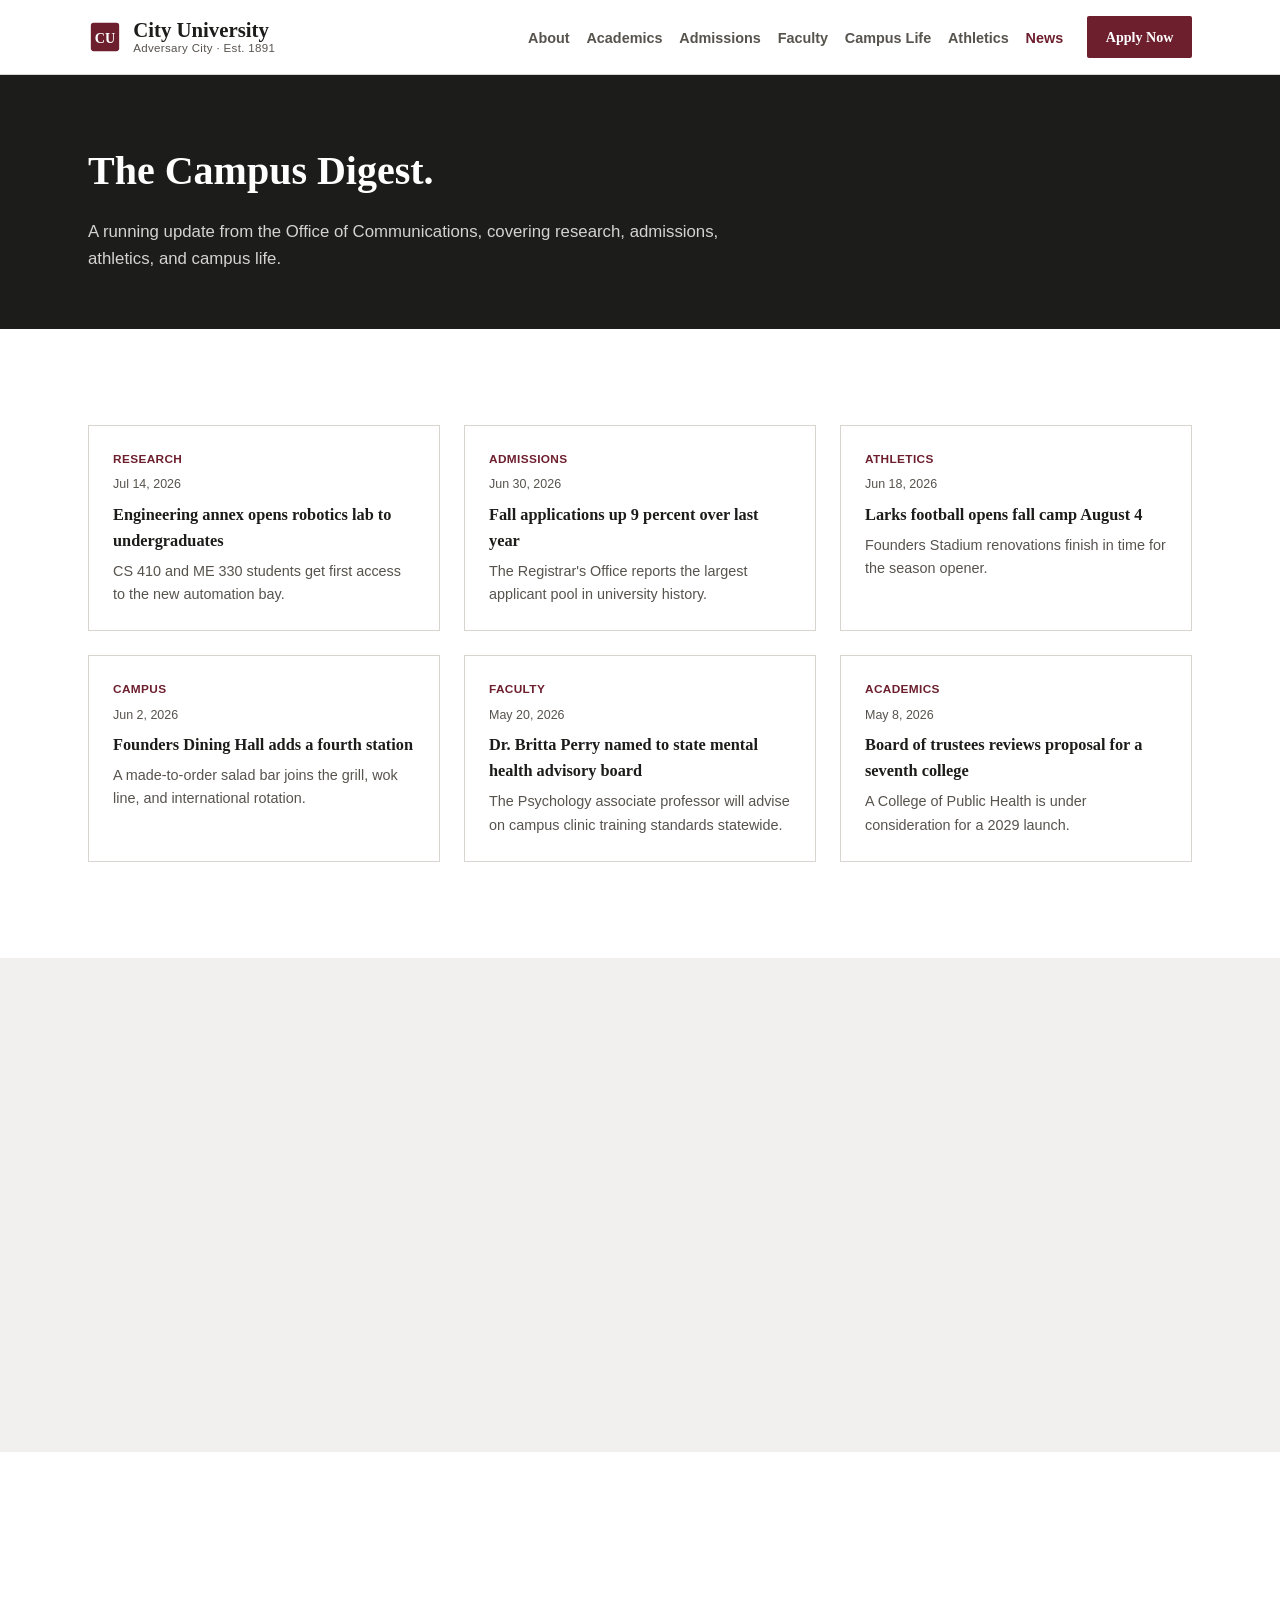
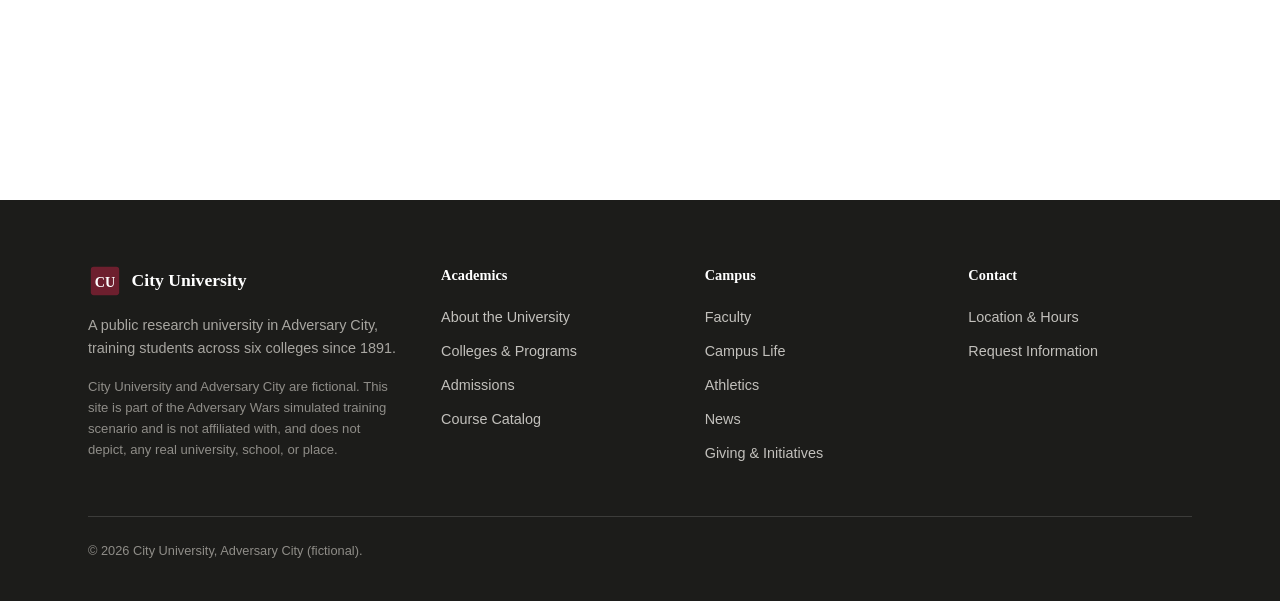
<file: news/index.html>
<!DOCTYPE html>
<!--
  Adversary Wars simulation project, set in the fictional city of Adversary City.
  City University is a fictional facility in the fictional city of Adversary
  City. This site was built for a simulated training/CTF scenario and is not
  intended to represent, impersonate, or harm any real university, school,
  organization, or place.
-->
<html lang="en">
<head>
  <meta charset="UTF-8" />
  <meta name="viewport" content="width=device-width, initial-scale=1.0" />
  <title>News · City University · Adversary City</title>
  <meta name="robots" content="noindex, nofollow" />
  <meta name="disclaimer" content="City University and Adversary City are fictional, built for the Adversary Wars simulated training scenario. Not affiliated with, and does not depict, any real university, school, or place." />
  <meta name="description" content="The City University campus digest: research, admissions, athletics, and campus news, plus an archive of past headlines." />
  <meta http-equiv="Content-Security-Policy" content="default-src 'self'; img-src 'self' data:; style-src 'self'; script-src 'self'; object-src 'none'; base-uri 'self'; form-action 'self'; frame-ancestors 'none';" />
  <link rel="icon" href="data:image/svg+xml,%3Csvg xmlns='http://www.w3.org/2000/svg' viewBox='0 0 24 24'%3E%3Crect x='2' y='2' width='20' height='20' rx='2' fill='%236D1F2E'/%3E%3Ctext x='12' y='16.5' text-anchor='middle' font-family='Georgia,serif' font-weight='700' font-size='10' fill='%23FFFFFF'%3ECU%3C/text%3E%3C/svg%3E" />
  <link rel="stylesheet" href="../css/styles.css" />
</head>
<body>
  <a class="skip-link" href="#main">Skip to content</a>

  <header class="site-header">
    <div class="wrap">
      <a class="brand" href="/">
        <svg class="brand-mark" viewBox="0 0 24 24" aria-hidden="true">
          <rect x="2" y="2" width="20" height="20" rx="2" fill="#6D1F2E" />
          <text x="12" y="16.5" text-anchor="middle" font-family="Georgia, 'Times New Roman', serif" font-weight="700" font-size="10" fill="#FFFFFF">CU</text>
        </svg>
        <span class="brand-text">
          <span class="brand-name">City University</span>
          <span class="brand-sub">Adversary City · Est. 1891</span>
        </span>
      </a>

      <button class="nav-toggle" id="nav-toggle" type="button" aria-expanded="false" aria-controls="primary-nav">
        <svg viewBox="0 0 24 24" fill="none" stroke="currentColor" stroke-width="2"><path d="M3 6h18M3 12h18M3 18h18" /></svg>
        <span class="visually-hidden">Menu</span>
      </button>

      <nav class="primary-nav" id="primary-nav" aria-label="Primary">
        <ul>
          <li><a href="../about/">About</a></li>
          <li><a href="../academics/">Academics</a></li>
          <li><a href="../admissions/">Admissions</a></li>
          <li><a href="../faculty/">Faculty</a></li>
          <li><a href="../campus-life/">Campus Life</a></li>
          <li><a href="../athletics/">Athletics</a></li>
          <li><a href="./" aria-current="page">News</a></li>
        </ul>
        <a class="btn btn-primary" href="../admissions/">Apply Now</a>
      </nav>
    </div>
  </header>

  <main id="main">
    <section class="page-header">
      <div class="wrap">
        <h1>The Campus Digest.</h1>
        <p class="lede">A running update from the Office of Communications, covering research, admissions, athletics, and campus life.</p>
      </div>
    </section>

    <section class="section">
      <div class="wrap">
        <div class="digest-grid reveal">
          <div class="digest-card">
            <span class="digest-tag">Research</span>
            <span class="digest-date">Jul 14, 2026</span>
            <h3>Engineering annex opens robotics lab to undergraduates</h3>
            <p>CS 410 and ME 330 students get first access to the new automation bay.</p>
          </div>
          <div class="digest-card">
            <span class="digest-tag">Admissions</span>
            <span class="digest-date">Jun 30, 2026</span>
            <h3>Fall applications up 9 percent over last year</h3>
            <p>The Registrar's Office reports the largest applicant pool in university history.</p>
          </div>
          <div class="digest-card">
            <span class="digest-tag">Athletics</span>
            <span class="digest-date">Jun 18, 2026</span>
            <h3>Larks football opens fall camp August 4</h3>
            <p>Founders Stadium renovations finish in time for the season opener.</p>
          </div>
          <div class="digest-card">
            <span class="digest-tag">Campus</span>
            <span class="digest-date">Jun 2, 2026</span>
            <h3>Founders Dining Hall adds a fourth station</h3>
            <p>A made-to-order salad bar joins the grill, wok line, and international rotation.</p>
          </div>
          <div class="digest-card">
            <span class="digest-tag">Faculty</span>
            <span class="digest-date">May 20, 2026</span>
            <h3>Dr. Britta Perry named to state mental health advisory board</h3>
            <p>The Psychology associate professor will advise on campus clinic training standards statewide.</p>
          </div>
          <div class="digest-card">
            <span class="digest-tag">Academics</span>
            <span class="digest-date">May 8, 2026</span>
            <h3>Board of trustees reviews proposal for a seventh college</h3>
            <p>A College of Public Health is under consideration for a 2029 launch.</p>
          </div>
        </div>
      </div>
    </section>

    <section class="section section-tint">
      <div class="wrap">
        <div class="section-head reveal">
          <h2>Earlier this year.</h2>
        </div>

        <table class="data-table reveal">
          <thead>
            <tr>
              <th scope="col">Month</th>
              <th scope="col">Headline</th>
            </tr>
          </thead>
          <tbody>
            <tr><td>Apr 2026</td><td>Honors program admits its largest cohort, 210 students</td></tr>
            <tr><td>Mar 2026</td><td>Women's basketball clinches Founders Conference title</td></tr>
            <tr><td>Feb 2026</td><td>City University announces need-based aid increase for fall 2026</td></tr>
            <tr><td>Jan 2026</td><td>Spring enrollment opens with 96 new course sections</td></tr>
          </tbody>
        </table>
      </div>
    </section>

    <section class="section">
      <div class="wrap">
        <div class="section-head reveal">
          <h2>Where this news comes from.</h2>
        </div>
        <div class="hero-actions reveal">
          <a class="btn btn-primary" href="../academics/">See Colleges &amp; Programs</a>
          <a class="btn btn-secondary" href="../athletics/">See Athletics</a>
        </div>
      </div>
    </section>
  </main>

  <footer class="site-footer">
    <div class="wrap">
      <div class="footer-grid">
        <div class="footer-brand">
          <div class="footer-brand-top">
            <svg class="brand-mark" viewBox="0 0 24 24" aria-hidden="true">
              <rect x="2" y="2" width="20" height="20" rx="2" fill="#6D1F2E" />
              <text x="12" y="16.5" text-anchor="middle" font-family="Georgia, 'Times New Roman', serif" font-weight="700" font-size="10" fill="#FFFFFF">CU</text>
            </svg>
            <span class="brand-name brand-name-invert">City University</span>
          </div>
          <p>A public research university in Adversary City, training students across six colleges since 1891.</p>
          <p class="disclaimer">City University and Adversary City are fictional. This site is part of the Adversary Wars simulated training scenario and is not affiliated with, and does not depict, any real university, school, or place.</p>
        </div>

        <div>
          <h3>Academics</h3>
          <ul>
            <li><a href="../about/">About the University</a></li>
            <li><a href="../academics/">Colleges &amp; Programs</a></li>
            <li><a href="../admissions/">Admissions</a></li>
            <li><a href="../catalog/">Course Catalog</a></li>
          </ul>
        </div>

        <div>
          <h3>Campus</h3>
          <ul>
            <li><a href="../faculty/">Faculty</a></li>
            <li><a href="../campus-life/">Campus Life</a></li>
            <li><a href="../athletics/">Athletics</a></li>
            <li><a href="./">News</a></li>
            <li><a href="/#giving">Giving &amp; Initiatives</a></li>
          </ul>
        </div>

        <div>
          <h3>Contact</h3>
          <ul>
            <li><a href="/#contact">Location &amp; Hours</a></li>
            <li><a href="/#request-info">Request Information</a></li>
          </ul>
        </div>
      </div>

      <div class="footer-bottom">
        <p>&copy; <span id="year"></span> City University, Adversary City (fictional).</p>
      </div>
    </div>
  </footer>

  <script src="../js/main.js" defer></script>
</body>
</html>
</file>
<file: css/styles.css>
/*
  City University, Adversary City
  Fictional facility, fictional city, built for the Adversary Wars simulation.
  See index.html header comment for the full disclaimer.
*/

:root {
  --ink: #1c1c1a;
  --ink-soft: #57534d;
  --maroon: #6d1f2e;
  --maroon-dark: #4a1420;
  --paper: #ffffff;
  --tint: #f2f0ee;
  --panel: #ffffff;
  --line: #d8d5d1;
  --status-open: #2f6b46;

  --font-display: Georgia, Cambria, "Times New Roman", serif;
  --font-body: Arial, "Helvetica Neue", Helvetica, sans-serif;
  --font-mono: "Courier New", Consolas, monospace;

  --space-1: 0.5rem;
  --space-2: 1rem;
  --space-3: 1.5rem;
  --space-4: 2.5rem;
  --space-5: 4rem;
  --space-6: 6rem;

  --radius: 2px;
  --max: 72rem;
}

* {
  box-sizing: border-box;
}

html {
  scroll-behavior: smooth;
}

@media (prefers-reduced-motion: reduce) {
  html {
    scroll-behavior: auto;
  }
  *,
  *::before,
  *::after {
    animation-duration: 0.001ms !important;
    animation-iteration-count: 1 !important;
    transition-duration: 0.001ms !important;
    scroll-behavior: auto !important;
  }
}

body {
  margin: 0;
  background: var(--paper);
  color: var(--ink);
  font-family: var(--font-body);
  font-size: 1.02rem;
  line-height: 1.6;
  -webkit-font-smoothing: antialiased;
}

h1,
h2,
h3,
h4 {
  font-family: var(--font-display);
  color: var(--ink);
  margin: 0;
  font-weight: 700;
  letter-spacing: 0;
}

p {
  margin: 0 0 var(--space-2);
}

a {
  color: var(--maroon);
  text-decoration-color: currentColor;
}

a:hover {
  color: var(--maroon-dark);
}

address {
  font-style: normal;
}

img,
svg {
  max-width: 100%;
  display: block;
}

.wrap {
  max-width: var(--max);
  margin: 0 auto;
  padding: 0 var(--space-3);
}

.visually-hidden {
  position: absolute;
  width: 1px;
  height: 1px;
  overflow: hidden;
  clip: rect(0 0 0 0);
  white-space: nowrap;
}

.skip-link {
  position: absolute;
  left: -999px;
  top: auto;
  background: var(--ink);
  color: #fff;
  padding: var(--space-1) var(--space-2);
  z-index: 200;
}

.skip-link:focus {
  left: var(--space-2);
  top: var(--space-2);
}

:focus-visible {
  outline: 3px solid var(--maroon);
  outline-offset: 2px;
}

.btn {
  display: inline-flex;
  align-items: center;
  font-family: var(--font-display);
  font-weight: 700;
  font-size: 1.02rem;
  padding: 0.75rem 1.5rem;
  border-radius: var(--radius);
  border: 1px solid transparent;
  cursor: pointer;
  text-decoration: none;
  transition: background-color 150ms ease, color 150ms ease, border-color 150ms ease;
}

.btn-primary {
  background: var(--maroon);
  color: #fff;
}

.btn-primary:hover {
  background: var(--maroon-dark);
  color: #fff;
}

.btn-secondary {
  background: transparent;
  color: var(--ink);
  border-color: var(--ink);
}

.btn-secondary:hover {
  background: var(--ink);
  color: #fff;
}

.btn-on-dark {
  border-color: #fff;
  color: #fff;
}

.btn-on-dark:hover {
  background: #fff;
  color: var(--ink);
}

/* Header / nav */
.site-header {
  background: var(--panel);
  border-bottom: 1px solid var(--line);
  position: sticky;
  top: 0;
  z-index: 100;
}

.site-header .wrap {
  display: flex;
  align-items: center;
  justify-content: space-between;
  padding-top: var(--space-2);
  padding-bottom: var(--space-2);
  gap: var(--space-3);
  min-height: 4.25rem;
}

.brand {
  display: flex;
  align-items: center;
  gap: 0.7rem;
  text-decoration: none;
  flex-shrink: 0;
}

.brand-mark {
  width: 34px;
  height: 34px;
  flex-shrink: 0;
}

.brand-text {
  display: flex;
  flex-direction: column;
  line-height: 1.15;
}

.brand-name {
  font-family: var(--font-display);
  font-weight: 700;
  font-size: 1.3rem;
  color: var(--ink);
}

.brand-sub {
  font-family: var(--font-body);
  font-size: 0.72rem;
  letter-spacing: 0.03em;
  color: var(--ink-soft);
}

.nav-toggle {
  display: none;
  background: none;
  border: 1px solid var(--ink);
  border-radius: var(--radius);
  padding: 0.5rem 0.7rem;
  cursor: pointer;
}

.nav-toggle svg {
  width: 20px;
  height: 20px;
}

.primary-nav {
  display: flex;
  align-items: center;
  gap: var(--space-3);
  flex-wrap: nowrap;
}

.primary-nav ul {
  display: flex;
  flex-wrap: nowrap;
  gap: 1.05rem;
  margin: 0;
  padding: 0;
  list-style: none;
}

.primary-nav a:not(.btn) {
  display: inline-block;
  color: var(--ink-soft);
  text-decoration: none;
  font-family: var(--font-body);
  font-weight: 700;
  font-size: 0.9rem;
  white-space: nowrap;
}

.primary-nav a:not(.btn):hover,
.primary-nav a[aria-current="page"] {
  color: var(--maroon);
}

.primary-nav .btn {
  padding: 0.55rem 1.1rem;
  font-size: 0.88rem;
  white-space: nowrap;
  flex-shrink: 0;
}

@media (max-width: 1240px) {
  .nav-toggle {
    display: inline-flex;
  }

  .primary-nav {
    position: absolute;
    top: 100%;
    left: 0;
    right: 0;
    background: var(--panel);
    border-bottom: 1px solid var(--line);
    flex-direction: column;
    align-items: stretch;
    flex-wrap: wrap;
    gap: var(--space-2);
    padding: var(--space-2) var(--space-3) var(--space-3);
    display: none;
  }

  .primary-nav.is-open {
    display: flex;
  }

  .primary-nav ul {
    flex-direction: column;
    flex-wrap: wrap;
    gap: var(--space-2);
  }

  .primary-nav a:not(.btn) {
    font-size: 1rem;
    white-space: normal;
  }

  .primary-nav .btn {
    padding: 0.8rem 1.6rem;
    font-size: 1rem;
    align-self: flex-start;
  }
}

/* Hero */
.hero {
  background: var(--ink);
  color: var(--paper);
  padding: var(--space-6) 0 var(--space-5);
}

.hero .wrap {
  max-width: 46rem;
}

.hero h1 {
  color: #fff;
  font-size: clamp(2.1rem, 4.2vw, 2.9rem);
  line-height: 1.1;
  margin: 0 0 var(--space-2);
}

.hero .lede {
  font-size: 1.1rem;
  color: #d4d3d0;
  max-width: 36rem;
}

.hero-actions {
  display: flex;
  gap: var(--space-2);
  flex-wrap: wrap;
  margin: var(--space-3) 0;
}

.hero-credential {
  font-family: var(--font-body);
  font-size: 0.85rem;
  color: #a8a6a1;
  margin: 0;
}

.hero-stats {
  display: grid;
  grid-template-columns: repeat(4, auto);
  gap: var(--space-4);
  margin-top: var(--space-4);
  padding-top: var(--space-3);
  border-top: 1px solid rgba(255, 255, 255, 0.2);
  max-width: none;
}

.hero-stat {
  display: flex;
  flex-direction: column;
}

.hero-stat-value {
  font-family: var(--font-display);
  font-weight: 700;
  font-size: 1.7rem;
  color: #ffffff;
  line-height: 1;
}

.hero-stat-label {
  font-family: var(--font-body);
  font-size: 0.78rem;
  color: #a8a6a1;
  margin-top: 0.35rem;
}

@media (max-width: 700px) {
  .hero-stats {
    grid-template-columns: repeat(2, auto);
    gap: var(--space-3) var(--space-4);
  }
}

.hero-frame {
  margin: 0;
  background: var(--tint);
  padding: var(--space-4) 0;
}

.hero-frame figcaption {
  margin-top: var(--space-2);
  font-size: 0.9rem;
  color: var(--ink-soft);
}

/* Section rhythm */
.section {
  padding: var(--space-6) 0;
}

.section-tint {
  background: var(--tint);
}

.section-head {
  max-width: 42rem;
  margin-bottom: var(--space-4);
}

.section-head p {
  color: var(--ink-soft);
  font-size: 1.02rem;
}

.section-link {
  display: inline-block;
  margin-top: var(--space-3);
  font-family: var(--font-body);
  font-weight: 700;
  font-size: 0.94rem;
  color: var(--maroon);
  text-decoration: underline;
  text-underline-offset: 3px;
}

.section-link:hover {
  color: var(--maroon-dark);
}

.reveal {
  opacity: 0;
  transform: translateY(10px);
  transition: opacity 450ms ease, transform 450ms ease;
}

.reveal.is-visible {
  opacity: 1;
  transform: translateY(0);
}

@media (prefers-reduced-motion: reduce) {
  .reveal {
    opacity: 1;
    transform: none;
    transition: none;
  }
}

/* Audience quick-links (find-your-path wayfinding grid) */
.audience-grid {
  display: grid;
  grid-template-columns: repeat(4, 1fr);
  gap: 1px;
  background: var(--line);
  border: 1px solid var(--line);
}

@media (max-width: 860px) {
  .audience-grid {
    grid-template-columns: repeat(2, 1fr);
  }
}

@media (max-width: 480px) {
  .audience-grid {
    grid-template-columns: 1fr;
  }
}

.audience-tile {
  display: flex;
  flex-direction: column;
  gap: 0.5rem;
  background: var(--panel);
  padding: var(--space-3);
  text-decoration: none;
  color: var(--ink);
}

.audience-tile:hover {
  background: var(--tint);
}

.audience-tile h3 {
  font-size: 1.02rem;
}

.audience-tile p {
  font-size: 0.88rem;
  color: var(--ink-soft);
  margin: 0;
  flex-grow: 1;
}

.audience-tile-link {
  font-family: var(--font-body);
  font-weight: 700;
  font-size: 0.84rem;
  color: var(--maroon);
  text-decoration: underline;
  text-underline-offset: 3px;
}

/* Catalog search tile */
.catalog-search {
  max-width: 46rem;
  margin: 0 0 var(--space-4);
  background: var(--panel);
  border: 1px solid var(--line);
  border-radius: var(--radius);
  padding: var(--space-3);
}

.catalog-search label {
  display: block;
  font-family: var(--font-display);
  font-weight: 700;
  font-size: 1rem;
  margin-bottom: 0.2rem;
}

.catalog-search-hint {
  font-size: 0.82rem;
  color: var(--ink-soft);
  margin: 0 0 var(--space-2);
}

.catalog-search-row {
  display: flex;
  gap: 0.6rem;
  flex-wrap: wrap;
}

.catalog-search-row input {
  flex: 1 1 16rem;
  font-family: var(--font-body);
  font-size: 0.98rem;
  padding: 0.65rem 0.75rem;
  border: 1px solid var(--line);
  border-radius: var(--radius);
  background: var(--paper);
  color: var(--ink);
}

.catalog-search-row input:focus {
  outline: none;
  border-color: var(--maroon);
}

.catalog-search-note {
  display: none;
  margin: var(--space-2) 0 0;
  font-size: 0.85rem;
  color: var(--maroon-dark);
}

.catalog-search-note.is-visible {
  display: block;
}

/* Campaign spotlight tiles */
.campaign-grid {
  display: grid;
  grid-template-columns: repeat(3, 1fr);
  gap: var(--space-3);
}

@media (max-width: 860px) {
  .campaign-grid {
    grid-template-columns: 1fr;
  }
}

.campaign-tile {
  background: var(--panel);
  border: 1px solid var(--line);
  border-top: 3px solid var(--maroon);
  padding: var(--space-3);
  display: flex;
  flex-direction: column;
  gap: 0.5rem;
}

.campaign-tile h3 {
  font-size: 1.02rem;
}

.campaign-tile p {
  font-size: 0.9rem;
  color: var(--ink-soft);
  margin: 0 0 0.3rem;
}

/* Signature: Course Catalog */
.catalog-drawer {
  background: var(--panel);
  border: 1px solid var(--line);
  padding: var(--space-3);
}

.catalog-label {
  display: flex;
  align-items: baseline;
  justify-content: space-between;
  gap: var(--space-2);
  padding-bottom: var(--space-2);
  margin-bottom: var(--space-3);
  border-bottom: 2px solid var(--ink);
}

.catalog-label-text {
  font-family: var(--font-display);
  font-weight: 700;
  font-size: 1.02rem;
  color: var(--ink);
}

.catalog-label-demo {
  font-family: var(--font-body);
  font-size: 0.74rem;
  color: var(--ink-soft);
}

.guide-tabs {
  display: flex;
  flex-wrap: wrap;
  gap: var(--space-3);
  margin-bottom: var(--space-3);
  padding-bottom: 0;
  border-bottom: 1px solid var(--line);
  list-style: none;
  padding-left: 0;
}

.guide-tab {
  font-family: var(--font-body);
  font-size: 0.88rem;
  font-weight: 700;
  color: var(--ink-soft);
  background: none;
  border: none;
  border-bottom: 3px solid transparent;
  padding: 0.5rem 0.1rem;
  margin-bottom: -1px;
  cursor: pointer;
  transition: color 150ms ease, border-color 150ms ease;
}

.guide-tab:hover {
  color: var(--ink);
}

.guide-tab.is-active {
  color: var(--maroon);
  border-bottom-color: var(--maroon);
}

.index-cards {
  display: grid;
  grid-template-columns: repeat(3, 1fr);
  gap: var(--space-2);
}

@media (max-width: 860px) {
  .index-cards {
    grid-template-columns: repeat(2, 1fr);
  }
}

@media (max-width: 560px) {
  .index-cards {
    grid-template-columns: 1fr;
  }
}

.index-card {
  display: none;
  border: 1px solid var(--line);
  padding: var(--space-2);
}

.index-card.is-shown {
  display: block;
}

.index-card-code {
  font-family: var(--font-mono);
  font-weight: 700;
  font-size: 0.88rem;
  color: var(--maroon);
  display: block;
}

.index-card-title {
  font-family: var(--font-display);
  font-weight: 700;
  font-size: 1.02rem;
  margin: 0.3rem 0 0.6rem;
  color: var(--ink);
}

.index-card-meta {
  display: flex;
  justify-content: space-between;
  align-items: baseline;
  font-size: 0.8rem;
  color: var(--ink-soft);
}

.index-card-seats {
  font-weight: 700;
  color: var(--ink);
}

.index-card-seats.is-full {
  color: var(--ink-soft);
}

.catalog-foot {
  margin-top: var(--space-3);
  font-size: 0.8rem;
  color: var(--ink-soft);
}

/* Academics: accordion of colleges */
.accordion {
  border-top: 1px solid var(--line);
  max-width: 52rem;
}

.accordion-item {
  border-bottom: 1px solid var(--line);
}

.accordion-trigger {
  width: 100%;
  display: flex;
  align-items: center;
  justify-content: space-between;
  gap: var(--space-2);
  background: none;
  border: none;
  cursor: pointer;
  padding: var(--space-2) 0;
  text-align: left;
  font-family: var(--font-display);
  font-weight: 700;
  font-size: 1.12rem;
  color: var(--ink);
}

.accordion-trigger-meta {
  display: flex;
  flex-direction: column;
  align-items: flex-start;
}

.accordion-trigger-dean {
  font-family: var(--font-body);
  font-weight: 400;
  font-size: 0.82rem;
  color: var(--ink-soft);
  margin-top: 0.15rem;
}

.accordion-icon {
  width: 20px;
  height: 20px;
  flex-shrink: 0;
  transition: transform 200ms ease;
}

.accordion-item.is-open .accordion-icon {
  transform: rotate(45deg);
}

.accordion-panel {
  display: none;
  padding: 0 0 var(--space-3);
  color: var(--ink-soft);
  max-width: 42rem;
}

.accordion-item.is-open .accordion-panel {
  display: block;
}

.accordion-panel dl {
  display: grid;
  grid-template-columns: auto 1fr;
  gap: 0.3rem var(--space-2);
  margin: var(--space-2) 0 0;
  font-size: 0.9rem;
}

.accordion-panel dt {
  font-family: var(--font-body);
  text-transform: uppercase;
  letter-spacing: 0.04em;
  font-size: 0.7rem;
  color: var(--ink-soft);
}

.accordion-panel dd {
  margin: 0;
}

/* Admissions: numbered step process */
.step-list {
  list-style: none;
  margin: 0;
  padding: 0;
  max-width: 46rem;
  display: grid;
  gap: 0;
}

.step-item {
  display: grid;
  grid-template-columns: 3rem 1fr;
  gap: var(--space-2);
  padding: var(--space-3) 0;
  border-bottom: 1px solid var(--line);
}

.step-item:last-child {
  border-bottom: none;
}

.step-number {
  font-family: var(--font-display);
  font-weight: 700;
  font-size: 1.6rem;
  color: var(--maroon);
  line-height: 1;
}

.step-item h3 {
  font-size: 1.08rem;
  margin-bottom: 0.3rem;
}

.step-item p {
  color: var(--ink-soft);
  font-size: 0.95rem;
  margin: 0;
}

.step-deadline {
  display: inline-block;
  margin-top: 0.5rem;
  font-family: var(--font-body);
  font-weight: 700;
  font-size: 0.78rem;
  color: var(--ink);
}

/* Faculty: masthead list */
.masthead-list {
  list-style: none;
  margin: 0;
  padding: var(--space-3) 0 0;
  border-top: 2px solid var(--ink);
  max-width: 50rem;
}

.masthead-row {
  display: grid;
  grid-template-columns: 1fr auto;
  gap: var(--space-2);
  align-items: baseline;
  padding: var(--space-2) 0;
  border-bottom: 1px solid var(--line);
}

.masthead-name {
  font-family: var(--font-display);
  font-weight: 700;
  font-size: 1.05rem;
  color: var(--ink);
}

.masthead-role {
  display: block;
  font-size: 0.86rem;
  color: var(--maroon);
  margin-top: 0.15rem;
}

.masthead-note {
  display: block;
  font-size: 0.88rem;
  color: var(--ink-soft);
  margin-top: 0.3rem;
  max-width: 34rem;
}

.masthead-dept {
  font-family: var(--font-body);
  font-size: 0.78rem;
  color: var(--ink-soft);
  white-space: nowrap;
}

@media (max-width: 560px) {
  .masthead-row {
    grid-template-columns: 1fr;
  }
  .masthead-dept {
    margin-top: 0.2rem;
  }
}

/* Athletics: scoreboard */
.scoreboard {
  display: grid;
  grid-template-columns: 1fr 1fr;
  gap: var(--space-4);
  align-items: start;
}

@media (max-width: 860px) {
  .scoreboard {
    grid-template-columns: 1fr;
    gap: var(--space-3);
  }
}

.scoreboard-panel {
  background: var(--panel);
  border: 1px solid var(--line);
  padding: var(--space-3);
}

.scoreboard-panel h3 {
  font-size: 1rem;
  margin-bottom: var(--space-2);
}

.score-row {
  display: grid;
  grid-template-columns: 1fr 4.5rem 2rem;
  align-items: center;
  gap: var(--space-2);
  padding: 0.55rem 0;
  border-bottom: 1px solid var(--line);
  font-size: 0.92rem;
}

.score-row:last-child {
  border-bottom: none;
}

.score-opponent {
  color: var(--ink-soft);
}

.score-digits {
  font-family: var(--font-mono);
  font-weight: 700;
  background: var(--ink);
  color: #ffffff;
  padding: 0.2rem 0.55rem;
  font-size: 0.85rem;
  text-align: center;
  justify-self: stretch;
}

.score-result {
  font-family: var(--font-body);
  font-size: 0.76rem;
  font-weight: 700;
  text-align: right;
}

.score-result.is-win {
  color: var(--status-open);
}

.score-result.is-loss {
  color: var(--ink-soft);
}

.schedule-row {
  display: flex;
  align-items: baseline;
  justify-content: space-between;
  gap: var(--space-2);
  padding: 0.55rem 0;
  border-bottom: 1px solid var(--line);
  font-size: 0.92rem;
}

.schedule-row:last-child {
  border-bottom: none;
}

.schedule-date {
  font-size: 0.85rem;
  color: var(--ink-soft);
  white-space: nowrap;
}

/* Photo frame (Campus Life, hero-frame) */
.illus-frame {
  border: 1px solid var(--line);
  background: var(--panel);
  padding: 0.5rem;
  border-radius: var(--radius);
}

.illus-frame svg,
.illus-frame img {
  width: 100%;
  height: auto;
  display: block;
}

.photo-duo {
  display: grid;
  grid-template-columns: 1fr 1fr;
  gap: var(--space-3);
}

.photo-duo .illus-frame {
  aspect-ratio: 4 / 3;
  overflow: hidden;
}

.photo-duo .illus-frame img {
  width: 100%;
  height: 100%;
  object-fit: cover;
}

@media (max-width: 700px) {
  .photo-duo {
    grid-template-columns: 1fr;
  }
}

.photo-duo figcaption {
  margin-top: 0.6rem;
  font-size: 0.85rem;
  color: var(--ink-soft);
}

/* News: digest card grid */
.digest-grid {
  display: grid;
  grid-template-columns: repeat(3, 1fr);
  gap: var(--space-3);
}

@media (max-width: 860px) {
  .digest-grid {
    grid-template-columns: repeat(2, 1fr);
  }
}

@media (max-width: 560px) {
  .digest-grid {
    grid-template-columns: 1fr;
  }
}

.digest-card {
  background: var(--panel);
  border: 1px solid var(--line);
  padding: var(--space-3);
  display: flex;
  flex-direction: column;
  gap: 0.4rem;
}

.digest-tag {
  font-family: var(--font-body);
  font-weight: 700;
  font-size: 0.74rem;
  text-transform: uppercase;
  letter-spacing: 0.03em;
  color: var(--maroon);
}

.digest-date {
  font-size: 0.78rem;
  color: var(--ink-soft);
}

.digest-card h3 {
  font-size: 1.02rem;
}

.digest-card p {
  color: var(--ink-soft);
  font-size: 0.9rem;
  margin: 0;
}

/* Two column + panel card (contact, bio pages) */
.two-col {
  display: grid;
  grid-template-columns: 0.95fr 1.05fr;
  gap: var(--space-5);
  align-items: start;
}

@media (max-width: 860px) {
  .two-col {
    grid-template-columns: 1fr;
    gap: var(--space-4);
  }
}

.panel-card {
  background: var(--panel);
  border: 1px solid var(--line);
  border-radius: var(--radius);
  padding: var(--space-4);
}

.panel-card h3 {
  font-size: 1.1rem;
  margin-bottom: var(--space-2);
}

.contact-list {
  list-style: none;
  margin: 0 0 var(--space-3);
  padding: 0;
  display: grid;
  gap: var(--space-2);
}

.contact-list li {
  display: flex;
  gap: var(--space-2);
  align-items: flex-start;
}

.contact-list svg {
  width: 20px;
  height: 20px;
  flex-shrink: 0;
  margin-top: 0.15rem;
  color: var(--maroon);
}

.contact-numbers {
  margin: 0;
}

.emergency-callout {
  background: var(--tint);
  border: 1px solid var(--line);
  border-radius: var(--radius);
  padding: var(--space-2);
  font-size: 0.88rem;
  color: var(--ink-soft);
}

.field {
  margin-bottom: var(--space-2);
}

.field label {
  display: block;
  font-family: var(--font-body);
  font-weight: 700;
  font-size: 0.78rem;
  color: var(--ink-soft);
  margin-bottom: 0.3rem;
}

.field input,
.field select,
.field textarea {
  width: 100%;
  font-family: var(--font-body);
  font-size: 0.98rem;
  padding: 0.65rem 0.75rem;
  border: 1px solid var(--line);
  border-radius: var(--radius);
  background: var(--paper);
  color: var(--ink);
}

.field input:focus,
.field select:focus,
.field textarea:focus {
  outline: none;
  border-color: var(--maroon);
}

.form-note {
  font-size: 0.85rem;
  color: var(--ink-soft);
  margin-bottom: var(--space-2);
}

.confirm-panel {
  display: none;
  margin-top: var(--space-2);
  padding: var(--space-2);
  background: var(--tint);
  color: var(--ink);
  border-left: 3px solid var(--status-open);
  border-radius: var(--radius);
  font-size: 0.9rem;
}

.confirm-panel.is-visible {
  display: block;
}

/* Data table (used on catalog + academics detail pages) */
.data-table {
  width: 100%;
  border-collapse: collapse;
  font-size: 0.92rem;
}

.data-table th,
.data-table td {
  text-align: left;
  padding: 0.65rem 0.8rem;
  border-bottom: 1px solid var(--line);
}

.data-table th {
  font-family: var(--font-body);
  font-size: 0.76rem;
  text-transform: uppercase;
  letter-spacing: 0.03em;
  color: var(--ink-soft);
  font-weight: 700;
  border-bottom: 2px solid var(--ink);
}

.data-table td.num {
  font-family: var(--font-mono);
  text-align: right;
}

.table-note {
  margin-top: var(--space-2);
  font-size: 0.8rem;
  color: var(--ink-soft);
}

/* Fact list (about page, quick facts) */
.fact-list {
  list-style: none;
  margin: var(--space-3) 0 0;
  padding: var(--space-3) 0 0;
  border-top: 1px solid var(--line);
  display: grid;
  grid-template-columns: repeat(2, 1fr);
  gap: var(--space-2) var(--space-4);
  max-width: 34rem;
}

.fact-list li {
  display: flex;
  flex-direction: column;
}

.fact-label {
  font-family: var(--font-body);
  font-size: 0.76rem;
  color: var(--ink-soft);
}

.fact-value {
  font-family: var(--font-display);
  font-weight: 700;
  font-size: 1.3rem;
}

/* Page header (detail pages) */
.page-header {
  padding: var(--space-5) 0 var(--space-4);
  background: var(--ink);
  color: var(--paper);
}

.page-header h1 {
  color: #fff;
  font-size: clamp(1.9rem, 3.6vw, 2.5rem);
  margin-bottom: var(--space-2);
}

.page-header .lede {
  color: #d4d3d0;
  max-width: 42rem;
  font-size: 1.05rem;
}

/* Bio-style hero (About page) */
.bio-hero {
  padding: var(--space-6) 0 var(--space-5);
}

.bio-hero .wrap {
  display: grid;
  grid-template-columns: 16rem 1fr;
  gap: var(--space-5);
  align-items: start;
}

@media (max-width: 780px) {
  .bio-hero .wrap {
    grid-template-columns: 1fr;
  }
}

.seal-frame {
  background: var(--panel);
  border: 1px solid var(--line);
  padding: var(--space-3);
  display: flex;
  align-items: center;
  justify-content: center;
}

.seal-frame svg {
  width: 100%;
  height: auto;
}

.bio-title h1 {
  font-size: clamp(2rem, 4vw, 2.7rem);
  line-height: 1.1;
  margin-bottom: var(--space-2);
}

.bio-title .lede {
  font-size: 1.08rem;
  color: var(--ink-soft);
  max-width: 38rem;
}

.bio-copy {
  max-width: 44rem;
}

/* Footer */
.site-footer {
  background: var(--ink);
  color: #c2c0bc;
  padding: var(--space-5) 0 var(--space-3);
}

.footer-grid {
  display: grid;
  grid-template-columns: 1.4fr 1fr 1fr 1fr;
  gap: var(--space-4);
  padding-bottom: var(--space-4);
  border-bottom: 1px solid rgba(255, 255, 255, 0.14);
}

@media (max-width: 780px) {
  .footer-grid {
    grid-template-columns: 1fr 1fr;
  }
}

@media (max-width: 480px) {
  .footer-grid {
    grid-template-columns: 1fr;
  }
}

.site-footer h3 {
  color: #fff;
  font-size: 0.9rem;
  margin-bottom: var(--space-2);
}

.site-footer ul {
  list-style: none;
  margin: 0;
  padding: 0;
  display: grid;
  gap: 0.5rem;
}

.site-footer a {
  color: #c2c0bc;
  text-decoration: none;
  font-size: 0.9rem;
}

.site-footer a:hover {
  color: #fff;
}

.footer-brand-top {
  display: flex;
  align-items: center;
  gap: 0.6rem;
  margin-bottom: var(--space-2);
}

.brand-name-invert {
  color: #fff;
  font-family: var(--font-display);
  font-weight: 700;
  font-size: 1.1rem;
}

.footer-brand p {
  font-size: 0.9rem;
  color: #a8a6a1;
  max-width: 26rem;
}

.disclaimer {
  max-width: 44rem;
  line-height: 1.6;
}

.footer-brand .disclaimer {
  font-size: 0.82rem;
  color: #8f8d88;
  max-width: 30rem;
}

.footer-bottom {
  padding-top: var(--space-3);
  font-size: 0.8rem;
  color: #8f8d88;
  display: flex;
  flex-wrap: wrap;
  justify-content: space-between;
  gap: var(--space-2);
}

/* 404 page */
.error-page {
  min-height: 60vh;
  display: flex;
  align-items: center;
}

.error-page .wrap {
  max-width: 40rem;
}

.error-code {
  font-family: var(--font-body);
  font-weight: 700;
  font-size: 0.85rem;
  color: var(--maroon);
  letter-spacing: 0.04em;
}

.error-links {
  display: flex;
  flex-wrap: wrap;
  gap: var(--space-2);
  margin-top: var(--space-3);
}
</file>
